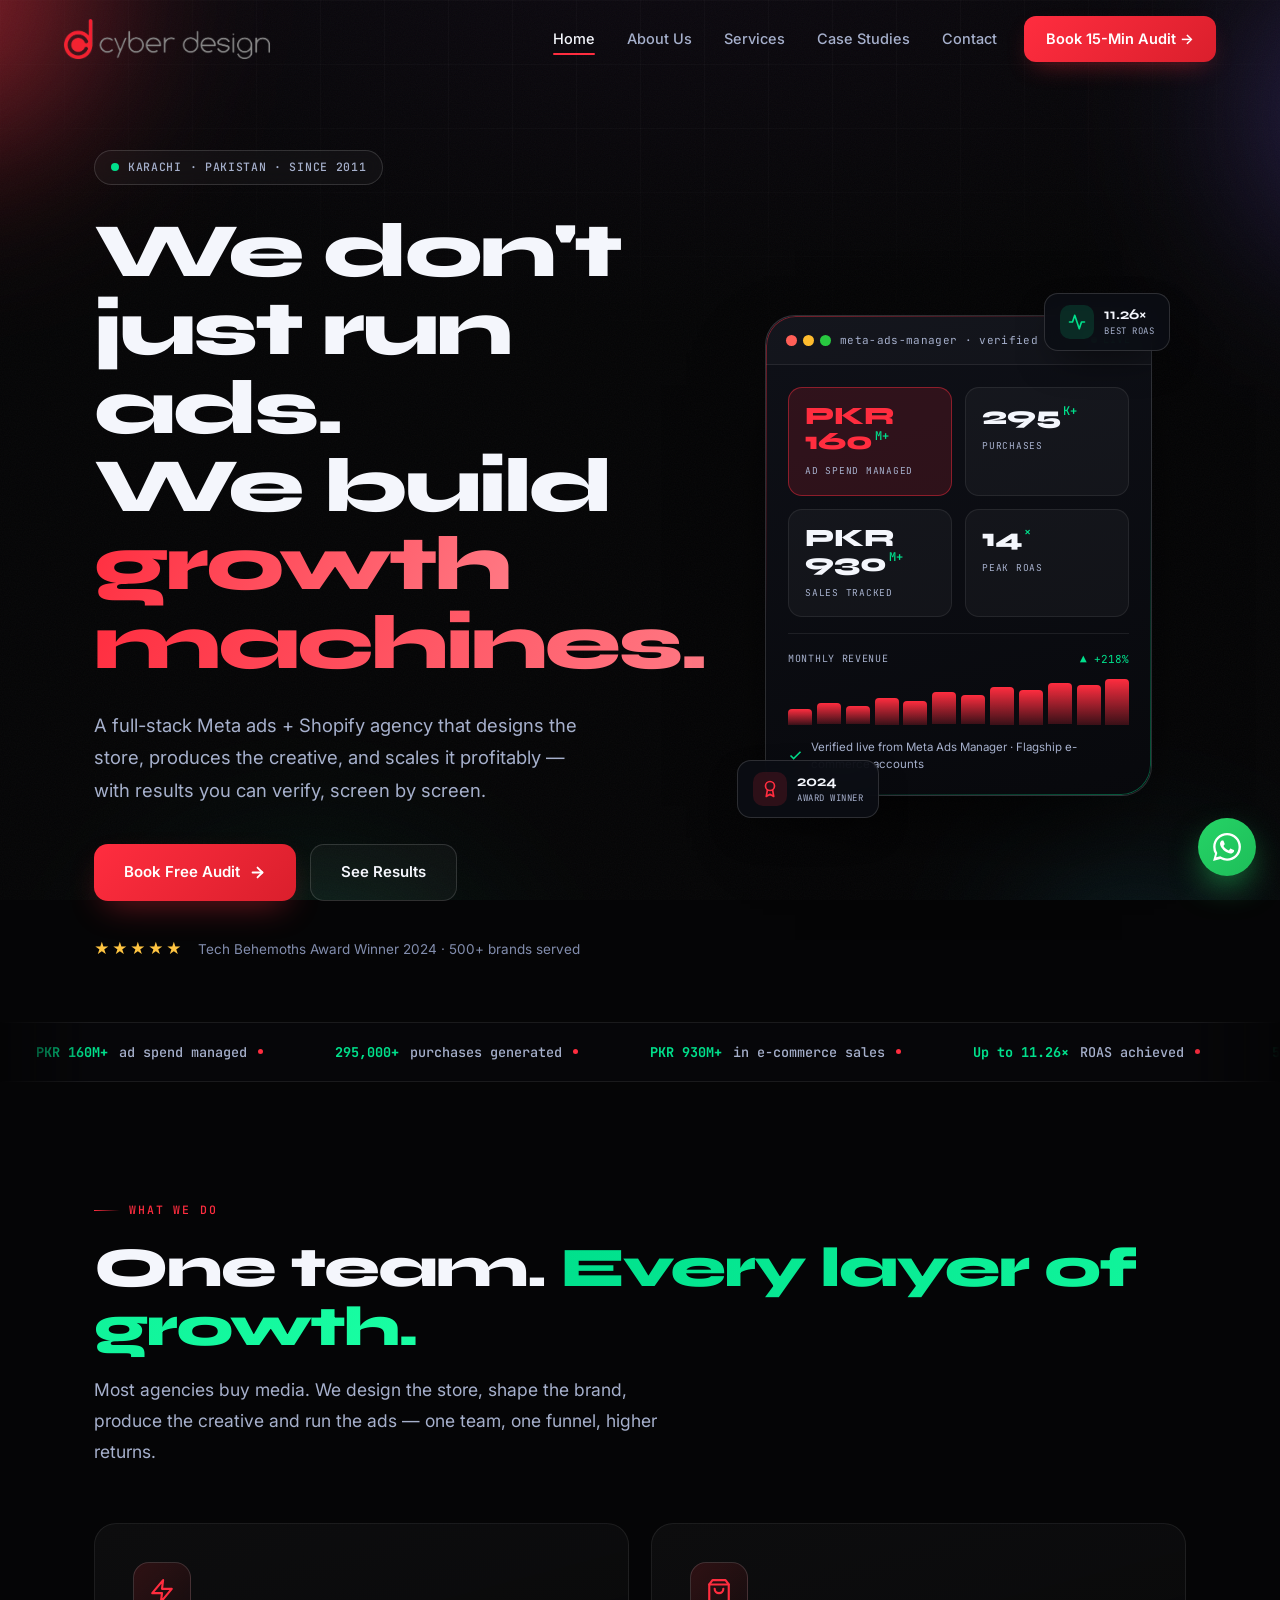
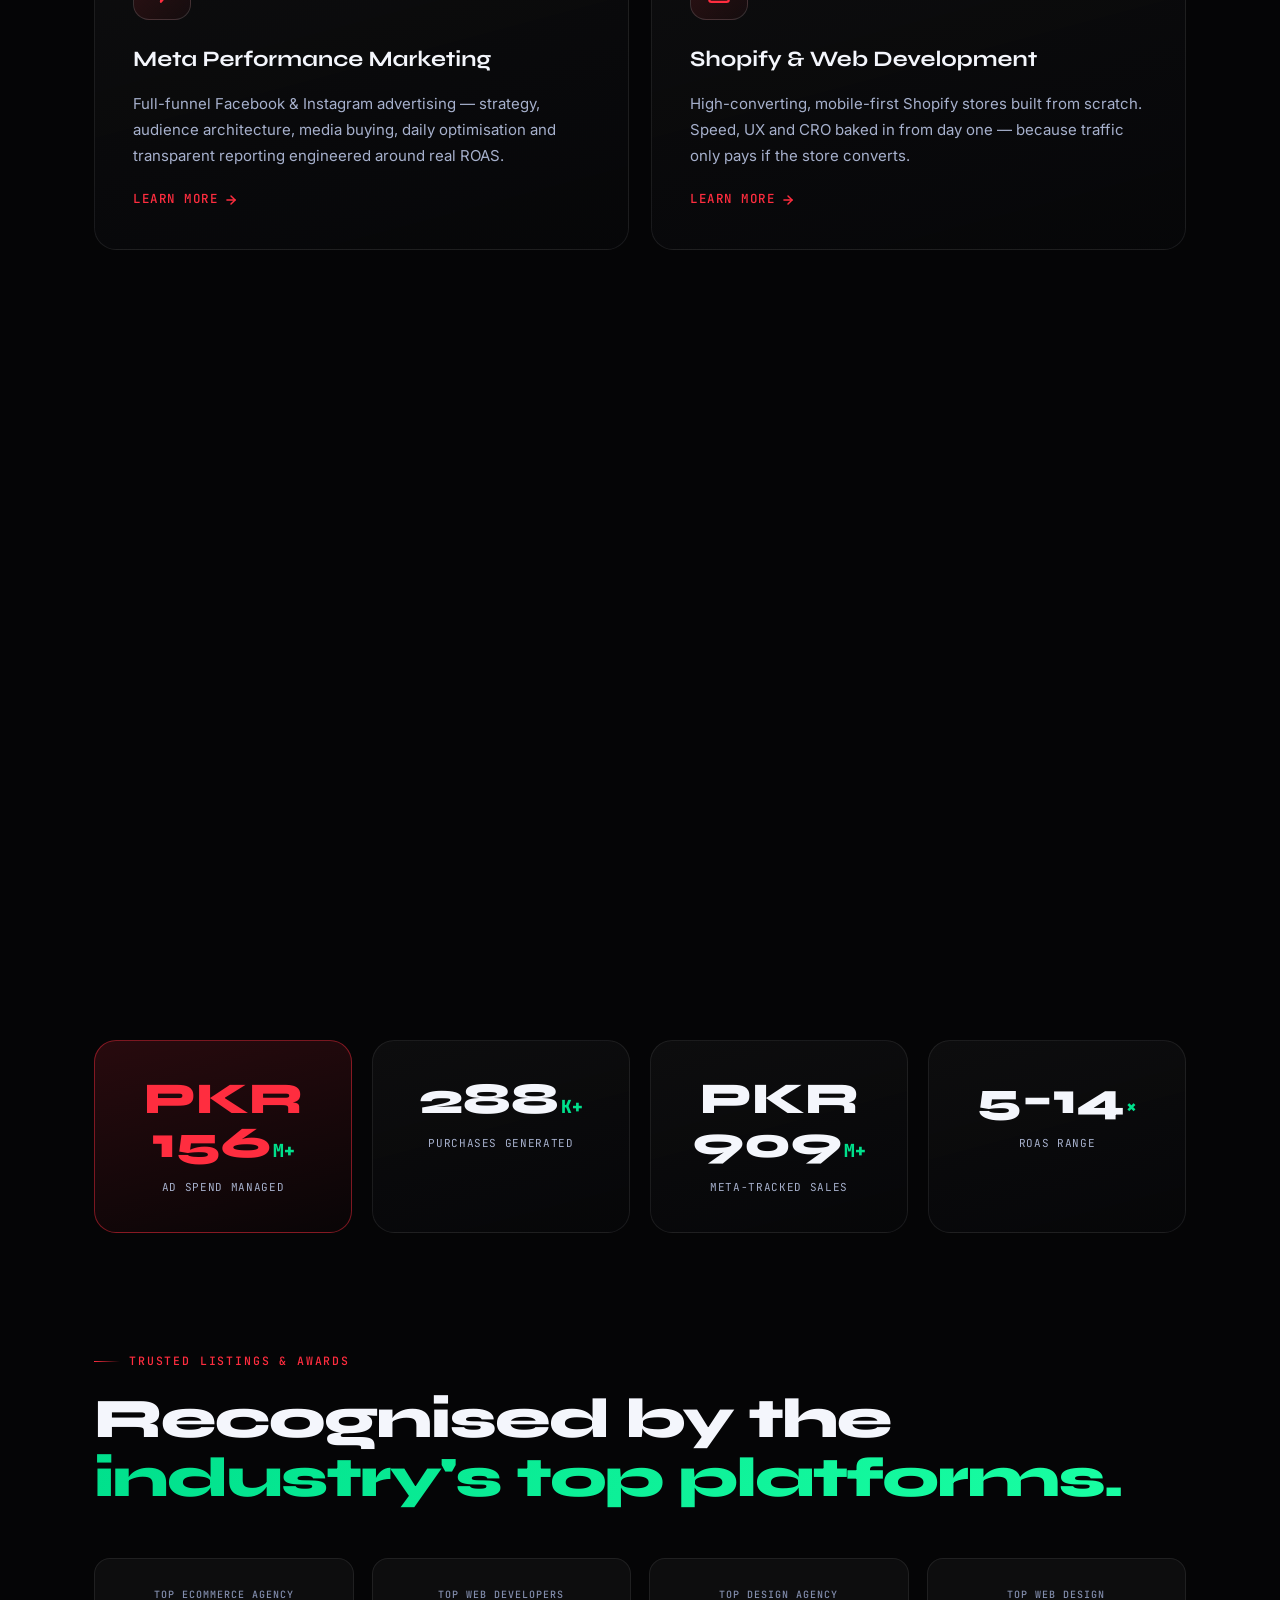
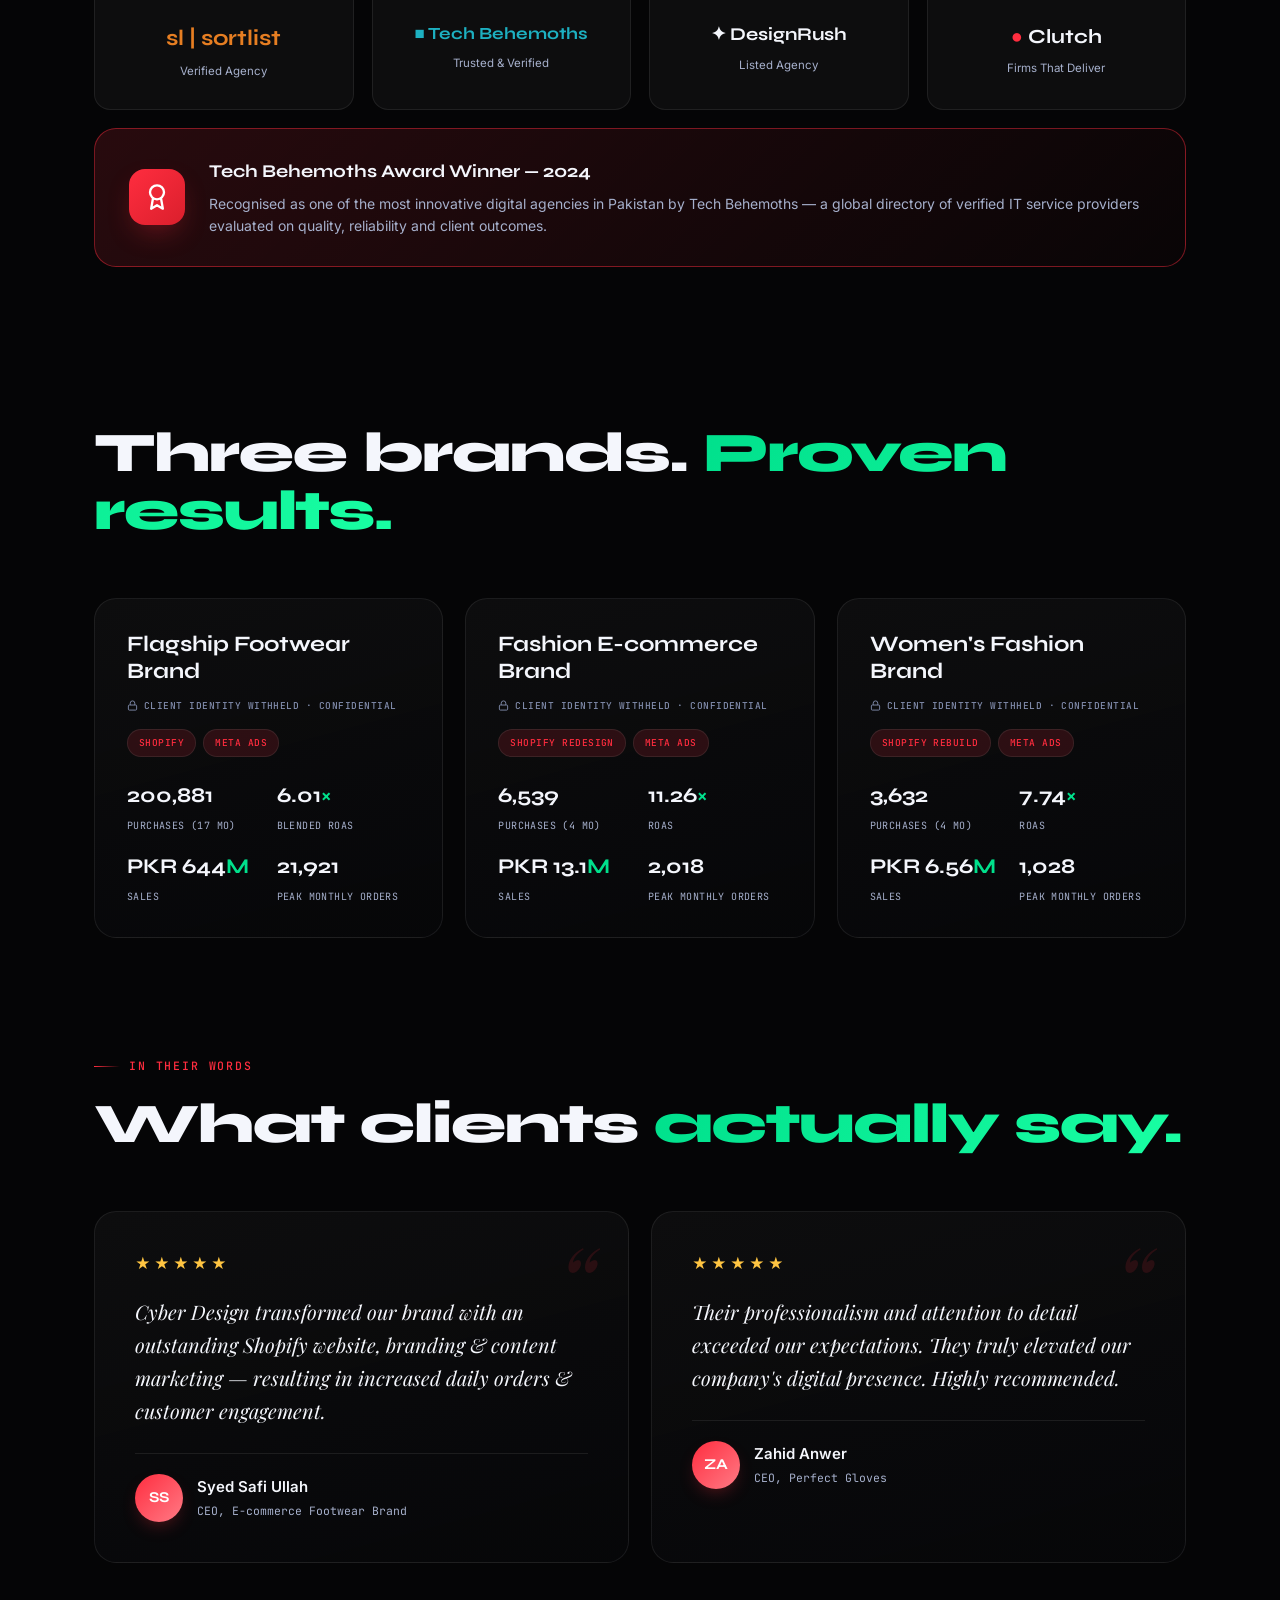
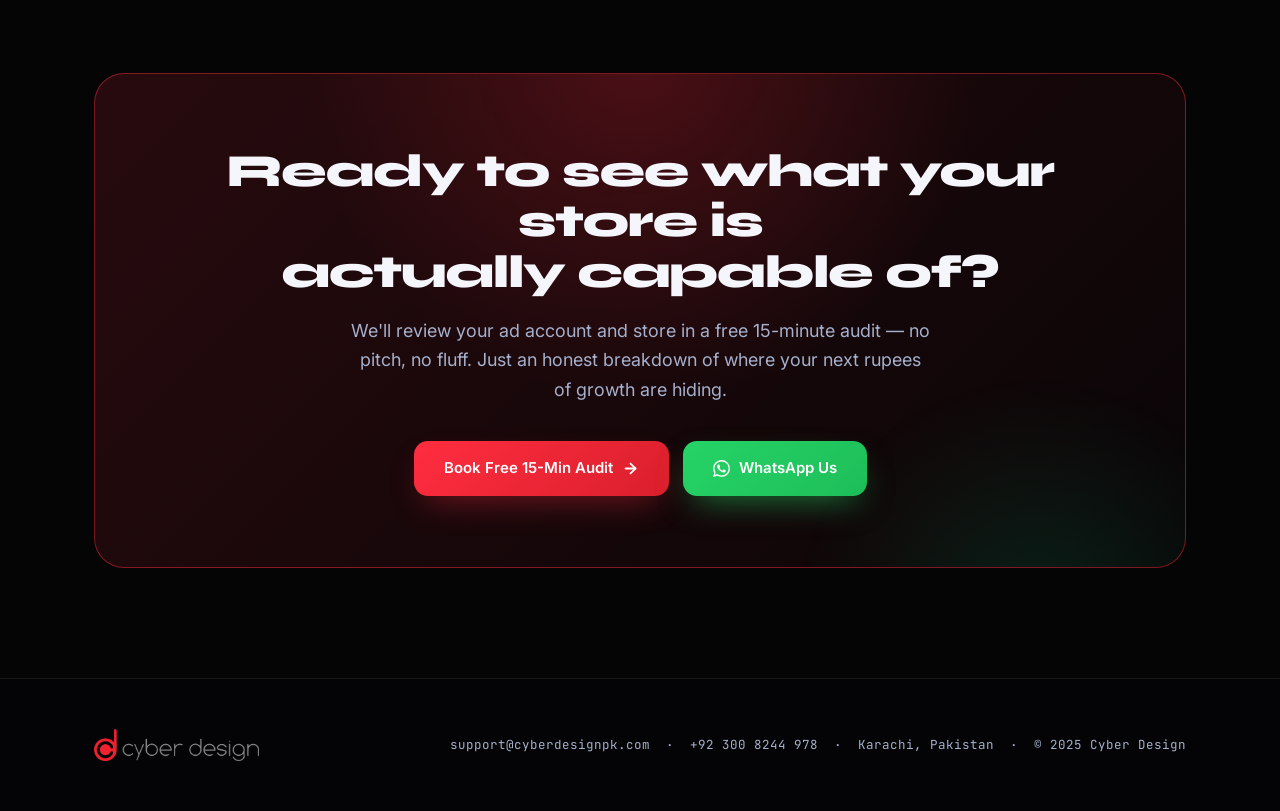
<file: index.html>
<!DOCTYPE html>
<html lang="en">
<head>
<meta charset="UTF-8">
<meta name="viewport" content="width=device-width,initial-scale=1">
<title>Cyber Design — Meta Ads & Shopify Growth Agency Karachi | Up to 11× ROAS</title>
<meta name="description" content="Pakistan's performance Meta ads agency. PKR 160M+ managed, 295K+ purchases, up to 11× ROAS — verified. Free 15-min audit. Karachi.">
<link rel="canonical" href="https://cyberdesignpk.com/">
<meta name="robots" content="index,follow,max-snippet:-1,max-image-preview:large">
<meta property="og:type" content="website">
<meta property="og:url" content="https://cyberdesignpk.com/">
<meta property="og:site_name" content="Cyber Design">
<meta property="og:title" content="Cyber Design — Meta Ads & Shopify Growth Agency Karachi | Up to 11× ROAS">
<meta property="og:description" content="Pakistan's performance Meta ads agency. PKR 160M+ managed, 295K+ purchases, up to 11× ROAS — verified. Free 15-min audit. Karachi.">
<meta property="og:image" content="https://cyberdesignpk.com/og-image.jpg">
<meta name="twitter:card" content="summary_large_image">
<meta name="twitter:title" content="Cyber Design — Meta Ads & Shopify Growth Agency Karachi | Up to 11× ROAS">
<meta name="twitter:description" content="Pakistan's performance Meta ads agency. PKR 160M+ managed, 295K+ purchases, up to 11× ROAS — verified. Free 15-min audit. Karachi.">
<link rel="icon" href="favicon.ico" sizes="any">
<link rel="icon" type="image/png" sizes="32x32" href="favicon-32.png">
<link rel="icon" type="image/png" sizes="16x16" href="favicon-16.png">
<link rel="icon" type="image/webp" href="cyberdesign-favicon.webp">
<link rel="apple-touch-icon" sizes="180x180" href="favicon-180.png">
<script type="application/ld+json">{
  "@context":"https://schema.org",
  "@type":["MarketingAgency","LocalBusiness"],
  "name":"Cyber Design",
  "url":"https://cyberdesignpk.com",
  "telephone":"+923008244978",
  "email":"support@cyberdesignpk.com",
  "foundingDate":"2011",
  "description":"Pakistan performance Meta ads and Shopify growth agency based in Karachi since 2011.",
  "areaServed":"Pakistan",
  "address":{"@type":"PostalAddress","addressLocality":"Karachi","addressCountry":"PK"},
  "award":"Tech Behemoths Award Winner 2024"
}</script>
<link rel="preconnect" href="https://fonts.googleapis.com">
<link rel="preconnect" href="https://fonts.gstatic.com" crossorigin>
<link rel="preload" as="style" href="https://fonts.googleapis.com/css2?family=Syne:wght@700;800&family=Inter:wght@400;500;600;700&family=JetBrains+Mono:wght@400;500;700&family=Playfair+Display:ital@1&display=swap">
<link rel="stylesheet" href="https://fonts.googleapis.com/css2?family=Syne:wght@700;800&family=Inter:wght@400;500;600;700&family=JetBrains+Mono:wght@400;500;700&family=Playfair+Display:ital@1&display=swap" media="print" onload="this.media='all'">
<noscript><link rel="stylesheet" href="https://fonts.googleapis.com/css2?family=Syne:wght@700;800&family=Inter:wght@400;500;600;700&family=JetBrains+Mono:wght@400;500;700&family=Playfair+Display:ital@1&display=swap"></noscript>
<link rel="stylesheet" href="styles.css?v=2">
<!-- Google tag (gtag.js) — deferred for performance -->
<script>
  window.dataLayer = window.dataLayer || [];
  function gtag(){dataLayer.push(arguments);}
  gtag('js', new Date());
  gtag('config', 'G-51XB3NVH1X');
  (function(){
    var loaded=false;
    function loadGA(){ if(loaded) return; loaded=true;
      var s=document.createElement('script'); s.async=true;
      s.src='https://www.googletagmanager.com/gtag/js?id=G-51XB3NVH1X';
      document.head.appendChild(s);
    }
    ['scroll','pointerdown','keydown','touchstart'].forEach(function(ev){
      window.addEventListener(ev, loadGA, {once:true, passive:true});
    });
    window.addEventListener('load', function(){ setTimeout(loadGA, 3000); });
  })();
</script>
</head>
<body>
<div class="bg-fx"><div class="aurora"><b class="b1"></b><b class="b2"></b><b class="b3"></b><b class="b4"></b></div></div>
<div class="grid-fx"></div>
<div class="noise-fx"></div>
<div class="spotlight" id="spot"></div>
<div class="scroll-bar" id="sbar"></div>

<nav id="nav"><div class="nav-inner">
  <div class="nav-logo"><a href="index.html"><img src="cyberdesign-logo.webp" alt="Cyber Design Agency Karachi" width="206" height="40" decoding="async" fetchpriority="high"></a></div>
  <div class="nav-links">
    <a href="index.html" class="cur">Home</a>
    <a href="about-us.html">About Us</a>
    <a href="services.html">Services</a>
    <a href="case-studies.html">Case Studies</a>
    <a href="contact.html">Contact</a>
    <a href="contact.html" class="nav-cta">Book 15-Min Audit →</a>
  </div>
  <div class="ham" id="ham"><span></span><span></span><span></span></div>
</div></nav>
<div class="mob-menu" id="mob">
  <a href="index.html" class="cur">Home</a>
  <a href="about-us.html">About Us</a>
  <a href="services.html">Services</a>
  <a href="case-studies.html">Case Studies</a>
  <a href="contact.html">Contact</a>
  <a href="contact.html" class="mob-cta">Book 15-Min Audit →</a>
</div>

<!-- ===== HERO ===== -->
<section class="pt-hero">
 <div class="wrap"><div class="hero-grid">
  <div class="hero">
   <div class="hero-badge"><span class="dot"></span>Karachi · Pakistan · Since 2011</div>
   <h1 id="heroH1">
     <span class="word" style="animation-delay:.05s">We</span> <span class="word" style="animation-delay:.12s">don't</span> <span class="word" style="animation-delay:.19s">just</span> <span class="word" style="animation-delay:.26s">run</span> <span class="word" style="animation-delay:.33s">ads.</span><br>
     <span class="word" style="animation-delay:.42s">We</span> <span class="word" style="animation-delay:.49s">build</span> <span class="word" style="animation-delay:.56s"><em>growth</em></span> <span class="word" style="animation-delay:.63s"><em>machines.</em></span>
   </h1>
   <p class="hero-sub">A full-stack Meta ads + Shopify agency that designs the store, produces the creative, and scales it profitably — with results you can verify, screen by screen.</p>
   <div class="hero-btns">
    <a class="btn btn-pri magnetic" href="contact.html">Book Free Audit
      <svg viewBox="0 0 24 24" fill="none" stroke="currentColor" stroke-width="2.5" stroke-linecap="round" stroke-linejoin="round"><line x1="5" y1="12" x2="19" y2="12"/><polyline points="12 5 19 12 12 19"/></svg></a>
    <a class="btn btn-sec magnetic" href="case-studies.html">See Results</a>
   </div>
   <div class="hero-foot">
    <span class="stars">★★★★★</span>
    <span class="ht">Tech Behemoths Award Winner 2024 · 500+ brands served</span>
   </div>
  </div>

  <div style="position:relative">
   <div class="hcard float">
    <div class="hc-bar"><div class="dots"><i></i><i></i><i></i></div><div class="lbl">meta-ads-manager · verified</div><div class="live">Live</div></div>
    <div class="hc-body">
     <div class="hc-stats">
      <div class="hc-stat hl"><div class="n" data-count="160" data-prefix="PKR "><span class="num">0</span><span class="sup">M+</span></div><div class="l">Ad Spend Managed</div></div>
      <div class="hc-stat"><div class="n" data-count="295"><span class="num">0</span><span class="sup">K+</span></div><div class="l">Purchases</div></div>
      <div class="hc-stat"><div class="n" data-count="930" data-prefix="PKR "><span class="num">0</span><span class="sup">M+</span></div><div class="l">Sales Tracked</div></div>
      <div class="hc-stat"><div class="n" data-count="14"><span class="num">0</span><span class="sup">×</span></div><div class="l">Peak ROAS</div></div>
     </div>
     <div class="hc-chart">
      <div class="ch-top"><span class="t">Monthly revenue</span><span class="v">▲ +218%</span></div>
      <div class="spark" id="spark"></div>
     </div>
     <div class="hc-verified">
      <svg viewBox="0 0 24 24" fill="none" stroke="currentColor" stroke-width="2.5"><polyline points="20 6 9 17 4 12"/></svg>
      Verified live from Meta Ads Manager · Flagship e-commerce accounts
     </div>
    </div>
   </div>
   <div class="chip-float chip-1">
     <div class="ic"><svg viewBox="0 0 24 24" fill="none" stroke="currentColor" stroke-width="2.2" stroke-linecap="round" stroke-linejoin="round"><polyline points="22 12 18 12 15 21 9 3 6 12 2 12"/></svg></div>
     <div><div class="ct">11.26×</div><div class="cl">Best ROAS</div></div>
   </div>
   <div class="chip-float chip-2">
     <div class="ic"><svg viewBox="0 0 24 24" fill="none" stroke="currentColor" stroke-width="2.2" stroke-linecap="round" stroke-linejoin="round"><circle cx="12" cy="8" r="6"/><path d="M15.5 13.5 17 22l-5-3-5 3 1.5-8.5"/></svg></div>
     <div><div class="ct">2024</div><div class="cl">Award Winner</div></div>
   </div>
  </div>
 </div></div>
</section>

<!-- ===== MARQUEE ===== -->
<div class="marquee"><div class="mq-track" id="mq">
  <span class="mq-item"><strong>PKR 160M+</strong> ad spend managed<span class="dot"></span></span>
  <span class="mq-item"><strong>295,000+</strong> purchases generated<span class="dot"></span></span>
  <span class="mq-item"><strong>PKR 930M+</strong> in e-commerce sales<span class="dot"></span></span>
  <span class="mq-item"><strong>Up to 11.26×</strong> ROAS achieved<span class="dot"></span></span>
  <span class="mq-item"><strong>500+</strong> brands served since 2011<span class="dot"></span></span>
  <span class="mq-item"><strong>Tech Behemoths</strong> Award Winner 2024<span class="dot"></span></span>
</div></div>

<!-- ===== SERVICES ===== -->
<section>
 <div class="wrap">
  <div class="eyebrow rev">What We Do</div>
  <h2 class="title rev">One team. <em>Every layer of growth.</em></h2>
  <p class="sub rev">Most agencies buy media. We design the store, shape the brand, produce the creative and run the ads — one team, one funnel, higher returns.</p>
  <div class="svc-grid">
   <a class="svc rev d1" href="meta-ads-agency-karachi.html">
     <div class="svc-ic"><svg viewBox="0 0 24 24" fill="none" stroke="currentColor" stroke-width="2" stroke-linecap="round" stroke-linejoin="round"><polygon points="13 2 3 14 12 14 11 22 21 10 12 10 13 2"/></svg></div>
     <h3>Meta Performance Marketing</h3>
     <p>Full-funnel Facebook &amp; Instagram advertising — strategy, audience architecture, media buying, daily optimisation and transparent reporting engineered around real ROAS.</p>
     <span class="svc-link">Learn more <svg viewBox="0 0 24 24" fill="none" stroke="currentColor" stroke-width="2.5" stroke-linecap="round" stroke-linejoin="round"><line x1="5" y1="12" x2="19" y2="12"/><polyline points="12 5 19 12 12 19"/></svg></span>
   </a>
   <a class="svc rev d2" href="shopify-development-karachi.html">
     <div class="svc-ic"><svg viewBox="0 0 24 24" fill="none" stroke="currentColor" stroke-width="2" stroke-linecap="round" stroke-linejoin="round"><path d="M6 2 3 6v14a2 2 0 0 0 2 2h14a2 2 0 0 0 2-2V6l-3-4z"/><line x1="3" y1="6" x2="21" y2="6"/><path d="M16 10a4 4 0 0 1-8 0"/></svg></div>
     <h3>Shopify &amp; Web Development</h3>
     <p>High-converting, mobile-first Shopify stores built from scratch. Speed, UX and CRO baked in from day one — because traffic only pays if the store converts.</p>
     <span class="svc-link">Learn more <svg viewBox="0 0 24 24" fill="none" stroke="currentColor" stroke-width="2.5" stroke-linecap="round" stroke-linejoin="round"><line x1="5" y1="12" x2="19" y2="12"/><polyline points="12 5 19 12 12 19"/></svg></span>
   </a>
   <a class="svc rev d1" href="branding-agency-karachi.html">
     <div class="svc-ic"><svg viewBox="0 0 24 24" fill="none" stroke="currentColor" stroke-width="2" stroke-linecap="round" stroke-linejoin="round"><path d="M12 3l1.9 5.8H20l-4.9 3.6 1.9 5.8L12 14.6 7 18.2l1.9-5.8L4 8.8h6.1z"/></svg></div>
     <h3>Branding &amp; Strategy</h3>
     <p>Distinct brand identities, positioning and visual systems that make every ad rupee work harder. When the brand is right, scaling becomes cheaper.</p>
     <span class="svc-link">Learn more <svg viewBox="0 0 24 24" fill="none" stroke="currentColor" stroke-width="2.5" stroke-linecap="round" stroke-linejoin="round"><line x1="5" y1="12" x2="19" y2="12"/><polyline points="12 5 19 12 12 19"/></svg></span>
   </a>
   <a class="svc rev d2" href="creative-photography-karachi.html">
     <div class="svc-ic"><svg viewBox="0 0 24 24" fill="none" stroke="currentColor" stroke-width="2" stroke-linecap="round" stroke-linejoin="round"><rect x="2" y="3" width="20" height="14" rx="2"/><polygon points="10 8 15 11 10 14 10 8" fill="currentColor" stroke="none"/><line x1="8" y1="21" x2="16" y2="21"/><line x1="12" y1="17" x2="12" y2="21"/></svg></div>
     <h3>Creative, Photography &amp; AI Video</h3>
     <p>Scroll-stopping product creative, short-form video and AI content built for the feed and proven to convert. In-house, account-specific — no recycled templates.</p>
     <span class="svc-link">Learn more <svg viewBox="0 0 24 24" fill="none" stroke="currentColor" stroke-width="2.5" stroke-linecap="round" stroke-linejoin="round"><line x1="5" y1="12" x2="19" y2="12"/><polyline points="12 5 19 12 12 19"/></svg></span>
   </a>
  </div>
 </div>
</section>

<!-- ===== PROOF ===== -->
<section style="padding-top:0">
 <div class="wrap">
  <div class="eyebrow rev">Proof of Results</div>
  <h2 class="title rev">Numbers from <em>real accounts.</em></h2>
  <p class="sub rev">Every figure below is pulled directly from Meta Ads Manager. No projections — verified data across our flagship Pakistan e-commerce accounts.</p>
  <div class="proof-grid">
   <div class="proof hl rev d1"><div class="n" data-count="160" data-prefix="PKR "><span class="num">0</span><span class="sup">M+</span></div><div class="l">Ad Spend Managed</div></div>
   <div class="proof rev d2"><div class="n" data-count="295"><span class="num">0</span><span class="sup">K+</span></div><div class="l">Purchases Generated</div></div>
   <div class="proof rev d3"><div class="n" data-count="930" data-prefix="PKR "><span class="num">0</span><span class="sup">M+</span></div><div class="l">Meta-Tracked Sales</div></div>
   <div class="proof rev d4"><div class="n">5–14<span class="sup">×</span></div><div class="l">ROAS Range</div></div>
  </div>
 </div>
</section>

<!-- ===== TRUST ===== -->
<section style="padding-top:0">
 <div class="wrap">
  <div class="eyebrow rev">Trusted Listings &amp; Awards</div>
  <h2 class="title rev">Recognised by the <em>industry's top platforms.</em></h2>
  <div class="trust-grid">
   <div class="trust rev d1"><div class="tl">Top eCommerce Agency</div><div class="tn" style="color:#E67E22;font-size:22px">sl | sortlist</div><div class="ts">Verified Agency</div></div>
   <div class="trust rev d2"><div class="tl">Top Web Developers</div><div class="tn" style="color:#1DB0C1;font-size:17px">■ Tech Behemoths</div><div class="ts">Trusted &amp; Verified</div></div>
   <div class="trust rev d3"><div class="tl">Top Design Agency</div><div class="tn" style="font-size:18px">✦ DesignRush</div><div class="ts">Listed Agency</div></div>
   <div class="trust rev d4"><div class="tl">Top Web Design</div><div class="tn" style="font-size:20px"><span style="color:var(--p)">●</span> Clutch</div><div class="ts">Firms That Deliver</div></div>
  </div>
  <div class="award rev">
    <div class="ai"><svg viewBox="0 0 24 24" fill="none" stroke="currentColor" stroke-width="2" stroke-linecap="round" stroke-linejoin="round"><circle cx="12" cy="8" r="6"/><path d="M15.5 13.5 17 22l-5-3-5 3 1.5-8.5"/></svg></div>
    <div><div class="at">Tech Behemoths Award Winner — 2024</div><div class="ad">Recognised as one of the most innovative digital agencies in Pakistan by Tech Behemoths — a global directory of verified IT service providers evaluated on quality, reliability and client outcomes.</div></div>
  </div>
 </div>
</section>

<!-- ===== CASE STUDIES ===== -->
<section style="padding-top:0">
 <div class="wrap">
  <div class="eyebrow rev">Client Success Stories</div>
  <h2 class="title rev">Three brands. <em>Proven results.</em></h2>
  <div class="cs-grid">
   <a class="cs rev d1" href="case-studies.html">
     <div class="cs-brand">Flagship Footwear Brand</div>
     <div class="cs-conf"><svg viewBox="0 0 24 24" fill="none" stroke="currentColor" stroke-width="2"><rect x="3" y="11" width="18" height="11" rx="2"/><path d="M7 11V7a5 5 0 0 1 10 0v4"/></svg>Client identity withheld · Confidential</div>
     <div class="cs-tags"><span>Shopify</span><span>Meta Ads</span></div>
     <div class="cs-stats"><div class="cs-stat"><div class="n">200,881</div><div class="l">Purchases (17 mo)</div></div><div class="cs-stat"><div class="n">6.01<span class="g">×</span></div><div class="l">Blended ROAS</div></div><div class="cs-stat"><div class="n">PKR 644<span class="g">M</span></div><div class="l">Sales</div></div><div class="cs-stat"><div class="n">21,921</div><div class="l">Peak Monthly Orders</div></div></div>
   </a>
   <a class="cs rev d2" href="case-studies.html">
     <div class="cs-brand">Fashion E-commerce Brand</div>
     <div class="cs-conf"><svg viewBox="0 0 24 24" fill="none" stroke="currentColor" stroke-width="2"><rect x="3" y="11" width="18" height="11" rx="2"/><path d="M7 11V7a5 5 0 0 1 10 0v4"/></svg>Client identity withheld · Confidential</div>
     <div class="cs-tags"><span>Shopify Redesign</span><span>Meta Ads</span></div>
     <div class="cs-stats"><div class="cs-stat"><div class="n">6,539</div><div class="l">Purchases (4 mo)</div></div><div class="cs-stat"><div class="n">11.26<span class="g">×</span></div><div class="l">ROAS</div></div><div class="cs-stat"><div class="n">PKR 13.1<span class="g">M</span></div><div class="l">Sales</div></div><div class="cs-stat"><div class="n">2,018</div><div class="l">Peak Monthly Orders</div></div></div>
   </a>
   <a class="cs rev d3" href="case-studies.html">
     <div class="cs-brand">Women's Fashion Brand</div>
     <div class="cs-conf"><svg viewBox="0 0 24 24" fill="none" stroke="currentColor" stroke-width="2"><rect x="3" y="11" width="18" height="11" rx="2"/><path d="M7 11V7a5 5 0 0 1 10 0v4"/></svg>Client identity withheld · Confidential</div>
     <div class="cs-tags"><span>Shopify Rebuild</span><span>Meta Ads</span></div>
     <div class="cs-stats"><div class="cs-stat"><div class="n">3,632</div><div class="l">Purchases (4 mo)</div></div><div class="cs-stat"><div class="n">7.74<span class="g">×</span></div><div class="l">ROAS</div></div><div class="cs-stat"><div class="n">PKR 6.56<span class="g">M</span></div><div class="l">Sales</div></div><div class="cs-stat"><div class="n">1,028</div><div class="l">Peak Monthly Orders</div></div></div>
   </a>
  </div>
 </div>
</section>

<!-- ===== TESTIMONIALS ===== -->
<section style="padding-top:0">
 <div class="wrap">
  <div class="eyebrow rev">In Their Words</div>
  <h2 class="title rev">What clients <em>actually say.</em></h2>
  <div class="testi-grid">
   <div class="testi rev d1"><div class="q">“</div><div class="stars">★★★★★</div><blockquote>Cyber Design transformed our brand with an outstanding Shopify website, branding &amp; content marketing — resulting in increased daily orders &amp; customer engagement.</blockquote><div class="auth"><div class="av">SS</div><div><div class="nm">Syed Safi Ullah</div><div class="ro">CEO, E-commerce Footwear Brand</div></div></div></div>
   <div class="testi rev d2"><div class="q">“</div><div class="stars">★★★★★</div><blockquote>Their professionalism and attention to detail exceeded our expectations. They truly elevated our company's digital presence. Highly recommended.</blockquote><div class="auth"><div class="av">ZA</div><div><div class="nm">Zahid Anwer</div><div class="ro">CEO, Perfect Gloves</div></div></div></div>
  </div>
 </div>
</section>

<!-- ===== CTA ===== -->
<section style="padding-top:0;padding-bottom:110px">
 <div class="wrap"><div class="cta rev">
  <h2>Ready to see what your store is<br>actually capable of?</h2>
  <p>We'll review your ad account and store in a free 15-minute audit — no pitch, no fluff. Just an honest breakdown of where your next rupees of growth are hiding.</p>
  <div class="cta-btns">
   <a class="btn btn-pri magnetic" href="contact.html">Book Free 15-Min Audit
     <svg viewBox="0 0 24 24" fill="none" stroke="currentColor" stroke-width="2.5" stroke-linecap="round" stroke-linejoin="round"><line x1="5" y1="12" x2="19" y2="12"/><polyline points="12 5 19 12 12 19"/></svg></a>
   <a class="btn btn-wa magnetic" href="https://wa.me/923008244978" target="_blank" rel="noopener">
     <svg viewBox="0 0 24 24" fill="currentColor"><path d="M.057 24l1.687-6.163a11.867 11.867 0 0 1-1.587-5.946C.16 5.335 5.495 0 12.05 0a11.817 11.817 0 0 1 8.413 3.488 11.824 11.824 0 0 1 3.48 8.414c-.003 6.557-5.338 11.892-11.893 11.892a11.9 11.9 0 0 1-5.688-1.448L.057 24zm6.597-3.807c1.676.995 3.276 1.591 5.392 1.592 5.448 0 9.886-4.434 9.889-9.885.002-5.462-4.415-9.89-9.881-9.892-5.452 0-9.887 4.434-9.889 9.884a9.86 9.86 0 0 0 1.51 5.26l-.999 3.648 3.488-.916zm11.387-5.464c-.074-.124-.272-.198-.57-.347-.297-.149-1.758-.868-2.031-.967-.272-.099-.47-.149-.669.149-.198.297-.768.967-.941 1.165-.173.198-.347.223-.644.074-.297-.149-1.255-.462-2.39-1.475-.883-.788-1.48-1.761-1.653-2.059-.173-.297-.018-.458.13-.606.134-.133.297-.347.446-.521.151-.172.2-.296.3-.495.099-.198.05-.372-.025-.521-.075-.148-.669-1.611-.916-2.206-.242-.579-.487-.501-.669-.51l-.57-.01c-.198 0-.52.074-.792.372s-1.04 1.016-1.04 2.479 1.065 2.876 1.213 3.074c.149.198 2.095 3.2 5.076 4.487.709.306 1.263.489 1.694.625.712.227 1.36.195 1.872.118.571-.085 1.758-.719 2.006-1.413.247-.694.247-1.289.173-1.413z"/></svg>
     WhatsApp Us</a>
  </div>
 </div></div>
</section>

<footer><div class="foot">
  <div class="nav-logo"><a href="index.html"><img src="cyberdesign-logo.webp" alt="Cyber Design" style="height:32px;width:auto;filter:brightness(1.1)" loading="lazy"></a></div>
  <div class="fr">support@cyberdesignpk.com &nbsp;·&nbsp; +92 300 8244 978 &nbsp;·&nbsp; Karachi, Pakistan &nbsp;·&nbsp; © 2025 Cyber Design</div>
</div></footer>

<a class="wa-float magnetic" href="https://wa.me/923008244978" target="_blank" rel="noopener" aria-label="Chat on WhatsApp">
  <svg viewBox="0 0 24 24" fill="currentColor"><path d="M.057 24l1.687-6.163a11.867 11.867 0 0 1-1.587-5.946C.16 5.335 5.495 0 12.05 0a11.817 11.817 0 0 1 8.413 3.488 11.824 11.824 0 0 1 3.48 8.414c-.003 6.557-5.338 11.892-11.893 11.892a11.9 11.9 0 0 1-5.688-1.448L.057 24zm6.597-3.807c1.676.995 3.276 1.591 5.392 1.592 5.448 0 9.886-4.434 9.889-9.885.002-5.462-4.415-9.89-9.881-9.892-5.452 0-9.887 4.434-9.889 9.884a9.86 9.86 0 0 0 1.51 5.26l-.999 3.648 3.488-.916zm11.387-5.464c-.074-.124-.272-.198-.57-.347-.297-.149-1.758-.868-2.031-.967-.272-.099-.47-.149-.669.149-.198.297-.768.967-.941 1.165-.173.198-.347.223-.644.074-.297-.149-1.255-.462-2.39-1.475-.883-.788-1.48-1.761-1.653-2.059-.173-.297-.018-.458.13-.606.134-.133.297-.347.446-.521.151-.172.2-.296.3-.495.099-.198.05-.372-.025-.521-.075-.148-.669-1.611-.916-2.206-.242-.579-.487-.501-.669-.51l-.57-.01c-.198 0-.52.074-.792.372s-1.04 1.016-1.04 2.479 1.065 2.876 1.213 3.074c.149.198 2.095 3.2 5.076 4.487.709.306 1.263.489 1.694.625.712.227 1.36.195 1.872.118.571-.085 1.758-.719 2.006-1.413.247-.694.247-1.289.173-1.413z"/></svg>
</a>

<script src="app.js?v=2"></script>
</body>
</html>
</file>
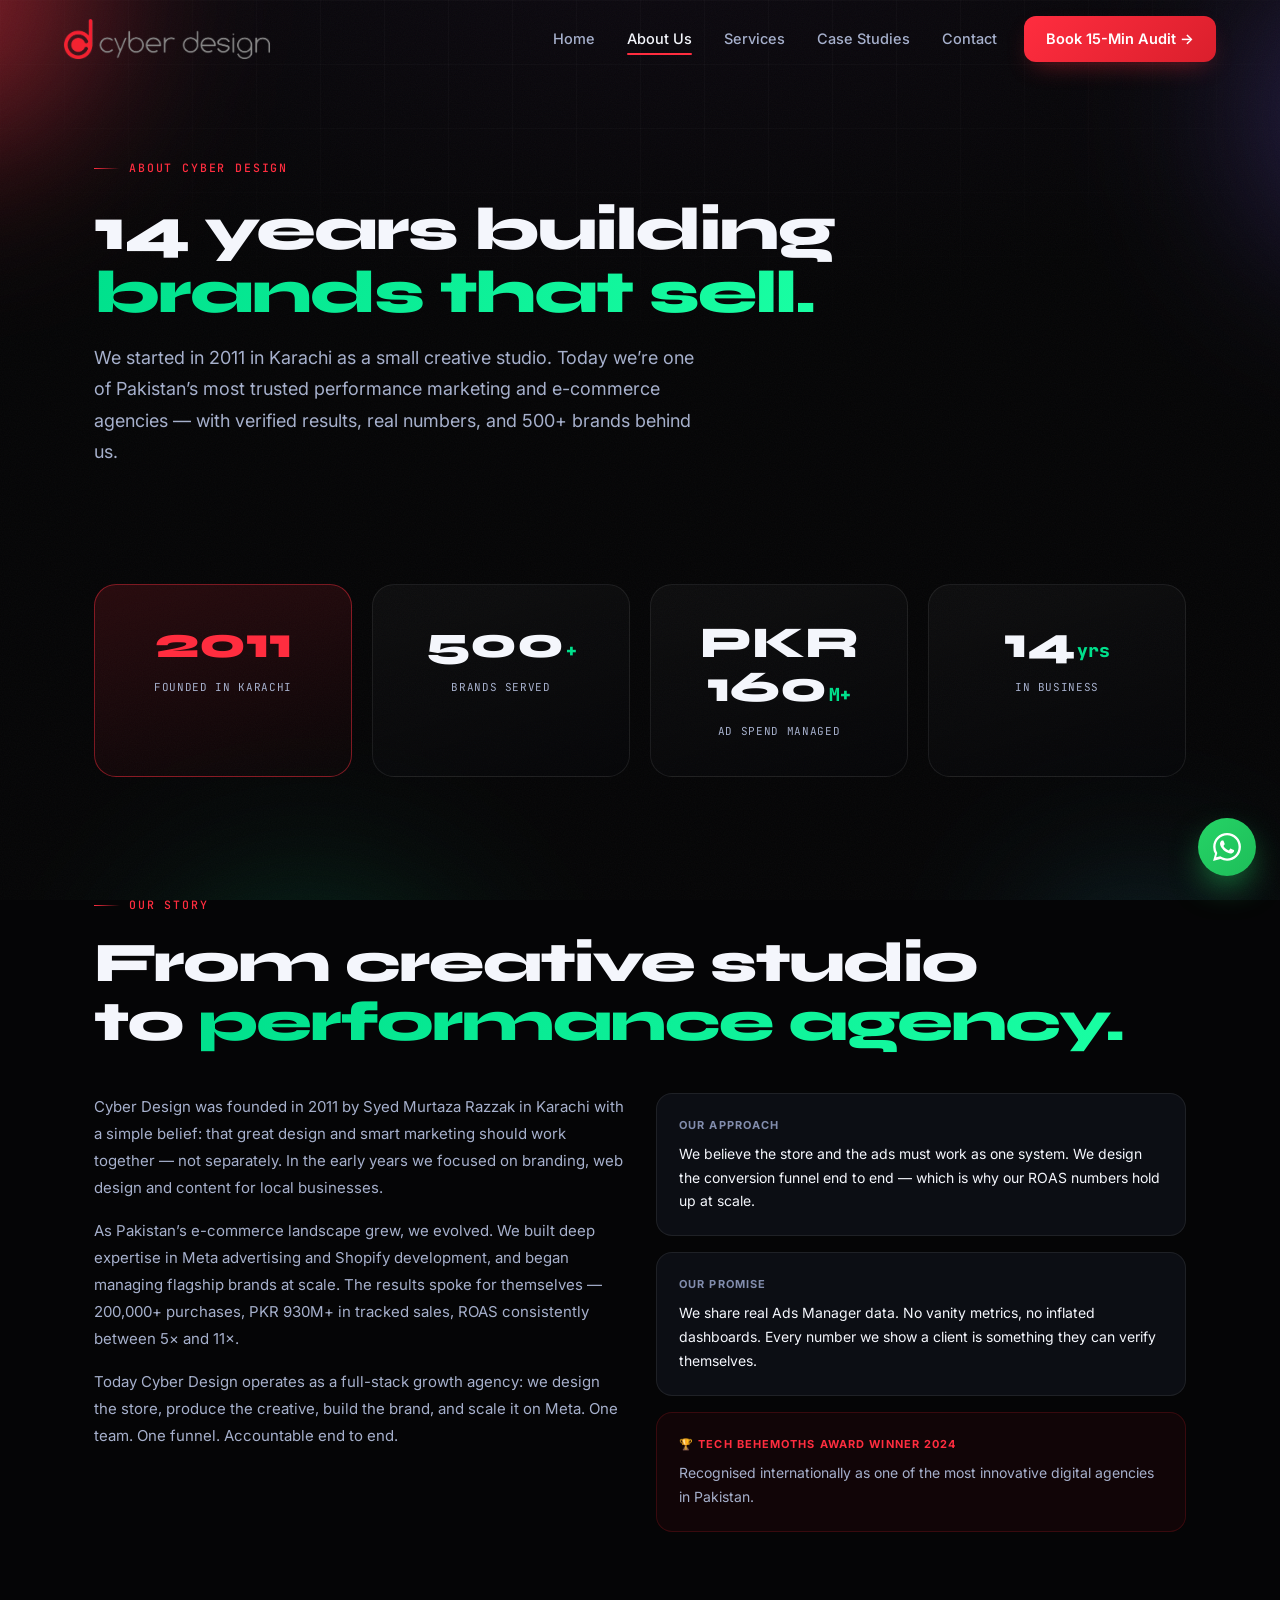
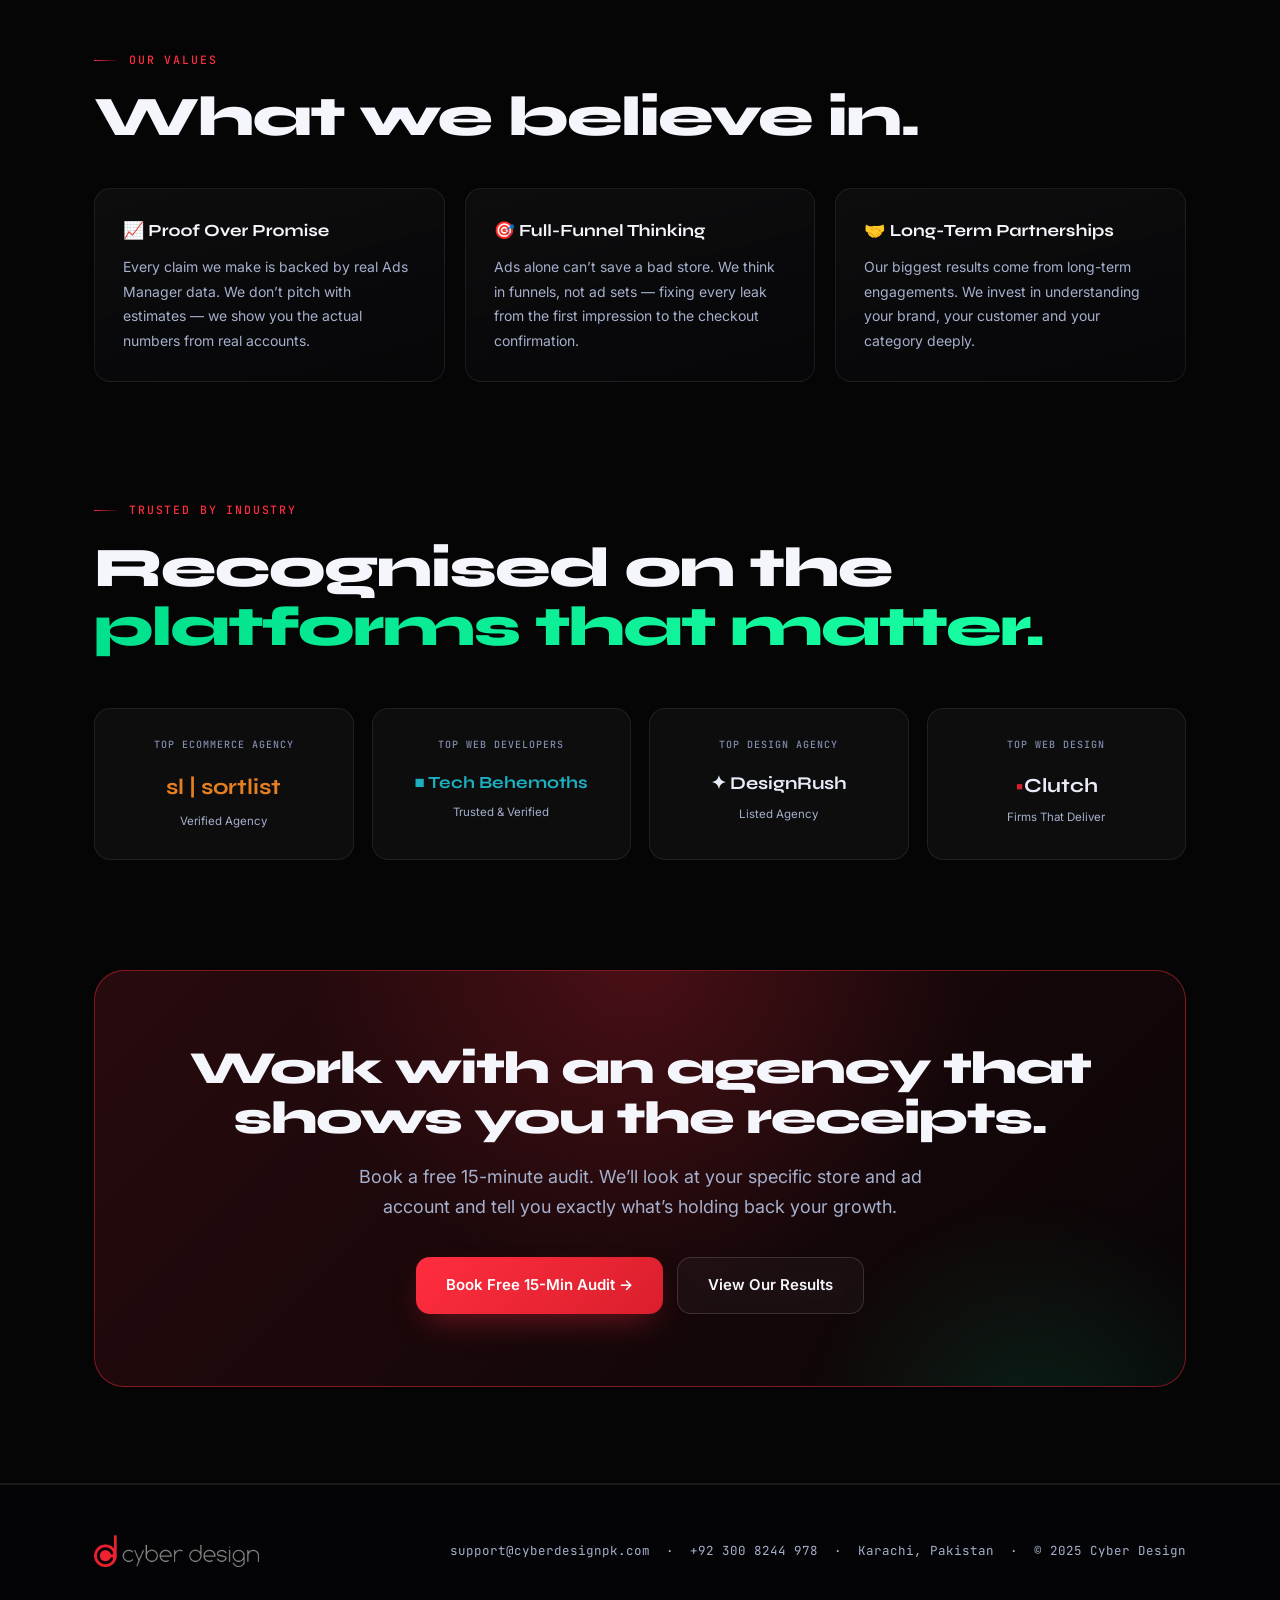
<file: about-us.html>
<!DOCTYPE html>
<html lang="en">
<head>
<meta charset="UTF-8">
<meta name="viewport" content="width=device-width,initial-scale=1">
<title>About Cyber Design | Digital Agency Karachi Since 2011 | Meta Ads & Shopify</title>
<meta name="description" content="Cyber Design is a Karachi-based performance marketing agency founded in 2011. 500+ brands served, PKR 160M+ ad spend managed, Tech Behemoths Award Winner 2024.">
<link rel="canonical" href="https://cyberdesignpk.com/about-us.html">
<meta name="robots" content="index,follow,max-snippet:-1,max-image-preview:large">
<meta property="og:type" content="website">
<meta property="og:url" content="https://cyberdesignpk.com/about-us.html">
<meta property="og:site_name" content="Cyber Design">
<meta property="og:title" content="About Cyber Design | Digital Agency Karachi Since 2011 | Meta Ads & Shopify">
<meta property="og:description" content="Cyber Design is a Karachi-based performance marketing agency founded in 2011. 500+ brands served, PKR 160M+ ad spend managed, Tech Behemoths Award Winner 2024.">
<meta property="og:image" content="https://cyberdesignpk.com/og-image.jpg">
<meta name="twitter:card" content="summary_large_image">
<meta name="twitter:title" content="About Cyber Design | Digital Agency Karachi Since 2011 | Meta Ads & Shopify">
<meta name="twitter:description" content="Cyber Design is a Karachi-based performance marketing agency founded in 2011. 500+ brands served, PKR 160M+ ad spend managed, Tech Behemoths Award Winner 2024.">
<link rel="icon" href="favicon.ico" sizes="any">
<link rel="icon" type="image/png" sizes="32x32" href="favicon-32.png">
<link rel="icon" type="image/png" sizes="16x16" href="favicon-16.png">
<link rel="icon" type="image/webp" href="cyberdesign-favicon.webp">
<link rel="apple-touch-icon" sizes="180x180" href="favicon-180.png">
<script type="application/ld+json">{
  "@context":"https://schema.org",
  "@type":["MarketingAgency","LocalBusiness"],
  "name":"Cyber Design",
  "url":"https://cyberdesignpk.com",
  "telephone":"+923008244978",
  "email":"support@cyberdesignpk.com",
  "foundingDate":"2011",
  "description":"Pakistan performance Meta ads and Shopify growth agency based in Karachi since 2011.",
  "areaServed":"Pakistan",
  "address":{"@type":"PostalAddress","addressLocality":"Karachi","addressCountry":"PK"},
  "award":"Tech Behemoths Award Winner 2024"
}</script>
<link rel="preconnect" href="https://fonts.googleapis.com">
<link rel="preconnect" href="https://fonts.gstatic.com" crossorigin>
<link rel="preload" as="style" href="https://fonts.googleapis.com/css2?family=Syne:wght@700;800&family=Inter:wght@400;500;600;700&family=JetBrains+Mono:wght@400;500;700&family=Playfair+Display:ital@1&display=swap">
<link rel="stylesheet" href="https://fonts.googleapis.com/css2?family=Syne:wght@700;800&family=Inter:wght@400;500;600;700&family=JetBrains+Mono:wght@400;500;700&family=Playfair+Display:ital@1&display=swap" media="print" onload="this.media='all'">
<noscript><link rel="stylesheet" href="https://fonts.googleapis.com/css2?family=Syne:wght@700;800&family=Inter:wght@400;500;600;700&family=JetBrains+Mono:wght@400;500;700&family=Playfair+Display:ital@1&display=swap"></noscript>
<link rel="stylesheet" href="styles.css?v=2">
<!-- Google tag (gtag.js) — deferred for performance -->
<script>
  window.dataLayer = window.dataLayer || [];
  function gtag(){dataLayer.push(arguments);}
  gtag('js', new Date());
  gtag('config', 'G-51XB3NVH1X');
  (function(){
    var loaded=false;
    function loadGA(){ if(loaded) return; loaded=true;
      var s=document.createElement('script'); s.async=true;
      s.src='https://www.googletagmanager.com/gtag/js?id=G-51XB3NVH1X';
      document.head.appendChild(s);
    }
    ['scroll','pointerdown','keydown','touchstart'].forEach(function(ev){
      window.addEventListener(ev, loadGA, {once:true, passive:true});
    });
    window.addEventListener('load', function(){ setTimeout(loadGA, 3000); });
  })();
</script>
</head>
<body>
<div class="bg-fx"><div class="aurora"><b class="b1"></b><b class="b2"></b><b class="b3"></b><b class="b4"></b></div></div>
<div class="grid-fx"></div>
<div class="noise-fx"></div>
<div class="spotlight" id="spot"></div>
<div class="scroll-bar" id="sbar"></div>
<nav id="nav"><div class="nav-inner">
  <div class="nav-logo"><a href="index.html"><img src="cyberdesign-logo.webp" alt="Cyber Design Agency Karachi" width="206" height="40" decoding="async" fetchpriority="high"></a></div>
  <div class="nav-links"><a href="index.html">Home</a><a href="about-us.html" class="cur">About Us</a><a href="services.html">Services</a><a href="case-studies.html">Case Studies</a><a href="contact.html">Contact</a><a href="contact.html" class="nav-cta">Book 15-Min Audit →</a></div>
  <div class="ham" id="ham"><span></span><span></span><span></span></div>
</div></nav>
<div class="mob-menu" id="mob"><a href="index.html">Home</a><a href="about-us.html" class="cur">About Us</a><a href="services.html">Services</a><a href="case-studies.html">Case Studies</a><a href="contact.html">Contact</a><a href="contact.html" class="mob-cta">Book 15-Min Audit →</a></div>
<section class="pt-hero">
 <div class="wrap">
  <div class="rev sec-label">About Cyber Design</div>
  <h1 class="rev sec-title" style="font-size:clamp(36px,5vw,60px)">14 years building<br><em>brands that sell.</em></h1>
  <p class="rev sec-sub" style="font-size:18px">We started in 2011 in Karachi as a small creative studio. Today we&rsquo;re one of Pakistan&rsquo;s most trusted performance marketing and e-commerce agencies &mdash; with verified results, real numbers, and 500+ brands behind us.</p>
 </div>
</section>
<section style="padding-top:0">
 <div class="wrap">
  <div class="rev proof-grid">
   <div class="proof-card hl"><div class="n">2011</div><div class="l">Founded in Karachi</div></div>
   <div class="proof-card"><div class="n">500<span class="sup">+</span></div><div class="l">Brands Served</div></div>
   <div class="proof-card"><div class="n">PKR 160<span class="sup">M+</span></div><div class="l">Ad Spend Managed</div></div>
   <div class="proof-card"><div class="n">14<span class="sup">yrs</span></div><div class="l">In Business</div></div>
  </div>
 </div>
</section>
<section style="padding-top:0">
 <div class="wrap">
  <div class="rev sec-label">Our Story</div>
  <h2 class="rev sec-title">From creative studio<br>to <em>performance agency.</em></h2>
  <div class="r2col" style="margin-top:40px">
   <div>
    <p style="font-size:15px;color:var(--mu);line-height:1.8;margin-bottom:16px">Cyber Design was founded in 2011 by Syed Murtaza Razzak in Karachi with a simple belief: that great design and smart marketing should work together &mdash; not separately. In the early years we focused on branding, web design and content for local businesses.</p>
    <p style="font-size:15px;color:var(--mu);line-height:1.8;margin-bottom:16px">As Pakistan&rsquo;s e-commerce landscape grew, we evolved. We built deep expertise in Meta advertising and Shopify development, and began managing flagship brands at scale. The results spoke for themselves &mdash; 200,000+ purchases, PKR 930M+ in tracked sales, ROAS consistently between 5&times; and 11&times;.</p>
    <p style="font-size:15px;color:var(--mu);line-height:1.8">Today Cyber Design operates as a full-stack growth agency: we design the store, produce the creative, build the brand, and scale it on Meta. One team. One funnel. Accountable end to end.</p>
   </div>
   <div style="display:flex;flex-direction:column;gap:16px">
    <div style="background:var(--bg1);border:1px solid var(--bd);border-radius:var(--rad);padding:22px"><div style="font-size:11px;color:var(--mu2);font-weight:700;letter-spacing:.1em;text-transform:uppercase;margin-bottom:8px">Our Approach</div><p style="font-size:14px;color:var(--tx);line-height:1.7">We believe the store and the ads must work as one system. We design the conversion funnel end to end &mdash; which is why our ROAS numbers hold up at scale.</p></div>
    <div style="background:var(--bg1);border:1px solid var(--bd);border-radius:var(--rad);padding:22px"><div style="font-size:11px;color:var(--mu2);font-weight:700;letter-spacing:.1em;text-transform:uppercase;margin-bottom:8px">Our Promise</div><p style="font-size:14px;color:var(--tx);line-height:1.7">We share real Ads Manager data. No vanity metrics, no inflated dashboards. Every number we show a client is something they can verify themselves.</p></div>
    <div style="background:rgba(218,31,44,.06);border:1px solid rgba(218,31,44,.2);border-radius:var(--rad);padding:22px"><div style="font-size:11px;color:var(--p);font-weight:700;letter-spacing:.1em;text-transform:uppercase;margin-bottom:8px">&#127942; Tech Behemoths Award Winner 2024</div><p style="font-size:14px;color:var(--mu);line-height:1.7">Recognised internationally as one of the most innovative digital agencies in Pakistan.</p></div>
   </div>
  </div>
 </div>
</section>
<section style="padding-top:0">
 <div class="wrap">
  <div class="rev sec-label">Our Values</div>
  <h2 class="rev sec-title">What we believe in.</h2>
  <div class="rev val-grid">
   <div class="val-card"><h4>&#128200; Proof Over Promise</h4><p>Every claim we make is backed by real Ads Manager data. We don&rsquo;t pitch with estimates &mdash; we show you the actual numbers from real accounts.</p></div>
   <div class="val-card"><h4>&#127919; Full-Funnel Thinking</h4><p>Ads alone can&rsquo;t save a bad store. We think in funnels, not ad sets &mdash; fixing every leak from the first impression to the checkout confirmation.</p></div>
   <div class="val-card"><h4>&#129309; Long-Term Partnerships</h4><p>Our biggest results come from long-term engagements. We invest in understanding your brand, your customer and your category deeply.</p></div>
  </div>
 </div>
</section>
<section style="padding-top:0">
 <div class="wrap">
  <div class="rev sec-label">Trusted By Industry</div>
  <h2 class="rev sec-title">Recognised on the <em>platforms that matter.</em></h2>
  <div class="rev trust-grid">
   <div class="trust-card"><div class="trust-badge-label">Top eCommerce Agency</div><div class="trust-badge-name" style="color:#E67E22;font-size:22px">sl | sortlist</div><div class="trust-badge-sub">Verified Agency</div></div>
   <div class="trust-card"><div class="trust-badge-label">Top Web Developers</div><div class="trust-badge-name" style="color:#1DB0C1;font-size:17px">&#9632; Tech Behemoths</div><div class="trust-badge-sub">Trusted &amp; Verified</div></div>
   <div class="trust-card"><div class="trust-badge-label">Top Design Agency</div><div class="trust-badge-name" style="color:#E8ECF8;font-size:18px">&#10022; DesignRush</div><div class="trust-badge-sub">Listed Agency</div></div>
   <div class="trust-card"><div class="trust-badge-label">Top Web Design</div><div class="trust-badge-name" style="color:#E8ECF8;font-size:20px"><span style="color:#DA1F2C">&#8226;</span>Clutch</div><div class="trust-badge-sub">Firms That Deliver</div></div>
  </div>
 </div>
</section>
<section style="padding-top:0;padding-bottom:96px">
 <div class="wrap"><div class="rev cta-band">
  <h2>Work with an agency that shows you the receipts.</h2>
  <p>Book a free 15-minute audit. We&rsquo;ll look at your specific store and ad account and tell you exactly what&rsquo;s holding back your growth.</p>
  <div class="cta-btns">
   <a class="btn-pri" href="contact.html">Book Free 15-Min Audit &#8594;</a>
   <a class="btn-sec" href="case-studies.html">View Our Results</a>
  </div>
 </div></div>
</section>
<div class="divider"></div>
<footer><div class="foot">
  <div class="nav-logo"><a href="index.html"><img src="cyberdesign-logo.webp" alt="Cyber Design" style="height:32px;width:auto;filter:brightness(1.1)" loading="lazy"></a></div>
  <div class="fr">support@cyberdesignpk.com &nbsp;·&nbsp; +92 300 8244 978 &nbsp;·&nbsp; Karachi, Pakistan &nbsp;·&nbsp; © 2025 Cyber Design</div>
</div></footer>
<a class="wa-float magnetic" href="https://wa.me/923008244978" target="_blank" rel="noopener" aria-label="Chat on WhatsApp">
  <svg viewBox="0 0 24 24" fill="currentColor"><path d="M.057 24l1.687-6.163a11.867 11.867 0 0 1-1.587-5.946C.16 5.335 5.495 0 12.05 0a11.817 11.817 0 0 1 8.413 3.488 11.824 11.824 0 0 1 3.48 8.414c-.003 6.557-5.338 11.892-11.893 11.892a11.9 11.9 0 0 1-5.688-1.448L.057 24zm6.597-3.807c1.676.995 3.276 1.591 5.392 1.592 5.448 0 9.886-4.434 9.889-9.885.002-5.462-4.415-9.89-9.881-9.892-5.452 0-9.887 4.434-9.889 9.884a9.86 9.86 0 0 0 1.51 5.26l-.999 3.648 3.488-.916zm11.387-5.464c-.074-.124-.272-.198-.57-.347-.297-.149-1.758-.868-2.031-.967-.272-.099-.47-.149-.669.149-.198.297-.768.967-.941 1.165-.173.198-.347.223-.644.074-.297-.149-1.255-.462-2.39-1.475-.883-.788-1.48-1.761-1.653-2.059-.173-.297-.018-.458.13-.606.134-.133.297-.347.446-.521.151-.172.2-.296.3-.495.099-.198.05-.372-.025-.521-.075-.148-.669-1.611-.916-2.206-.242-.579-.487-.501-.669-.51l-.57-.01c-.198 0-.52.074-.792.372s-1.04 1.016-1.04 2.479 1.065 2.876 1.213 3.074c.149.198 2.095 3.2 5.076 4.487.709.306 1.263.489 1.694.625.712.227 1.36.195 1.872.118.571-.085 1.758-.719 2.006-1.413.247-.694.247-1.289.173-1.413z"/></svg>
</a>
<script src="app.js?v=2"></script>
</body>
</html>
</file>
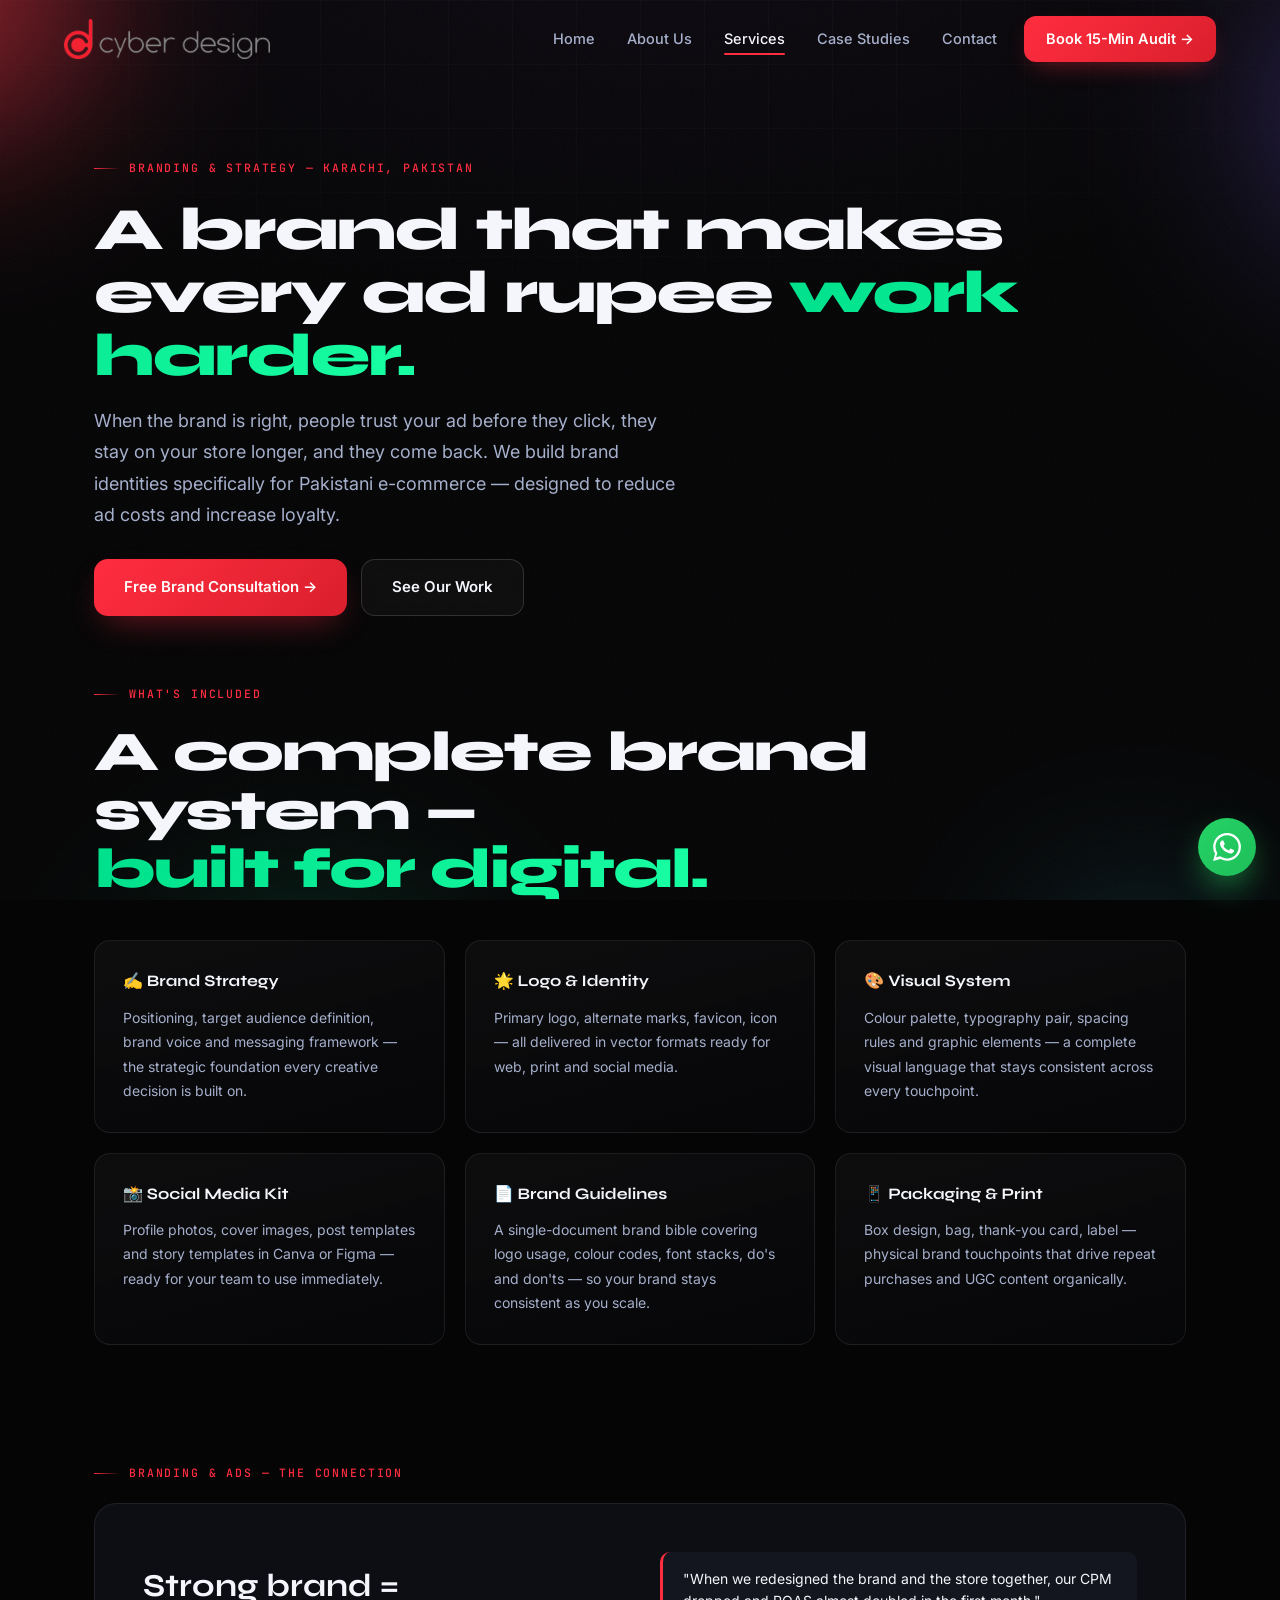
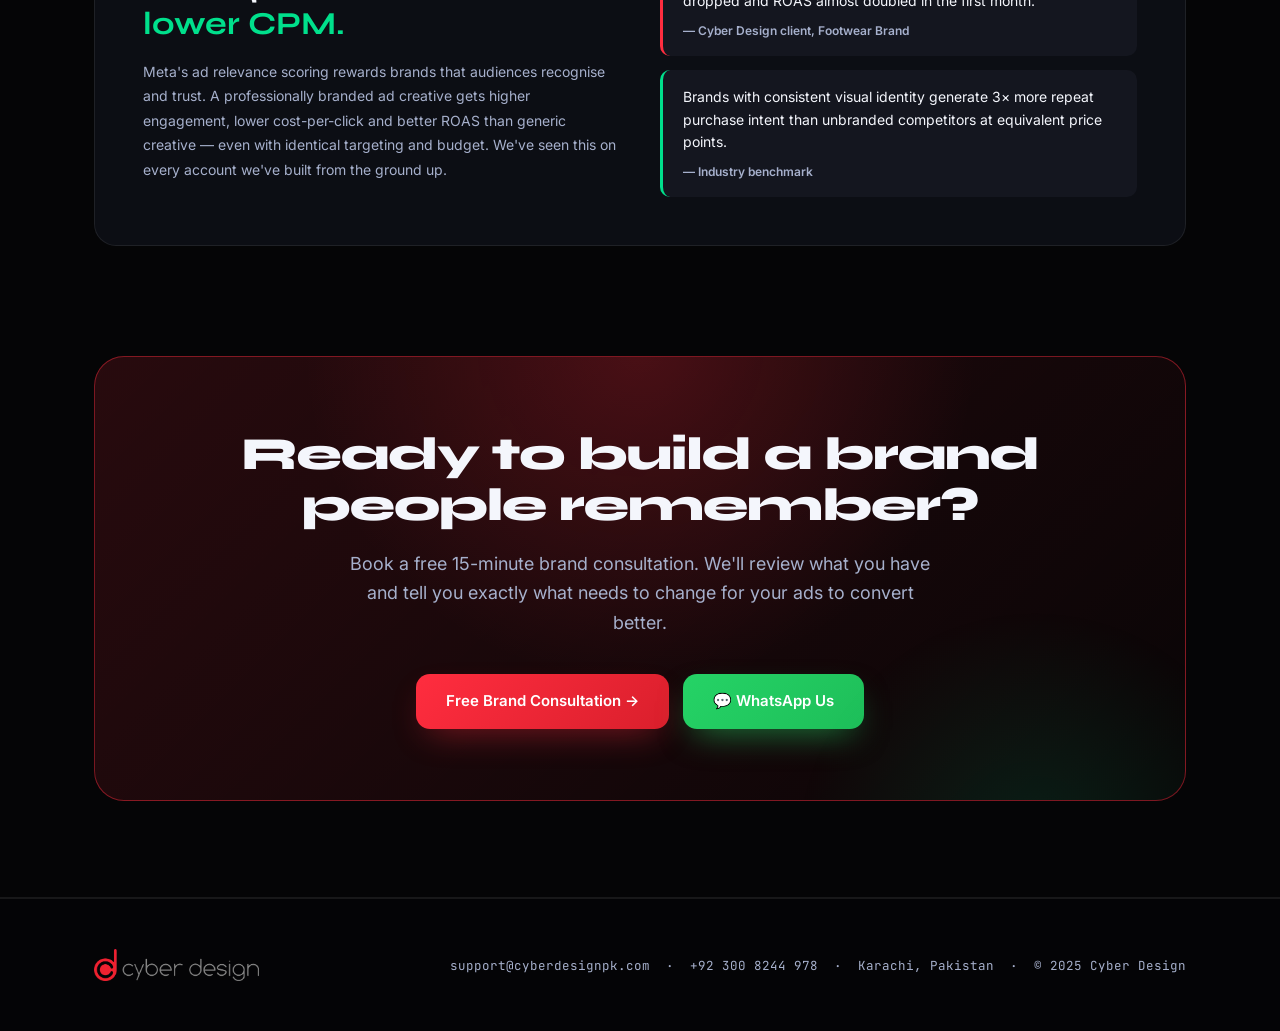
<file: branding-agency-karachi.html>
<!DOCTYPE html>
<html lang="en">
<head>
<meta charset="UTF-8">
<meta name="viewport" content="width=device-width,initial-scale=1">
<title>Branding Agency Karachi | Brand Identity & Strategy | Cyber Design</title>
<meta name="description" content="Brand identity, logo design and strategy for Pakistani e-commerce brands. Karachi branding agency. Free brand consultation.">
<link rel="canonical" href="https://cyberdesignpk.com/branding-agency-karachi.html">
<meta name="robots" content="index,follow,max-snippet:-1,max-image-preview:large">
<meta property="og:type" content="website">
<meta property="og:url" content="https://cyberdesignpk.com/branding-agency-karachi.html">
<meta property="og:site_name" content="Cyber Design">
<meta property="og:title" content="Branding Agency Karachi | Brand Identity & Strategy | Cyber Design">
<meta property="og:description" content="Brand identity, logo design and strategy for Pakistani e-commerce brands. Karachi branding agency. Free brand consultation.">
<meta property="og:image" content="https://cyberdesignpk.com/og-image.jpg">
<meta name="twitter:card" content="summary_large_image">
<meta name="twitter:title" content="Branding Agency Karachi | Brand Identity & Strategy | Cyber Design">
<meta name="twitter:description" content="Brand identity, logo design and strategy for Pakistani e-commerce brands. Karachi branding agency. Free brand consultation.">
<link rel="icon" href="favicon.ico" sizes="any">
<link rel="icon" type="image/png" sizes="32x32" href="favicon-32.png">
<link rel="icon" type="image/png" sizes="16x16" href="favicon-16.png">
<link rel="icon" type="image/webp" href="cyberdesign-favicon.webp">
<link rel="apple-touch-icon" sizes="180x180" href="favicon-180.png">
<script type="application/ld+json">{
  "@context":"https://schema.org",
  "@type":["MarketingAgency","LocalBusiness"],
  "name":"Cyber Design",
  "url":"https://cyberdesignpk.com",
  "telephone":"+923008244978",
  "email":"support@cyberdesignpk.com",
  "foundingDate":"2011",
  "description":"Pakistan performance Meta ads and Shopify growth agency based in Karachi since 2011.",
  "areaServed":"Pakistan",
  "address":{"@type":"PostalAddress","addressLocality":"Karachi","addressCountry":"PK"},
  "award":"Tech Behemoths Award Winner 2024"
}</script>
<link rel="preconnect" href="https://fonts.googleapis.com">
<link rel="preconnect" href="https://fonts.gstatic.com" crossorigin>
<link rel="preload" as="style" href="https://fonts.googleapis.com/css2?family=Syne:wght@700;800&family=Inter:wght@400;500;600;700&family=JetBrains+Mono:wght@400;500;700&family=Playfair+Display:ital@1&display=swap">
<link rel="stylesheet" href="https://fonts.googleapis.com/css2?family=Syne:wght@700;800&family=Inter:wght@400;500;600;700&family=JetBrains+Mono:wght@400;500;700&family=Playfair+Display:ital@1&display=swap" media="print" onload="this.media='all'">
<noscript><link rel="stylesheet" href="https://fonts.googleapis.com/css2?family=Syne:wght@700;800&family=Inter:wght@400;500;600;700&family=JetBrains+Mono:wght@400;500;700&family=Playfair+Display:ital@1&display=swap"></noscript>
<link rel="stylesheet" href="styles.css?v=2">
<!-- Google tag (gtag.js) — deferred for performance -->
<script>
  window.dataLayer = window.dataLayer || [];
  function gtag(){dataLayer.push(arguments);}
  gtag('js', new Date());
  gtag('config', 'G-51XB3NVH1X');
  (function(){
    var loaded=false;
    function loadGA(){ if(loaded) return; loaded=true;
      var s=document.createElement('script'); s.async=true;
      s.src='https://www.googletagmanager.com/gtag/js?id=G-51XB3NVH1X';
      document.head.appendChild(s);
    }
    ['scroll','pointerdown','keydown','touchstart'].forEach(function(ev){
      window.addEventListener(ev, loadGA, {once:true, passive:true});
    });
    window.addEventListener('load', function(){ setTimeout(loadGA, 3000); });
  })();
</script>
</head>
<body>
<div class="bg-fx"><div class="aurora"><b class="b1"></b><b class="b2"></b><b class="b3"></b><b class="b4"></b></div></div>
<div class="grid-fx"></div>
<div class="noise-fx"></div>
<div class="spotlight" id="spot"></div>
<div class="scroll-bar" id="sbar"></div>
<nav id="nav"><div class="nav-inner">
  <div class="nav-logo"><a href="index.html"><img src="cyberdesign-logo.webp" alt="Cyber Design Agency Karachi" width="206" height="40" decoding="async" fetchpriority="high"></a></div>
  <div class="nav-links"><a href="index.html">Home</a><a href="about-us.html">About Us</a><a href="services.html" class="cur">Services</a><a href="case-studies.html">Case Studies</a><a href="contact.html">Contact</a><a href="contact.html" class="nav-cta">Book 15-Min Audit →</a></div>
  <div class="ham" id="ham"><span></span><span></span><span></span></div>
</div></nav>
<div class="mob-menu" id="mob"><a href="index.html">Home</a><a href="about-us.html">About Us</a><a href="services.html" class="cur">Services</a><a href="case-studies.html">Case Studies</a><a href="contact.html">Contact</a><a href="contact.html" class="mob-cta">Book 15-Min Audit →</a></div>
<section class="pt-hero">
  <div class="wrap">
    <div class="rev sec-label">Branding &amp; Strategy — Karachi, Pakistan</div>
    <h1 class="rev sec-title" style="font-size:clamp(36px,5vw,60px)">A brand that makes<br>every ad rupee <em>work harder.</em></h1>
    <p class="rev sec-sub" style="font-size:18px">When the brand is right, people trust your ad before they click, they stay on your store longer, and they come back. We build brand identities specifically for Pakistani e-commerce — designed to reduce ad costs and increase loyalty.</p>
    <div class="hero-btns" style="margin-top:28px">
      <a class="btn-pri" href="contact.html">Free Brand Consultation &#8594;</a>
      <a class="btn-sec" href="case-studies.html">See Our Work</a>
    </div>
  </div>
</section>
<section style="padding-top:0">
  <div class="wrap">
    <div class="rev sec-label">What's Included</div>
    <h2 class="rev sec-title">A complete brand system —<br><em>built for digital.</em></h2>
    <div class="rev what-grid" style="margin-top:40px">
      <div class="what-card"><h4>&#9997; Brand Strategy</h4><p>Positioning, target audience definition, brand voice and messaging framework — the strategic foundation every creative decision is built on.</p></div>
      <div class="what-card"><h4>&#127775; Logo &amp; Identity</h4><p>Primary logo, alternate marks, favicon, icon — all delivered in vector formats ready for web, print and social media.</p></div>
      <div class="what-card"><h4>&#127912; Visual System</h4><p>Colour palette, typography pair, spacing rules and graphic elements — a complete visual language that stays consistent across every touchpoint.</p></div>
      <div class="what-card"><h4>&#128248; Social Media Kit</h4><p>Profile photos, cover images, post templates and story templates in Canva or Figma — ready for your team to use immediately.</p></div>
      <div class="what-card"><h4>&#128196; Brand Guidelines</h4><p>A single-document brand bible covering logo usage, colour codes, font stacks, do's and don'ts — so your brand stays consistent as you scale.</p></div>
      <div class="what-card"><h4>&#128241; Packaging &amp; Print</h4><p>Box design, bag, thank-you card, label — physical brand touchpoints that drive repeat purchases and UGC content organically.</p></div>
    </div>
  </div>
</section>
<section style="padding-top:0">
  <div class="wrap">
    <div class="rev sec-label">Branding &amp; Ads — The Connection</div>
    <div class="r2col" style="background:var(--bg1);border:1px solid var(--bd);border-radius:var(--rad-lg);padding:48px;display:grid;grid-template-columns:1fr 1fr;gap:40px;align-items:center">
      <div>
        <div style="font-family:'Syne',sans-serif;font-weight:700;font-size:32px;color:var(--tx);line-height:1.2;margin-bottom:16px">Strong brand =<br><span style="color:var(--g)">lower CPM.</span></div>
        <p style="font-size:14px;color:var(--mu);line-height:1.75">Meta's ad relevance scoring rewards brands that audiences recognise and trust. A professionally branded ad creative gets higher engagement, lower cost-per-click and better ROAS than generic creative — even with identical targeting and budget. We've seen this on every account we've built from the ground up.</p>
      </div>
      <div style="display:flex;flex-direction:column;gap:14px">
        <div style="padding:16px 20px;background:var(--bg2);border-radius:10px;border-left:3px solid var(--p)"><p style="font-size:14px;color:var(--tx);line-height:1.6">"When we redesigned the brand and the store together, our CPM dropped and ROAS almost doubled in the first month."</p><div style="font-size:12px;color:var(--mu);margin-top:8px;font-weight:600">— Cyber Design client, Footwear Brand</div></div>
        <div style="padding:16px 20px;background:var(--bg2);border-radius:10px;border-left:3px solid var(--g)"><p style="font-size:14px;color:var(--tx);line-height:1.6">Brands with consistent visual identity generate 3× more repeat purchase intent than unbranded competitors at equivalent price points.</p><div style="font-size:12px;color:var(--mu);margin-top:8px;font-weight:600">— Industry benchmark</div></div>
      </div>
    </div>
  </div>
</section>
<section style="padding-top:0;padding-bottom:96px">
  <div class="wrap">
    <div class="rev cta-band">
      <h2>Ready to build a brand people remember?</h2>
      <p>Book a free 15-minute brand consultation. We'll review what you have and tell you exactly what needs to change for your ads to convert better.</p>
      <div class="cta-btns">
        <a class="btn-pri" href="contact.html">Free Brand Consultation &#8594;</a>
        <a class="btn-wa" href="https://wa.me/923008244978" target="_blank">&#128172; WhatsApp Us</a>
      </div>
    </div>
  </div>
</section>
<div class="divider"></div>
<footer><div class="foot">
  <div class="nav-logo"><a href="index.html"><img src="cyberdesign-logo.webp" alt="Cyber Design" style="height:32px;width:auto;filter:brightness(1.1)" loading="lazy"></a></div>
  <div class="fr">support@cyberdesignpk.com &nbsp;·&nbsp; +92 300 8244 978 &nbsp;·&nbsp; Karachi, Pakistan &nbsp;·&nbsp; © 2025 Cyber Design</div>
</div></footer>
<a class="wa-float magnetic" href="https://wa.me/923008244978" target="_blank" rel="noopener" aria-label="Chat on WhatsApp">
  <svg viewBox="0 0 24 24" fill="currentColor"><path d="M.057 24l1.687-6.163a11.867 11.867 0 0 1-1.587-5.946C.16 5.335 5.495 0 12.05 0a11.817 11.817 0 0 1 8.413 3.488 11.824 11.824 0 0 1 3.48 8.414c-.003 6.557-5.338 11.892-11.893 11.892a11.9 11.9 0 0 1-5.688-1.448L.057 24zm6.597-3.807c1.676.995 3.276 1.591 5.392 1.592 5.448 0 9.886-4.434 9.889-9.885.002-5.462-4.415-9.89-9.881-9.892-5.452 0-9.887 4.434-9.889 9.884a9.86 9.86 0 0 0 1.51 5.26l-.999 3.648 3.488-.916zm11.387-5.464c-.074-.124-.272-.198-.57-.347-.297-.149-1.758-.868-2.031-.967-.272-.099-.47-.149-.669.149-.198.297-.768.967-.941 1.165-.173.198-.347.223-.644.074-.297-.149-1.255-.462-2.39-1.475-.883-.788-1.48-1.761-1.653-2.059-.173-.297-.018-.458.13-.606.134-.133.297-.347.446-.521.151-.172.2-.296.3-.495.099-.198.05-.372-.025-.521-.075-.148-.669-1.611-.916-2.206-.242-.579-.487-.501-.669-.51l-.57-.01c-.198 0-.52.074-.792.372s-1.04 1.016-1.04 2.479 1.065 2.876 1.213 3.074c.149.198 2.095 3.2 5.076 4.487.709.306 1.263.489 1.694.625.712.227 1.36.195 1.872.118.571-.085 1.758-.719 2.006-1.413.247-.694.247-1.289.173-1.413z"/></svg>
</a>
<script src="app.js?v=2"></script>
</body>
</html>
</file>
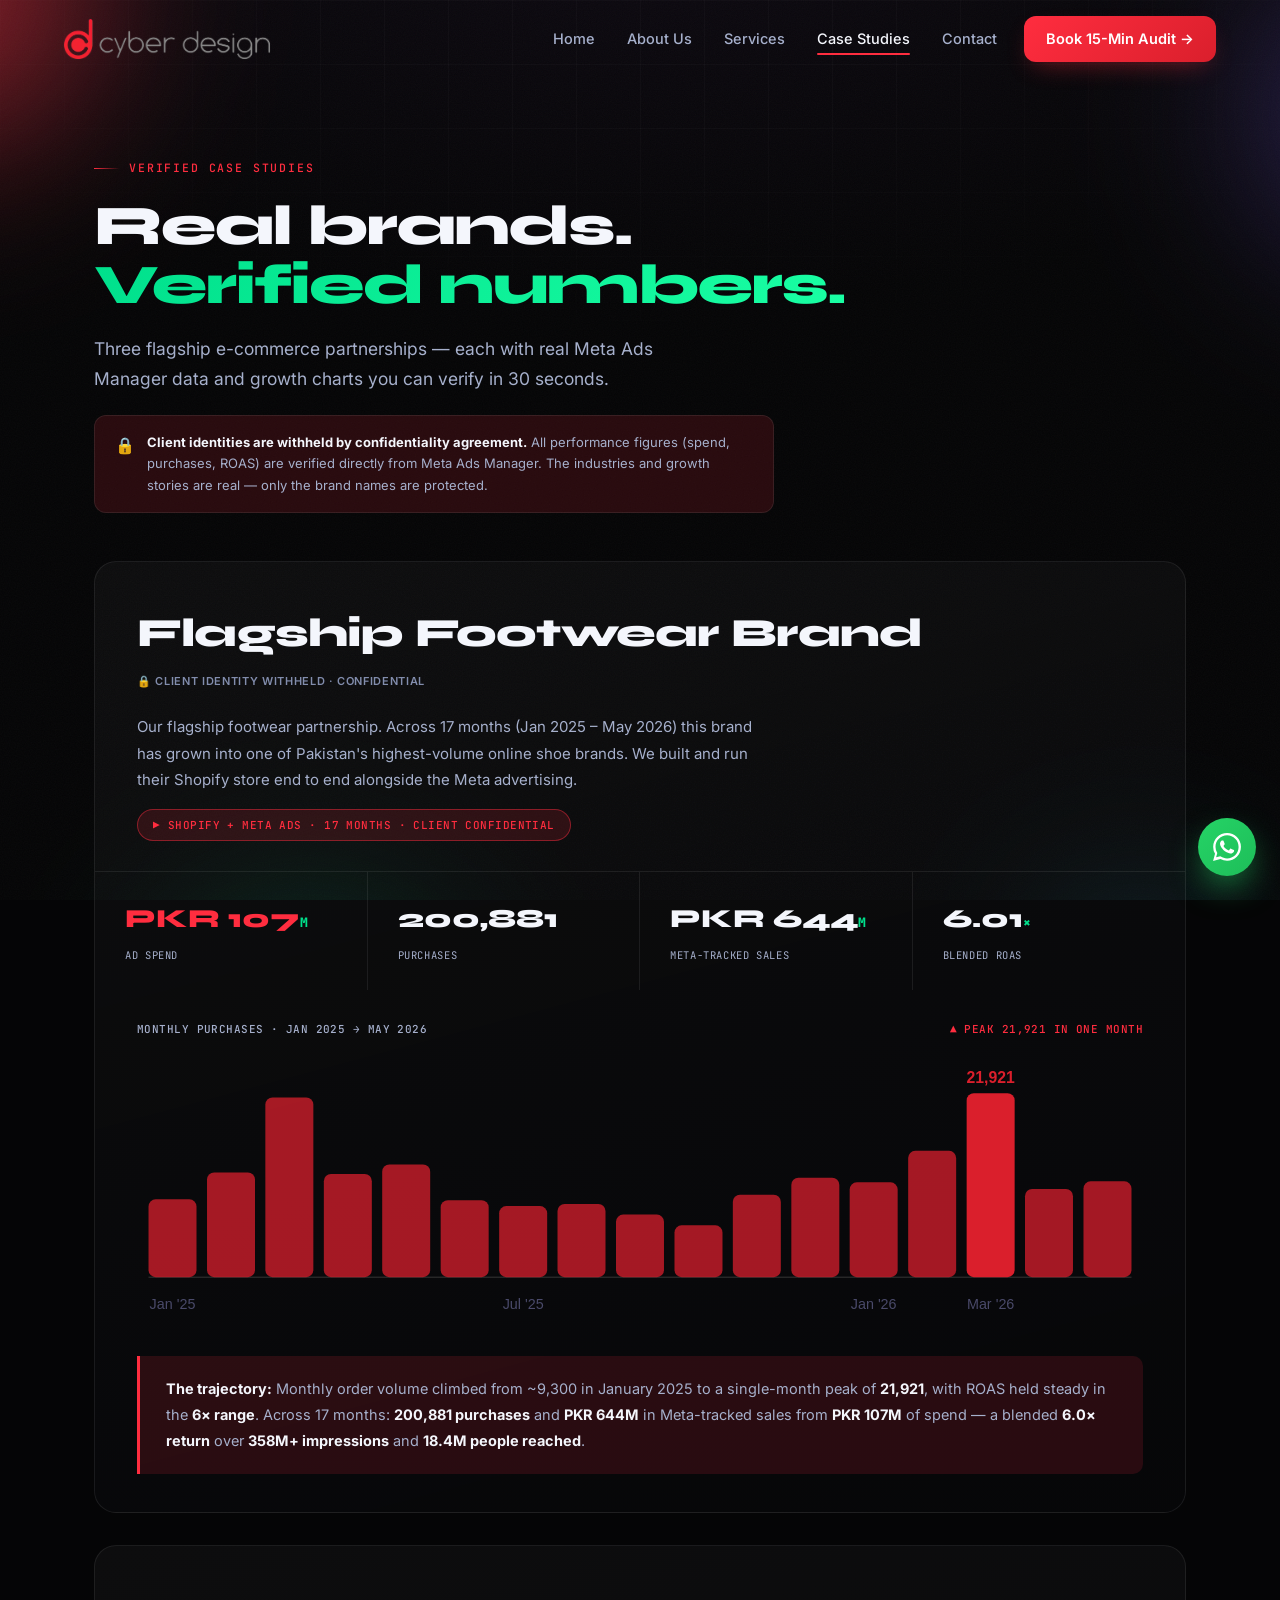
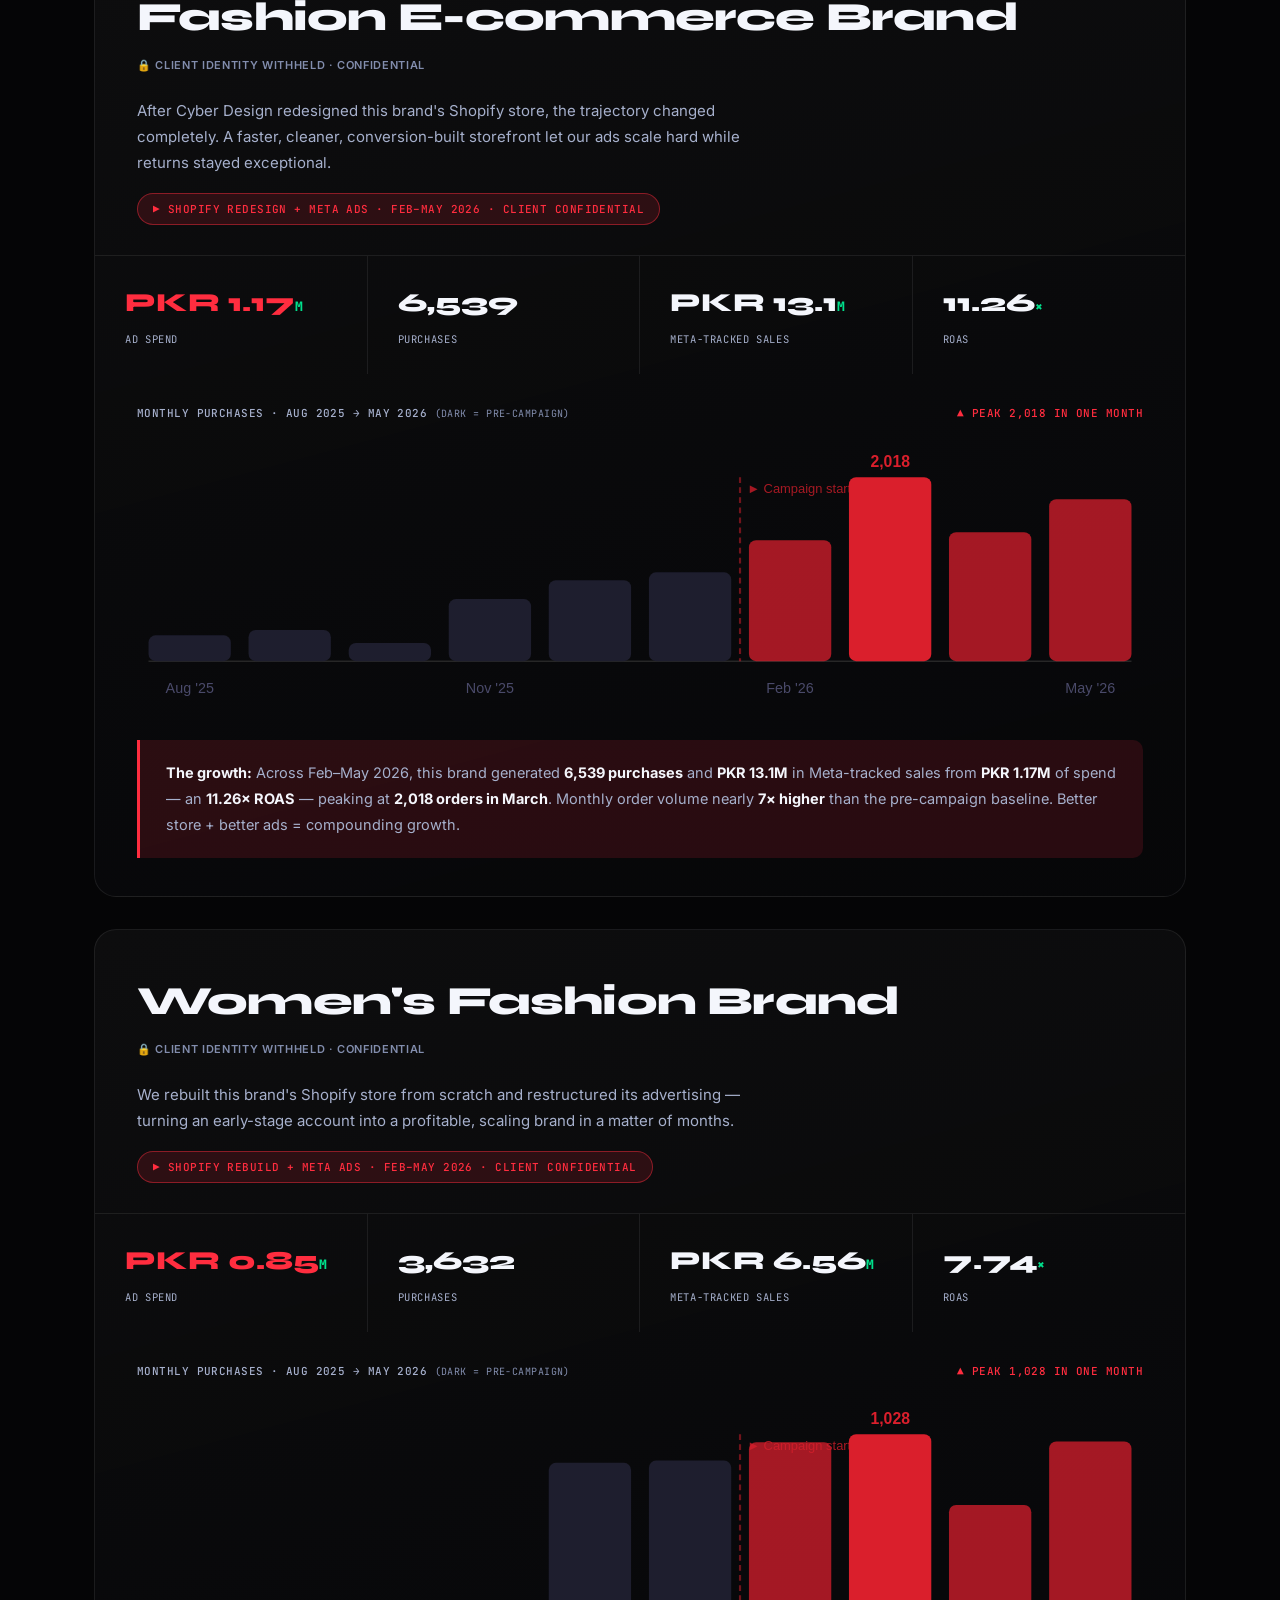
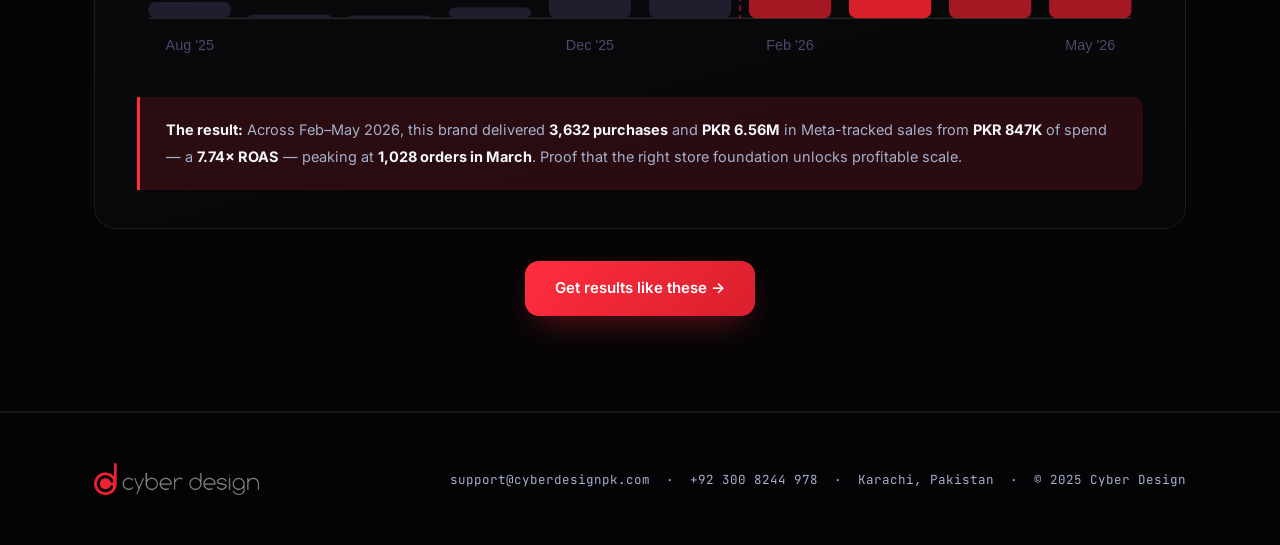
<file: case-studies.html>
<!DOCTYPE html>
<html lang="en">
<head>
<meta charset="UTF-8">
<meta name="viewport" content="width=device-width,initial-scale=1">
<title>Meta Ads Case Studies Pakistan | Verified E-commerce Results | Cyber Design</title>
<meta name="description" content="Real Meta ads results from real Pakistani e-commerce brands. Up to 11.26× ROAS, 200K+ purchases. Verified from Meta Ads Manager.">
<link rel="canonical" href="https://cyberdesignpk.com/case-studies.html">
<meta name="robots" content="index,follow,max-snippet:-1,max-image-preview:large">
<meta property="og:type" content="website">
<meta property="og:url" content="https://cyberdesignpk.com/case-studies.html">
<meta property="og:site_name" content="Cyber Design">
<meta property="og:title" content="Meta Ads Case Studies Pakistan | Verified E-commerce Results | Cyber Design">
<meta property="og:description" content="Real Meta ads results from real Pakistani e-commerce brands. Up to 11.26× ROAS, 200K+ purchases. Verified from Meta Ads Manager.">
<meta property="og:image" content="https://cyberdesignpk.com/og-image.jpg">
<meta name="twitter:card" content="summary_large_image">
<meta name="twitter:title" content="Meta Ads Case Studies Pakistan | Verified E-commerce Results | Cyber Design">
<meta name="twitter:description" content="Real Meta ads results from real Pakistani e-commerce brands. Up to 11.26× ROAS, 200K+ purchases. Verified from Meta Ads Manager.">
<link rel="icon" href="favicon.ico" sizes="any">
<link rel="icon" type="image/png" sizes="32x32" href="favicon-32.png">
<link rel="icon" type="image/png" sizes="16x16" href="favicon-16.png">
<link rel="icon" type="image/webp" href="cyberdesign-favicon.webp">
<link rel="apple-touch-icon" sizes="180x180" href="favicon-180.png">
<script type="application/ld+json">{
  "@context":"https://schema.org",
  "@type":["MarketingAgency","LocalBusiness"],
  "name":"Cyber Design",
  "url":"https://cyberdesignpk.com",
  "telephone":"+923008244978",
  "email":"support@cyberdesignpk.com",
  "foundingDate":"2011",
  "description":"Pakistan performance Meta ads and Shopify growth agency based in Karachi since 2011.",
  "areaServed":"Pakistan",
  "address":{"@type":"PostalAddress","addressLocality":"Karachi","addressCountry":"PK"},
  "award":"Tech Behemoths Award Winner 2024"
}</script>
<link rel="preconnect" href="https://fonts.googleapis.com">
<link rel="preconnect" href="https://fonts.gstatic.com" crossorigin>
<link rel="preload" as="style" href="https://fonts.googleapis.com/css2?family=Syne:wght@700;800&family=Inter:wght@400;500;600;700&family=JetBrains+Mono:wght@400;500;700&family=Playfair+Display:ital@1&display=swap">
<link rel="stylesheet" href="https://fonts.googleapis.com/css2?family=Syne:wght@700;800&family=Inter:wght@400;500;600;700&family=JetBrains+Mono:wght@400;500;700&family=Playfair+Display:ital@1&display=swap" media="print" onload="this.media='all'">
<noscript><link rel="stylesheet" href="https://fonts.googleapis.com/css2?family=Syne:wght@700;800&family=Inter:wght@400;500;600;700&family=JetBrains+Mono:wght@400;500;700&family=Playfair+Display:ital@1&display=swap"></noscript>
<link rel="stylesheet" href="styles.css?v=2">
<!-- Google tag (gtag.js) — deferred for performance -->
<script>
  window.dataLayer = window.dataLayer || [];
  function gtag(){dataLayer.push(arguments);}
  gtag('js', new Date());
  gtag('config', 'G-51XB3NVH1X');
  (function(){
    var loaded=false;
    function loadGA(){ if(loaded) return; loaded=true;
      var s=document.createElement('script'); s.async=true;
      s.src='https://www.googletagmanager.com/gtag/js?id=G-51XB3NVH1X';
      document.head.appendChild(s);
    }
    ['scroll','pointerdown','keydown','touchstart'].forEach(function(ev){
      window.addEventListener(ev, loadGA, {once:true, passive:true});
    });
    window.addEventListener('load', function(){ setTimeout(loadGA, 3000); });
  })();
</script>
</head>
<body>
<div class="bg-fx"><div class="aurora"><b class="b1"></b><b class="b2"></b><b class="b3"></b><b class="b4"></b></div></div>
<div class="grid-fx"></div>
<div class="noise-fx"></div>
<div class="spotlight" id="spot"></div>
<div class="scroll-bar" id="sbar"></div>
<nav id="nav"><div class="nav-inner">
  <div class="nav-logo"><a href="index.html"><img src="cyberdesign-logo.webp" alt="Cyber Design Agency Karachi" width="206" height="40" decoding="async" fetchpriority="high"></a></div>
  <div class="nav-links"><a href="index.html">Home</a><a href="about-us.html">About Us</a><a href="services.html">Services</a><a href="case-studies.html" class="cur">Case Studies</a><a href="contact.html">Contact</a><a href="contact.html" class="nav-cta">Book 15-Min Audit →</a></div>
  <div class="ham" id="ham"><span></span><span></span><span></span></div>
</div></nav>
<div class="mob-menu" id="mob"><a href="index.html">Home</a><a href="about-us.html">About Us</a><a href="services.html">Services</a><a href="case-studies.html" class="cur">Case Studies</a><a href="contact.html">Contact</a><a href="contact.html" class="mob-cta">Book 15-Min Audit →</a></div>
<section class="pt-hero" style="padding-bottom:48px">
  <div class="wrap">
    <div class="rev sec-label">Verified Case Studies</div>
    <h1 class="rev sec-title">Real brands.<br><em>Verified numbers.</em></h1>
    <p class="rev sec-sub">Three flagship e-commerce partnerships — each with real Meta Ads Manager data and growth charts you can verify in 30 seconds.</p>
    <div class="rev conf-notice" style="margin-top:20px">
      <span style="font-size:16px;flex-shrink:0">&#128274;</span>
      <div style="font-size:13px;color:var(--mu);line-height:1.65"><strong style="color:var(--tx)">Client identities are withheld by confidentiality agreement.</strong> All performance figures (spend, purchases, ROAS) are verified directly from Meta Ads Manager. The industries and growth stories are real — only the brand names are protected.</div>
    </div>
  </div>
</section>
<section style="padding-top:0;padding-bottom:96px">
  <div class="wrap">
    <!-- BRAND A -->
    <div class="rev cs-full">
      <div class="cs-full-header">
        <div class="cs-full-title">Flagship Footwear Brand</div>
        <div style="display:inline-flex;align-items:center;gap:6px;font-size:11px;color:var(--mu2);font-weight:600;letter-spacing:.06em;text-transform:uppercase;margin:6px 0 12px;">&#128274; Client identity withheld &middot; Confidential</div>
        <p class="cs-full-sub">Our flagship footwear partnership. Across 17 months (Jan 2025 – May 2026) this brand has grown into one of Pakistan's highest-volume online shoe brands. We built and run their Shopify store end to end alongside the Meta advertising.</p>
        <div class="cs-chip">&#9654; Shopify + Meta Ads &middot; 17 Months &middot; Client Confidential</div>
      </div>
      <div class="cs-full-stats">
        <div class="csf-stat"><div class="n hl">PKR 107<span class="sup">M</span></div><div class="l">Ad Spend</div></div>
        <div class="csf-stat"><div class="n">200,881</div><div class="l">Purchases</div></div>
        <div class="csf-stat"><div class="n">PKR 644<span class="sup">M</span></div><div class="l">Meta-Tracked Sales</div></div>
        <div class="csf-stat"><div class="n">6.01<span class="sup">&times;</span></div><div class="l">Blended ROAS</div></div>
      </div>
      <div class="cs-chart-wrap">
        <div class="cs-chart-label"><span>Monthly Purchases &middot; Jan 2025 &rarr; May 2026</span><span class="peak">&#9650; Peak 21,921 in one month</span></div>
        <svg viewBox="0 0 700 190" width="100%" style="display:block;" xmlns="http://www.w3.org/2000/svg"><line x1="8" y1="156.0" x2="692" y2="156.0" stroke="#272727" stroke-width="1"/><rect x="8.0" y="101.8" width="33.4" height="54.2" rx="5.0" fill="rgba(218,31,44,.75)"/><rect x="48.7" y="83.1" width="33.4" height="72.9" rx="5.0" fill="rgba(218,31,44,.75)"/><rect x="89.3" y="30.9" width="33.4" height="125.1" rx="5.0" fill="rgba(218,31,44,.75)"/><rect x="130.0" y="84.2" width="33.4" height="71.8" rx="5.0" fill="rgba(218,31,44,.75)"/><rect x="170.6" y="77.6" width="33.4" height="78.4" rx="5.0" fill="rgba(218,31,44,.75)"/><rect x="211.3" y="102.4" width="33.4" height="53.6" rx="5.0" fill="rgba(218,31,44,.75)"/><rect x="252.0" y="106.5" width="33.4" height="49.5" rx="5.0" fill="rgba(218,31,44,.75)"/><rect x="292.6" y="105.0" width="33.4" height="51.0" rx="5.0" fill="rgba(218,31,44,.75)"/><rect x="333.3" y="112.4" width="33.4" height="43.6" rx="5.0" fill="rgba(218,31,44,.75)"/><rect x="374.0" y="119.9" width="33.4" height="36.1" rx="5.0" fill="rgba(218,31,44,.75)"/><rect x="414.6" y="98.6" width="33.4" height="57.4" rx="5.0" fill="rgba(218,31,44,.75)"/><rect x="455.3" y="86.8" width="33.4" height="69.2" rx="5.0" fill="rgba(218,31,44,.75)"/><rect x="495.9" y="90.0" width="33.4" height="66.0" rx="5.0" fill="rgba(218,31,44,.75)"/><rect x="536.6" y="68.1" width="33.4" height="87.9" rx="5.0" fill="rgba(218,31,44,.75)"/><rect x="577.3" y="28.0" width="33.4" height="128.0" rx="5.0" fill="#DA1F2C"/><rect x="617.9" y="94.6" width="33.4" height="61.4" rx="5.0" fill="rgba(218,31,44,.75)"/><rect x="658.6" y="89.3" width="33.4" height="66.7" rx="5.0" fill="rgba(218,31,44,.75)"/><text x="594.0" y="21.0" text-anchor="middle" font-family="DM Sans,sans-serif" font-weight="600" font-size="11" fill="#DA1F2C">21,921</text><text x="24.7" y="178.0" text-anchor="middle" font-family="DM Sans,sans-serif" font-size="10" fill="#4A4A6A">Jan '25</text><text x="268.7" y="178.0" text-anchor="middle" font-family="DM Sans,sans-serif" font-size="10" fill="#4A4A6A">Jul '25</text><text x="512.6" y="178.0" text-anchor="middle" font-family="DM Sans,sans-serif" font-size="10" fill="#4A4A6A">Jan '26</text><text x="594.0" y="178.0" text-anchor="middle" font-family="DM Sans,sans-serif" font-size="10" fill="#4A4A6A">Mar '26</text></svg>
      </div>
      <div class="cs-callout"><strong>The trajectory:</strong> Monthly order volume climbed from ~9,300 in January 2025 to a single-month peak of <strong>21,921</strong>, with ROAS held steady in the <strong>6&times; range</strong>. Across 17 months: <strong>200,881 purchases</strong> and <strong>PKR 644M</strong> in Meta-tracked sales from <strong>PKR 107M</strong> of spend — a blended <strong>6.0&times; return</strong> over <strong>358M+ impressions</strong> and <strong>18.4M people reached</strong>.</div>
    </div>
    <!-- BRAND B -->
    <div class="rev cs-full">
      <div class="cs-full-header">
        <div class="cs-full-title">Fashion E-commerce Brand</div>
        <div style="display:inline-flex;align-items:center;gap:6px;font-size:11px;color:var(--mu2);font-weight:600;letter-spacing:.06em;text-transform:uppercase;margin:6px 0 12px;">&#128274; Client identity withheld &middot; Confidential</div>
        <p class="cs-full-sub">After Cyber Design redesigned this brand's Shopify store, the trajectory changed completely. A faster, cleaner, conversion-built storefront let our ads scale hard while returns stayed exceptional.</p>
        <div class="cs-chip">&#9654; Shopify Redesign + Meta Ads &middot; Feb–May 2026 &middot; Client Confidential</div>
      </div>
      <div class="cs-full-stats">
        <div class="csf-stat"><div class="n hl">PKR 1.17<span class="sup">M</span></div><div class="l">Ad Spend</div></div>
        <div class="csf-stat"><div class="n">6,539</div><div class="l">Purchases</div></div>
        <div class="csf-stat"><div class="n">PKR 13.1<span class="sup">M</span></div><div class="l">Meta-Tracked Sales</div></div>
        <div class="csf-stat"><div class="n">11.26<span class="sup">&times;</span></div><div class="l">ROAS</div></div>
      </div>
      <div class="cs-chart-wrap">
        <div class="cs-chart-label"><span>Monthly Purchases &middot; Aug 2025 &rarr; May 2026 <span style="color:var(--mu2);font-size:10px;font-weight:400">(dark = pre-campaign)</span></span><span class="peak">&#9650; Peak 2,018 in one month</span></div>
        <svg viewBox="0 0 700 190" width="100%" style="display:block;" xmlns="http://www.w3.org/2000/svg"><line x1="8" y1="156.0" x2="692" y2="156.0" stroke="#272727" stroke-width="1"/><line x1="419.6" y1="28" x2="419.6" y2="156.0" stroke="#DA1F2C" stroke-width="1.5" stroke-dasharray="4 3" opacity="0.5"/><text x="424.6" y="39.0" font-family="DM Sans,sans-serif" font-size="9" fill="#DA1F2C" opacity="0.75">&#9658; Campaign start</text><rect x="8.0" y="138.0" width="57.3" height="18.0" rx="5.0" fill="#1E1E2E"/><rect x="77.6" y="134.3" width="57.3" height="21.7" rx="5.0" fill="#1E1E2E"/><rect x="147.3" y="143.3" width="57.3" height="12.7" rx="5.0" fill="#1E1E2E"/><rect x="216.9" y="112.8" width="57.3" height="43.2" rx="5.0" fill="#1E1E2E"/><rect x="286.5" y="99.6" width="57.3" height="56.4" rx="5.0" fill="#1E1E2E"/><rect x="356.2" y="94.2" width="57.3" height="61.8" rx="5.0" fill="#1E1E2E"/><rect x="425.8" y="71.8" width="57.3" height="84.2" rx="5.0" fill="rgba(218,31,44,.75)"/><rect x="495.4" y="28.0" width="57.3" height="128.0" rx="5.0" fill="#DA1F2C"/><rect x="565.0" y="66.2" width="57.3" height="89.8" rx="5.0" fill="rgba(218,31,44,.75)"/><rect x="634.7" y="43.3" width="57.3" height="112.7" rx="5.0" fill="rgba(218,31,44,.75)"/><text x="524.1" y="21.0" text-anchor="middle" font-family="DM Sans,sans-serif" font-weight="600" font-size="11" fill="#DA1F2C">2,018</text><text x="36.7" y="178.0" text-anchor="middle" font-family="DM Sans,sans-serif" font-size="10" fill="#4A4A6A">Aug '25</text><text x="245.6" y="178.0" text-anchor="middle" font-family="DM Sans,sans-serif" font-size="10" fill="#4A4A6A">Nov '25</text><text x="454.4" y="178.0" text-anchor="middle" font-family="DM Sans,sans-serif" font-size="10" fill="#4A4A6A">Feb '26</text><text x="663.3" y="178.0" text-anchor="middle" font-family="DM Sans,sans-serif" font-size="10" fill="#4A4A6A">May '26</text></svg>
      </div>
      <div class="cs-callout"><strong>The growth:</strong> Across Feb–May 2026, this brand generated <strong>6,539 purchases</strong> and <strong>PKR 13.1M</strong> in Meta-tracked sales from <strong>PKR 1.17M</strong> of spend — an <strong>11.26&times; ROAS</strong> — peaking at <strong>2,018 orders in March</strong>. Monthly order volume nearly <strong>7&times; higher</strong> than the pre-campaign baseline. Better store + better ads = compounding growth.</div>
    </div>
    <!-- BRAND C -->
    <div class="rev cs-full">
      <div class="cs-full-header">
        <div class="cs-full-title">Women's Fashion Brand</div>
        <div style="display:inline-flex;align-items:center;gap:6px;font-size:11px;color:var(--mu2);font-weight:600;letter-spacing:.06em;text-transform:uppercase;margin:6px 0 12px;">&#128274; Client identity withheld &middot; Confidential</div>
        <p class="cs-full-sub">We rebuilt this brand's Shopify store from scratch and restructured its advertising — turning an early-stage account into a profitable, scaling brand in a matter of months.</p>
        <div class="cs-chip">&#9654; Shopify Rebuild + Meta Ads &middot; Feb–May 2026 &middot; Client Confidential</div>
      </div>
      <div class="cs-full-stats">
        <div class="csf-stat"><div class="n hl">PKR 0.85<span class="sup">M</span></div><div class="l">Ad Spend</div></div>
        <div class="csf-stat"><div class="n">3,632</div><div class="l">Purchases</div></div>
        <div class="csf-stat"><div class="n">PKR 6.56<span class="sup">M</span></div><div class="l">Meta-Tracked Sales</div></div>
        <div class="csf-stat"><div class="n">7.74<span class="sup">&times;</span></div><div class="l">ROAS</div></div>
      </div>
      <div class="cs-chart-wrap">
        <div class="cs-chart-label"><span>Monthly Purchases &middot; Aug 2025 &rarr; May 2026 <span style="color:var(--mu2);font-size:10px;font-weight:400">(dark = pre-campaign)</span></span><span class="peak">&#9650; Peak 1,028 in one month</span></div>
        <svg viewBox="0 0 700 190" width="100%" style="display:block;" xmlns="http://www.w3.org/2000/svg"><line x1="8" y1="156.0" x2="692" y2="156.0" stroke="#272727" stroke-width="1"/><line x1="419.6" y1="28" x2="419.6" y2="156.0" stroke="#DA1F2C" stroke-width="1.5" stroke-dasharray="4 3" opacity="0.5"/><text x="424.6" y="39.0" font-family="DM Sans,sans-serif" font-size="9" fill="#DA1F2C" opacity="0.75">&#9658; Campaign start</text><rect x="8.0" y="144.8" width="57.3" height="11.2" rx="5.0" fill="#1E1E2E"/><rect x="77.6" y="153.4" width="57.3" height="2.6" rx="5.0" fill="#1E1E2E"/><rect x="147.3" y="154.1" width="57.3" height="1.9" rx="5.0" fill="#1E1E2E"/><rect x="216.9" y="148.4" width="57.3" height="7.6" rx="5.0" fill="#1E1E2E"/><rect x="286.5" y="47.9" width="57.3" height="108.1" rx="5.0" fill="#1E1E2E"/><rect x="356.2" y="46.3" width="57.3" height="109.7" rx="5.0" fill="#1E1E2E"/><rect x="425.8" y="33.6" width="57.3" height="122.4" rx="5.0" fill="rgba(218,31,44,.75)"/><rect x="495.4" y="28.0" width="57.3" height="128.0" rx="5.0" fill="#DA1F2C"/><rect x="565.0" y="77.2" width="57.3" height="78.8" rx="5.0" fill="rgba(218,31,44,.75)"/><rect x="634.7" y="33.0" width="57.3" height="123.0" rx="5.0" fill="rgba(218,31,44,.75)"/><text x="524.1" y="21.0" text-anchor="middle" font-family="DM Sans,sans-serif" font-weight="600" font-size="11" fill="#DA1F2C">1,028</text><text x="36.7" y="178.0" text-anchor="middle" font-family="DM Sans,sans-serif" font-size="10" fill="#4A4A6A">Aug '25</text><text x="315.2" y="178.0" text-anchor="middle" font-family="DM Sans,sans-serif" font-size="10" fill="#4A4A6A">Dec '25</text><text x="454.4" y="178.0" text-anchor="middle" font-family="DM Sans,sans-serif" font-size="10" fill="#4A4A6A">Feb '26</text><text x="663.3" y="178.0" text-anchor="middle" font-family="DM Sans,sans-serif" font-size="10" fill="#4A4A6A">May '26</text></svg>
      </div>
      <div class="cs-callout"><strong>The result:</strong> Across Feb–May 2026, this brand delivered <strong>3,632 purchases</strong> and <strong>PKR 6.56M</strong> in Meta-tracked sales from <strong>PKR 847K</strong> of spend — a <strong>7.74&times; ROAS</strong> — peaking at <strong>1,028 orders in March</strong>. Proof that the right store foundation unlocks profitable scale.</div>
    </div>
    <div style="text-align:center;margin-top:20px">
      <a class="btn-pri" href="contact.html">Get results like these &#8594;</a>
    </div>
  </div>
</section>
<div class="divider"></div>
<footer><div class="foot">
  <div class="nav-logo"><a href="index.html"><img src="cyberdesign-logo.webp" alt="Cyber Design" style="height:32px;width:auto;filter:brightness(1.1)" loading="lazy"></a></div>
  <div class="fr">support@cyberdesignpk.com &nbsp;·&nbsp; +92 300 8244 978 &nbsp;·&nbsp; Karachi, Pakistan &nbsp;·&nbsp; © 2025 Cyber Design</div>
</div></footer>
<a class="wa-float magnetic" href="https://wa.me/923008244978" target="_blank" rel="noopener" aria-label="Chat on WhatsApp">
  <svg viewBox="0 0 24 24" fill="currentColor"><path d="M.057 24l1.687-6.163a11.867 11.867 0 0 1-1.587-5.946C.16 5.335 5.495 0 12.05 0a11.817 11.817 0 0 1 8.413 3.488 11.824 11.824 0 0 1 3.48 8.414c-.003 6.557-5.338 11.892-11.893 11.892a11.9 11.9 0 0 1-5.688-1.448L.057 24zm6.597-3.807c1.676.995 3.276 1.591 5.392 1.592 5.448 0 9.886-4.434 9.889-9.885.002-5.462-4.415-9.89-9.881-9.892-5.452 0-9.887 4.434-9.889 9.884a9.86 9.86 0 0 0 1.51 5.26l-.999 3.648 3.488-.916zm11.387-5.464c-.074-.124-.272-.198-.57-.347-.297-.149-1.758-.868-2.031-.967-.272-.099-.47-.149-.669.149-.198.297-.768.967-.941 1.165-.173.198-.347.223-.644.074-.297-.149-1.255-.462-2.39-1.475-.883-.788-1.48-1.761-1.653-2.059-.173-.297-.018-.458.13-.606.134-.133.297-.347.446-.521.151-.172.2-.296.3-.495.099-.198.05-.372-.025-.521-.075-.148-.669-1.611-.916-2.206-.242-.579-.487-.501-.669-.51l-.57-.01c-.198 0-.52.074-.792.372s-1.04 1.016-1.04 2.479 1.065 2.876 1.213 3.074c.149.198 2.095 3.2 5.076 4.487.709.306 1.263.489 1.694.625.712.227 1.36.195 1.872.118.571-.085 1.758-.719 2.006-1.413.247-.694.247-1.289.173-1.413z"/></svg>
</a>
<script src="app.js?v=2"></script>
</body>
</html>
</file>
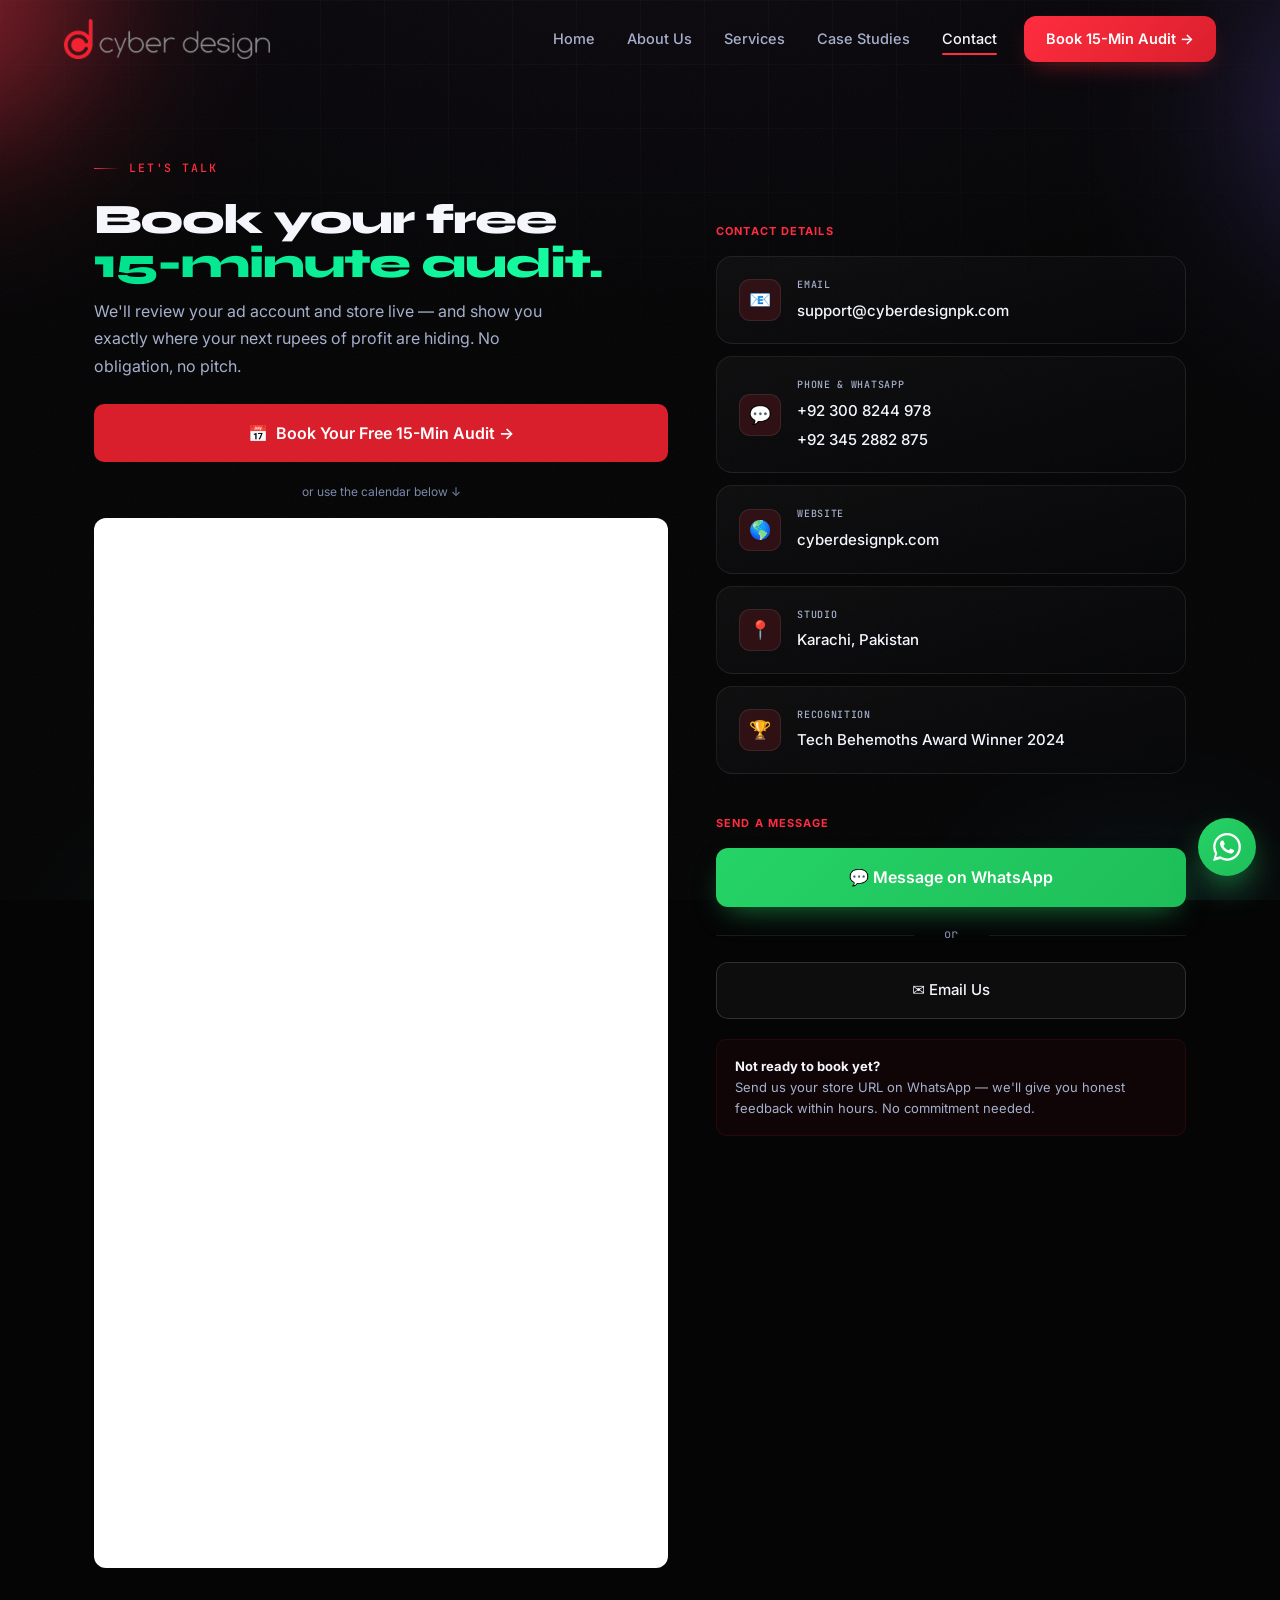
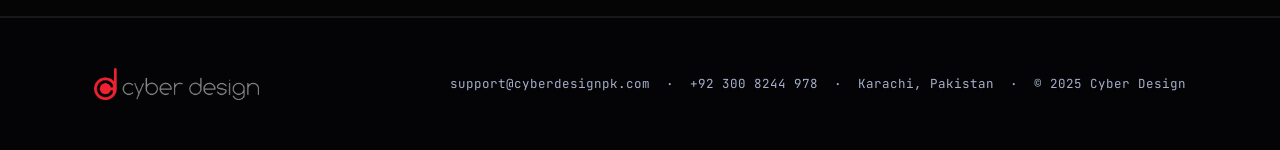
<file: contact.html>
<!DOCTYPE html>
<html lang="en">
<head>
<meta charset="UTF-8">
<meta name="viewport" content="width=device-width,initial-scale=1">
<title>Book Free Meta Ads Audit | Cyber Design Karachi | +92 300 8244 978</title>
<meta name="description" content="Book your free 15-minute Meta ads audit with Cyber Design Karachi. WhatsApp: +92 300 8244 978. We’ll review your store and ad account live.">
<link rel="canonical" href="https://cyberdesignpk.com/contact.html">
<meta name="robots" content="index,follow,max-snippet:-1,max-image-preview:large">
<meta property="og:type" content="website">
<meta property="og:url" content="https://cyberdesignpk.com/contact.html">
<meta property="og:site_name" content="Cyber Design">
<meta property="og:title" content="Book Free Meta Ads Audit | Cyber Design Karachi | +92 300 8244 978">
<meta property="og:description" content="Book your free 15-minute Meta ads audit with Cyber Design Karachi. WhatsApp: +92 300 8244 978. We’ll review your store and ad account live.">
<meta property="og:image" content="https://cyberdesignpk.com/og-image.jpg">
<meta name="twitter:card" content="summary_large_image">
<meta name="twitter:title" content="Book Free Meta Ads Audit | Cyber Design Karachi | +92 300 8244 978">
<meta name="twitter:description" content="Book your free 15-minute Meta ads audit with Cyber Design Karachi. WhatsApp: +92 300 8244 978. We’ll review your store and ad account live.">
<link rel="icon" href="favicon.ico" sizes="any">
<link rel="icon" type="image/png" sizes="32x32" href="favicon-32.png">
<link rel="icon" type="image/png" sizes="16x16" href="favicon-16.png">
<link rel="icon" type="image/webp" href="cyberdesign-favicon.webp">
<link rel="apple-touch-icon" sizes="180x180" href="favicon-180.png">
<script type="application/ld+json">{
  "@context":"https://schema.org",
  "@type":["MarketingAgency","LocalBusiness"],
  "name":"Cyber Design",
  "url":"https://cyberdesignpk.com",
  "telephone":"+923008244978",
  "email":"support@cyberdesignpk.com",
  "foundingDate":"2011",
  "description":"Pakistan performance Meta ads and Shopify growth agency based in Karachi since 2011.",
  "areaServed":"Pakistan",
  "address":{"@type":"PostalAddress","addressLocality":"Karachi","addressCountry":"PK"},
  "award":"Tech Behemoths Award Winner 2024"
}</script>
<link rel="preconnect" href="https://fonts.googleapis.com">
<link rel="preconnect" href="https://fonts.gstatic.com" crossorigin>
<link rel="preload" as="style" href="https://fonts.googleapis.com/css2?family=Syne:wght@700;800&family=Inter:wght@400;500;600;700&family=JetBrains+Mono:wght@400;500;700&family=Playfair+Display:ital@1&display=swap">
<link rel="stylesheet" href="https://fonts.googleapis.com/css2?family=Syne:wght@700;800&family=Inter:wght@400;500;600;700&family=JetBrains+Mono:wght@400;500;700&family=Playfair+Display:ital@1&display=swap" media="print" onload="this.media='all'">
<noscript><link rel="stylesheet" href="https://fonts.googleapis.com/css2?family=Syne:wght@700;800&family=Inter:wght@400;500;600;700&family=JetBrains+Mono:wght@400;500;700&family=Playfair+Display:ital@1&display=swap"></noscript>
<link rel="stylesheet" href="styles.css?v=2">
<!-- Google tag (gtag.js) — deferred for performance -->
<script>
  window.dataLayer = window.dataLayer || [];
  function gtag(){dataLayer.push(arguments);}
  gtag('js', new Date());
  gtag('config', 'G-51XB3NVH1X');
  (function(){
    var loaded=false;
    function loadGA(){ if(loaded) return; loaded=true;
      var s=document.createElement('script'); s.async=true;
      s.src='https://www.googletagmanager.com/gtag/js?id=G-51XB3NVH1X';
      document.head.appendChild(s);
    }
    ['scroll','pointerdown','keydown','touchstart'].forEach(function(ev){
      window.addEventListener(ev, loadGA, {once:true, passive:true});
    });
    window.addEventListener('load', function(){ setTimeout(loadGA, 3000); });
  })();
</script>
</head>
<body>
<div class="bg-fx"><div class="aurora"><b class="b1"></b><b class="b2"></b><b class="b3"></b><b class="b4"></b></div></div>
<div class="grid-fx"></div>
<div class="noise-fx"></div>
<div class="spotlight" id="spot"></div>
<div class="scroll-bar" id="sbar"></div>
<nav id="nav"><div class="nav-inner">
  <div class="nav-logo"><a href="index.html"><img src="cyberdesign-logo.webp" alt="Cyber Design Agency Karachi" width="206" height="40" decoding="async" fetchpriority="high"></a></div>
  <div class="nav-links"><a href="index.html">Home</a><a href="about-us.html">About Us</a><a href="services.html">Services</a><a href="case-studies.html">Case Studies</a><a href="contact.html" class="cur">Contact</a><a href="contact.html" class="nav-cta">Book 15-Min Audit →</a></div>
  <div class="ham" id="ham"><span></span><span></span><span></span></div>
</div></nav>
<div class="mob-menu" id="mob"><a href="index.html">Home</a><a href="about-us.html">About Us</a><a href="services.html">Services</a><a href="case-studies.html">Case Studies</a><a href="contact.html" class="cur">Contact</a><a href="contact.html" class="mob-cta">Book 15-Min Audit →</a></div>
<section class="pt-hero" style="padding-bottom:48px">
  <div class="wrap">
    <div class="rev contact-grid-v2">
      <!-- LEFT: Calendly -->
      <div>
        <div class="rev sec-label">Let's Talk</div>
        <h1 class="rev sec-title" style="font-size:clamp(28px,3.5vw,42px)">Book your free<br><em>15-minute audit.</em></h1>
        <p style="font-size:16px;color:var(--mu);line-height:1.7;margin-top:12px;margin-bottom:24px;max-width:460px">We'll review your ad account and store live — and show you exactly where your next rupees of profit are hiding. No obligation, no pitch.</p>
        <!-- Calendly inline widget begin -->
        <a href="https://calendly.com/cyberdesignpk/30min" target="_blank"
   style="display:flex;align-items:center;justify-content:center;gap:10px;background:#DA1F2C;color:#fff;border-radius:10px;padding:16px 24px;font-weight:600;font-size:16px;text-decoration:none;margin-bottom:20px;">
  &#128197;&nbsp; Book Your Free 15-Min Audit &rarr;
</a>
<div style="font-size:12px;color:#7B88A8;text-align:center;margin-bottom:16px;">or use the calendar below &darr;</div>
<div class="calendly-inline-widget" data-url="https://calendly.com/cyberdesignpk/30min" style="min-width:300px;height:1050px;background:#fff;border-radius:12px;"></div>
        <script type="text/javascript" src="https://assets.calendly.com/assets/external/widget.js" async></script>
        <!-- Calendly inline widget end -->
      </div>
      <!-- RIGHT: Contact info + message -->
      <div style="display:flex;flex-direction:column;gap:0;padding-top:72px">
        <div style="font-size:11px;font-weight:700;letter-spacing:.1em;text-transform:uppercase;color:var(--p);margin-bottom:16px">Contact Details</div>
        <div class="ci-row"><div class="ci-icon">&#128231;</div><div><div class="ci-label">Email</div><div class="ci-val">support@cyberdesignpk.com</div></div></div>
        <div class="ci-row"><div class="ci-icon">&#128172;</div><div><div class="ci-label">Phone &amp; WhatsApp</div><div class="ci-val">+92 300 8244 978</div><div class="ci-val" style="margin-top:4px">+92 345 2882 875</div></div></div>
        <div class="ci-row"><div class="ci-icon">&#127758;</div><div><div class="ci-label">Website</div><div class="ci-val">cyberdesignpk.com</div></div></div>
        <div class="ci-row"><div class="ci-icon">&#128205;</div><div><div class="ci-label">Studio</div><div class="ci-val">Karachi, Pakistan</div></div></div>
        <div class="ci-row"><div class="ci-icon">&#127942;</div><div><div class="ci-label">Recognition</div><div class="ci-val">Tech Behemoths Award Winner 2024</div></div></div>
        <div style="margin-top:28px;font-size:11px;font-weight:700;letter-spacing:.1em;text-transform:uppercase;color:var(--p);margin-bottom:16px">Send a Message</div>
        <a class="cf-whatsapp" href="https://wa.me/923008244978?text=Hi%20Cyber%20Design%2C%20I'm%20interested%20in%20a%20free%20Meta%20ads%20audit." target="_blank">&#128172; Message on WhatsApp</a>
        <div class="cf-or">or</div>
        <a class="cf-email" href="mailto:support@cyberdesignpk.com?subject=Free%20Meta%20Ads%20Audit%20Request">&#9993;&#65039; Email Us</a>
        <div style="margin-top:20px;background:rgba(218,31,44,.05);border:1px solid rgba(218,31,44,.12);border-radius:10px;padding:16px 18px;font-size:13px;color:var(--mu);line-height:1.6">
          <strong style="color:var(--tx)">Not ready to book yet?</strong><br>Send us your store URL on WhatsApp — we'll give you honest feedback within hours. No commitment needed.
        </div>
      </div>
    </div>
  </div>
</section>
<div class="divider"></div>
<footer><div class="foot">
  <div class="nav-logo"><a href="index.html"><img src="cyberdesign-logo.webp" alt="Cyber Design" style="height:32px;width:auto;filter:brightness(1.1)" loading="lazy"></a></div>
  <div class="fr">support@cyberdesignpk.com &nbsp;·&nbsp; +92 300 8244 978 &nbsp;·&nbsp; Karachi, Pakistan &nbsp;·&nbsp; © 2025 Cyber Design</div>
</div></footer>
<a class="wa-float magnetic" href="https://wa.me/923008244978" target="_blank" rel="noopener" aria-label="Chat on WhatsApp">
  <svg viewBox="0 0 24 24" fill="currentColor"><path d="M.057 24l1.687-6.163a11.867 11.867 0 0 1-1.587-5.946C.16 5.335 5.495 0 12.05 0a11.817 11.817 0 0 1 8.413 3.488 11.824 11.824 0 0 1 3.48 8.414c-.003 6.557-5.338 11.892-11.893 11.892a11.9 11.9 0 0 1-5.688-1.448L.057 24zm6.597-3.807c1.676.995 3.276 1.591 5.392 1.592 5.448 0 9.886-4.434 9.889-9.885.002-5.462-4.415-9.89-9.881-9.892-5.452 0-9.887 4.434-9.889 9.884a9.86 9.86 0 0 0 1.51 5.26l-.999 3.648 3.488-.916zm11.387-5.464c-.074-.124-.272-.198-.57-.347-.297-.149-1.758-.868-2.031-.967-.272-.099-.47-.149-.669.149-.198.297-.768.967-.941 1.165-.173.198-.347.223-.644.074-.297-.149-1.255-.462-2.39-1.475-.883-.788-1.48-1.761-1.653-2.059-.173-.297-.018-.458.13-.606.134-.133.297-.347.446-.521.151-.172.2-.296.3-.495.099-.198.05-.372-.025-.521-.075-.148-.669-1.611-.916-2.206-.242-.579-.487-.501-.669-.51l-.57-.01c-.198 0-.52.074-.792.372s-1.04 1.016-1.04 2.479 1.065 2.876 1.213 3.074c.149.198 2.095 3.2 5.076 4.487.709.306 1.263.489 1.694.625.712.227 1.36.195 1.872.118.571-.085 1.758-.719 2.006-1.413.247-.694.247-1.289.173-1.413z"/></svg>
</a>
<script src="app.js?v=2"></script>
</body>
</html>
</file>
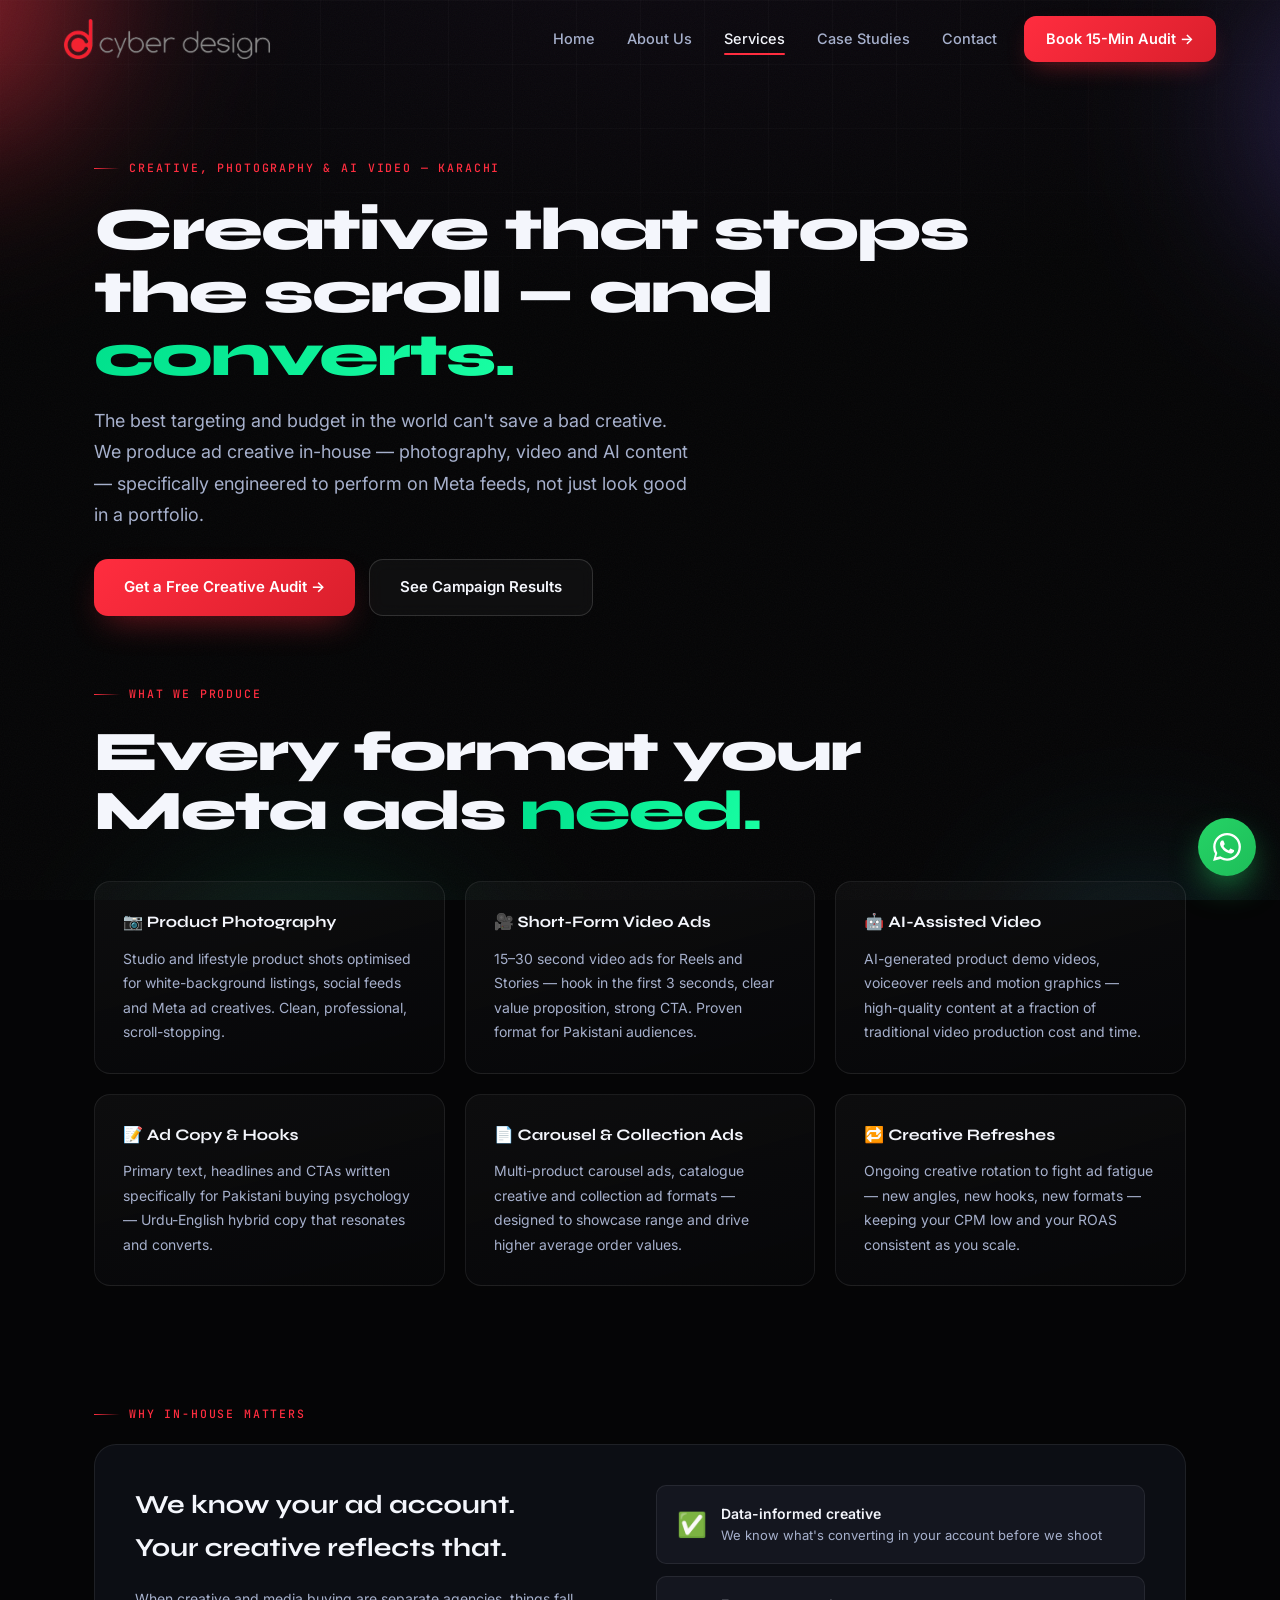
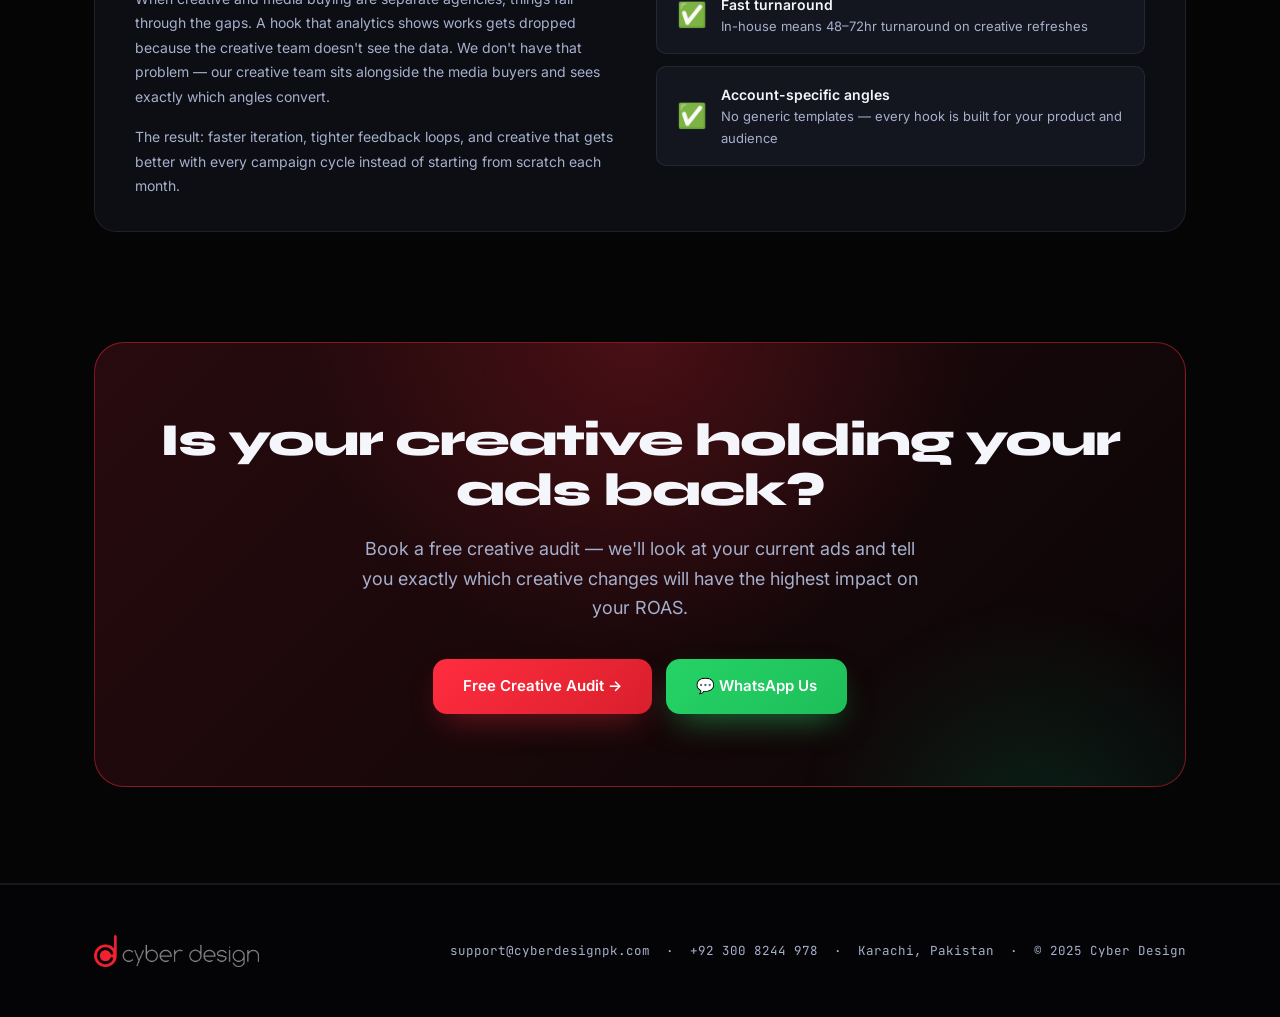
<file: creative-photography-karachi.html>
<!DOCTYPE html>
<html lang="en">
<head>
<meta charset="UTF-8">
<meta name="viewport" content="width=device-width,initial-scale=1">
<title>Product Photography & Ad Creative Karachi | AI Video | Cyber Design</title>
<meta name="description" content="Scroll-stopping product photography, Meta ad creative and AI video in Karachi. Performance-focused, proven to convert. Free creative audit.">
<link rel="canonical" href="https://cyberdesignpk.com/creative-photography-karachi.html">
<meta name="robots" content="index,follow,max-snippet:-1,max-image-preview:large">
<meta property="og:type" content="website">
<meta property="og:url" content="https://cyberdesignpk.com/creative-photography-karachi.html">
<meta property="og:site_name" content="Cyber Design">
<meta property="og:title" content="Product Photography & Ad Creative Karachi | AI Video | Cyber Design">
<meta property="og:description" content="Scroll-stopping product photography, Meta ad creative and AI video in Karachi. Performance-focused, proven to convert. Free creative audit.">
<meta property="og:image" content="https://cyberdesignpk.com/og-image.jpg">
<meta name="twitter:card" content="summary_large_image">
<meta name="twitter:title" content="Product Photography & Ad Creative Karachi | AI Video | Cyber Design">
<meta name="twitter:description" content="Scroll-stopping product photography, Meta ad creative and AI video in Karachi. Performance-focused, proven to convert. Free creative audit.">
<link rel="icon" href="favicon.ico" sizes="any">
<link rel="icon" type="image/png" sizes="32x32" href="favicon-32.png">
<link rel="icon" type="image/png" sizes="16x16" href="favicon-16.png">
<link rel="icon" type="image/webp" href="cyberdesign-favicon.webp">
<link rel="apple-touch-icon" sizes="180x180" href="favicon-180.png">
<script type="application/ld+json">{
  "@context":"https://schema.org",
  "@type":["MarketingAgency","LocalBusiness"],
  "name":"Cyber Design",
  "url":"https://cyberdesignpk.com",
  "telephone":"+923008244978",
  "email":"support@cyberdesignpk.com",
  "foundingDate":"2011",
  "description":"Pakistan performance Meta ads and Shopify growth agency based in Karachi since 2011.",
  "areaServed":"Pakistan",
  "address":{"@type":"PostalAddress","addressLocality":"Karachi","addressCountry":"PK"},
  "award":"Tech Behemoths Award Winner 2024"
}</script>
<link rel="preconnect" href="https://fonts.googleapis.com">
<link rel="preconnect" href="https://fonts.gstatic.com" crossorigin>
<link rel="preload" as="style" href="https://fonts.googleapis.com/css2?family=Syne:wght@700;800&family=Inter:wght@400;500;600;700&family=JetBrains+Mono:wght@400;500;700&family=Playfair+Display:ital@1&display=swap">
<link rel="stylesheet" href="https://fonts.googleapis.com/css2?family=Syne:wght@700;800&family=Inter:wght@400;500;600;700&family=JetBrains+Mono:wght@400;500;700&family=Playfair+Display:ital@1&display=swap" media="print" onload="this.media='all'">
<noscript><link rel="stylesheet" href="https://fonts.googleapis.com/css2?family=Syne:wght@700;800&family=Inter:wght@400;500;600;700&family=JetBrains+Mono:wght@400;500;700&family=Playfair+Display:ital@1&display=swap"></noscript>
<link rel="stylesheet" href="styles.css?v=2">
<!-- Google tag (gtag.js) — deferred for performance -->
<script>
  window.dataLayer = window.dataLayer || [];
  function gtag(){dataLayer.push(arguments);}
  gtag('js', new Date());
  gtag('config', 'G-51XB3NVH1X');
  (function(){
    var loaded=false;
    function loadGA(){ if(loaded) return; loaded=true;
      var s=document.createElement('script'); s.async=true;
      s.src='https://www.googletagmanager.com/gtag/js?id=G-51XB3NVH1X';
      document.head.appendChild(s);
    }
    ['scroll','pointerdown','keydown','touchstart'].forEach(function(ev){
      window.addEventListener(ev, loadGA, {once:true, passive:true});
    });
    window.addEventListener('load', function(){ setTimeout(loadGA, 3000); });
  })();
</script>
</head>
<body>
<div class="bg-fx"><div class="aurora"><b class="b1"></b><b class="b2"></b><b class="b3"></b><b class="b4"></b></div></div>
<div class="grid-fx"></div>
<div class="noise-fx"></div>
<div class="spotlight" id="spot"></div>
<div class="scroll-bar" id="sbar"></div>
<nav id="nav"><div class="nav-inner">
  <div class="nav-logo"><a href="index.html"><img src="cyberdesign-logo.webp" alt="Cyber Design Agency Karachi" width="206" height="40" decoding="async" fetchpriority="high"></a></div>
  <div class="nav-links"><a href="index.html">Home</a><a href="about-us.html">About Us</a><a href="services.html" class="cur">Services</a><a href="case-studies.html">Case Studies</a><a href="contact.html">Contact</a><a href="contact.html" class="nav-cta">Book 15-Min Audit →</a></div>
  <div class="ham" id="ham"><span></span><span></span><span></span></div>
</div></nav>
<div class="mob-menu" id="mob"><a href="index.html">Home</a><a href="about-us.html">About Us</a><a href="services.html" class="cur">Services</a><a href="case-studies.html">Case Studies</a><a href="contact.html">Contact</a><a href="contact.html" class="mob-cta">Book 15-Min Audit →</a></div>
<section class="pt-hero">
  <div class="wrap">
    <div class="rev sec-label">Creative, Photography &amp; AI Video — Karachi</div>
    <h1 class="rev sec-title" style="font-size:clamp(36px,5vw,60px)">Creative that stops<br>the scroll — and <em>converts.</em></h1>
    <p class="rev sec-sub" style="font-size:18px">The best targeting and budget in the world can't save a bad creative. We produce ad creative in-house — photography, video and AI content — specifically engineered to perform on Meta feeds, not just look good in a portfolio.</p>
    <div class="hero-btns" style="margin-top:28px">
      <a class="btn-pri" href="contact.html">Get a Free Creative Audit &#8594;</a>
      <a class="btn-sec" href="case-studies.html">See Campaign Results</a>
    </div>
  </div>
</section>
<section style="padding-top:0">
  <div class="wrap">
    <div class="rev sec-label">What We Produce</div>
    <h2 class="rev sec-title">Every format your<br>Meta ads <em>need.</em></h2>
    <div class="rev what-grid" style="margin-top:40px">
      <div class="what-card"><h4>&#128247; Product Photography</h4><p>Studio and lifestyle product shots optimised for white-background listings, social feeds and Meta ad creatives. Clean, professional, scroll-stopping.</p></div>
      <div class="what-card"><h4>&#127909; Short-Form Video Ads</h4><p>15–30 second video ads for Reels and Stories — hook in the first 3 seconds, clear value proposition, strong CTA. Proven format for Pakistani audiences.</p></div>
      <div class="what-card"><h4>&#129302; AI-Assisted Video</h4><p>AI-generated product demo videos, voiceover reels and motion graphics — high-quality content at a fraction of traditional video production cost and time.</p></div>
      <div class="what-card"><h4>&#128221; Ad Copy &amp; Hooks</h4><p>Primary text, headlines and CTAs written specifically for Pakistani buying psychology — Urdu-English hybrid copy that resonates and converts.</p></div>
      <div class="what-card"><h4>&#128196; Carousel &amp; Collection Ads</h4><p>Multi-product carousel ads, catalogue creative and collection ad formats — designed to showcase range and drive higher average order values.</p></div>
      <div class="what-card"><h4>&#128257; Creative Refreshes</h4><p>Ongoing creative rotation to fight ad fatigue — new angles, new hooks, new formats — keeping your CPM low and your ROAS consistent as you scale.</p></div>
    </div>
  </div>
</section>
<section style="padding-top:0">
  <div class="wrap">
    <div class="rev sec-label">Why In-House Matters</div>
    <div style="background:var(--bg1);border:1px solid var(--bd);border-radius:var(--rad-lg);padding:40px;padding-bottom:32px">
      <div class="r2col" style="display:grid;grid-template-columns:1fr 1fr;gap:32px;align-items:start">
        <div>
          <h3 style="font-family:'Syne',sans-serif;font-weight:700;font-size:26px;color:var(--tx);margin-bottom:16px">We know your ad account.<br>Your creative reflects that.</h3>
          <p style="font-size:14px;color:var(--mu);line-height:1.75;margin-bottom:16px">When creative and media buying are separate agencies, things fall through the gaps. A hook that analytics shows works gets dropped because the creative team doesn't see the data. We don't have that problem — our creative team sits alongside the media buyers and sees exactly which angles convert.</p>
          <p style="font-size:14px;color:var(--mu);line-height:1.75">The result: faster iteration, tighter feedback loops, and creative that gets better with every campaign cycle instead of starting from scratch each month.</p>
        </div>
        <div style="display:flex;flex-direction:column;gap:12px">
          <div style="padding:16px 20px;background:var(--bg2);border-radius:10px;border:1px solid var(--bd);display:flex;align-items:center;gap:14px"><div style="font-size:24px">&#9989;</div><div><div style="font-weight:600;font-size:14px;color:var(--tx)">Data-informed creative</div><div style="font-size:13px;color:var(--mu)">We know what's converting in your account before we shoot</div></div></div>
          <div style="padding:16px 20px;background:var(--bg2);border-radius:10px;border:1px solid var(--bd);display:flex;align-items:center;gap:14px"><div style="font-size:24px">&#9989;</div><div><div style="font-weight:600;font-size:14px;color:var(--tx)">Fast turnaround</div><div style="font-size:13px;color:var(--mu)">In-house means 48–72hr turnaround on creative refreshes</div></div></div>
          <div style="padding:16px 20px;background:var(--bg2);border-radius:10px;border:1px solid var(--bd);display:flex;align-items:center;gap:14px"><div style="font-size:24px">&#9989;</div><div><div style="font-weight:600;font-size:14px;color:var(--tx)">Account-specific angles</div><div style="font-size:13px;color:var(--mu)">No generic templates — every hook is built for your product and audience</div></div></div>
        </div>
      </div>
    </div>
  </div>
</section>
<section style="padding-top:0;padding-bottom:96px">
  <div class="wrap">
    <div class="rev cta-band">
      <h2>Is your creative holding your ads back?</h2>
      <p>Book a free creative audit — we'll look at your current ads and tell you exactly which creative changes will have the highest impact on your ROAS.</p>
      <div class="cta-btns">
        <a class="btn-pri" href="contact.html">Free Creative Audit &#8594;</a>
        <a class="btn-wa" href="https://wa.me/923008244978" target="_blank">&#128172; WhatsApp Us</a>
      </div>
    </div>
  </div>
</section>
<div class="divider"></div>
<footer><div class="foot">
  <div class="nav-logo"><a href="index.html"><img src="cyberdesign-logo.webp" alt="Cyber Design" style="height:32px;width:auto;filter:brightness(1.1)" loading="lazy"></a></div>
  <div class="fr">support@cyberdesignpk.com &nbsp;·&nbsp; +92 300 8244 978 &nbsp;·&nbsp; Karachi, Pakistan &nbsp;·&nbsp; © 2025 Cyber Design</div>
</div></footer>
<a class="wa-float magnetic" href="https://wa.me/923008244978" target="_blank" rel="noopener" aria-label="Chat on WhatsApp">
  <svg viewBox="0 0 24 24" fill="currentColor"><path d="M.057 24l1.687-6.163a11.867 11.867 0 0 1-1.587-5.946C.16 5.335 5.495 0 12.05 0a11.817 11.817 0 0 1 8.413 3.488 11.824 11.824 0 0 1 3.48 8.414c-.003 6.557-5.338 11.892-11.893 11.892a11.9 11.9 0 0 1-5.688-1.448L.057 24zm6.597-3.807c1.676.995 3.276 1.591 5.392 1.592 5.448 0 9.886-4.434 9.889-9.885.002-5.462-4.415-9.89-9.881-9.892-5.452 0-9.887 4.434-9.889 9.884a9.86 9.86 0 0 0 1.51 5.26l-.999 3.648 3.488-.916zm11.387-5.464c-.074-.124-.272-.198-.57-.347-.297-.149-1.758-.868-2.031-.967-.272-.099-.47-.149-.669.149-.198.297-.768.967-.941 1.165-.173.198-.347.223-.644.074-.297-.149-1.255-.462-2.39-1.475-.883-.788-1.48-1.761-1.653-2.059-.173-.297-.018-.458.13-.606.134-.133.297-.347.446-.521.151-.172.2-.296.3-.495.099-.198.05-.372-.025-.521-.075-.148-.669-1.611-.916-2.206-.242-.579-.487-.501-.669-.51l-.57-.01c-.198 0-.52.074-.792.372s-1.04 1.016-1.04 2.479 1.065 2.876 1.213 3.074c.149.198 2.095 3.2 5.076 4.487.709.306 1.263.489 1.694.625.712.227 1.36.195 1.872.118.571-.085 1.758-.719 2.006-1.413.247-.694.247-1.289.173-1.413z"/></svg>
</a>
<script src="app.js?v=2"></script>
</body>
</html>
</file>
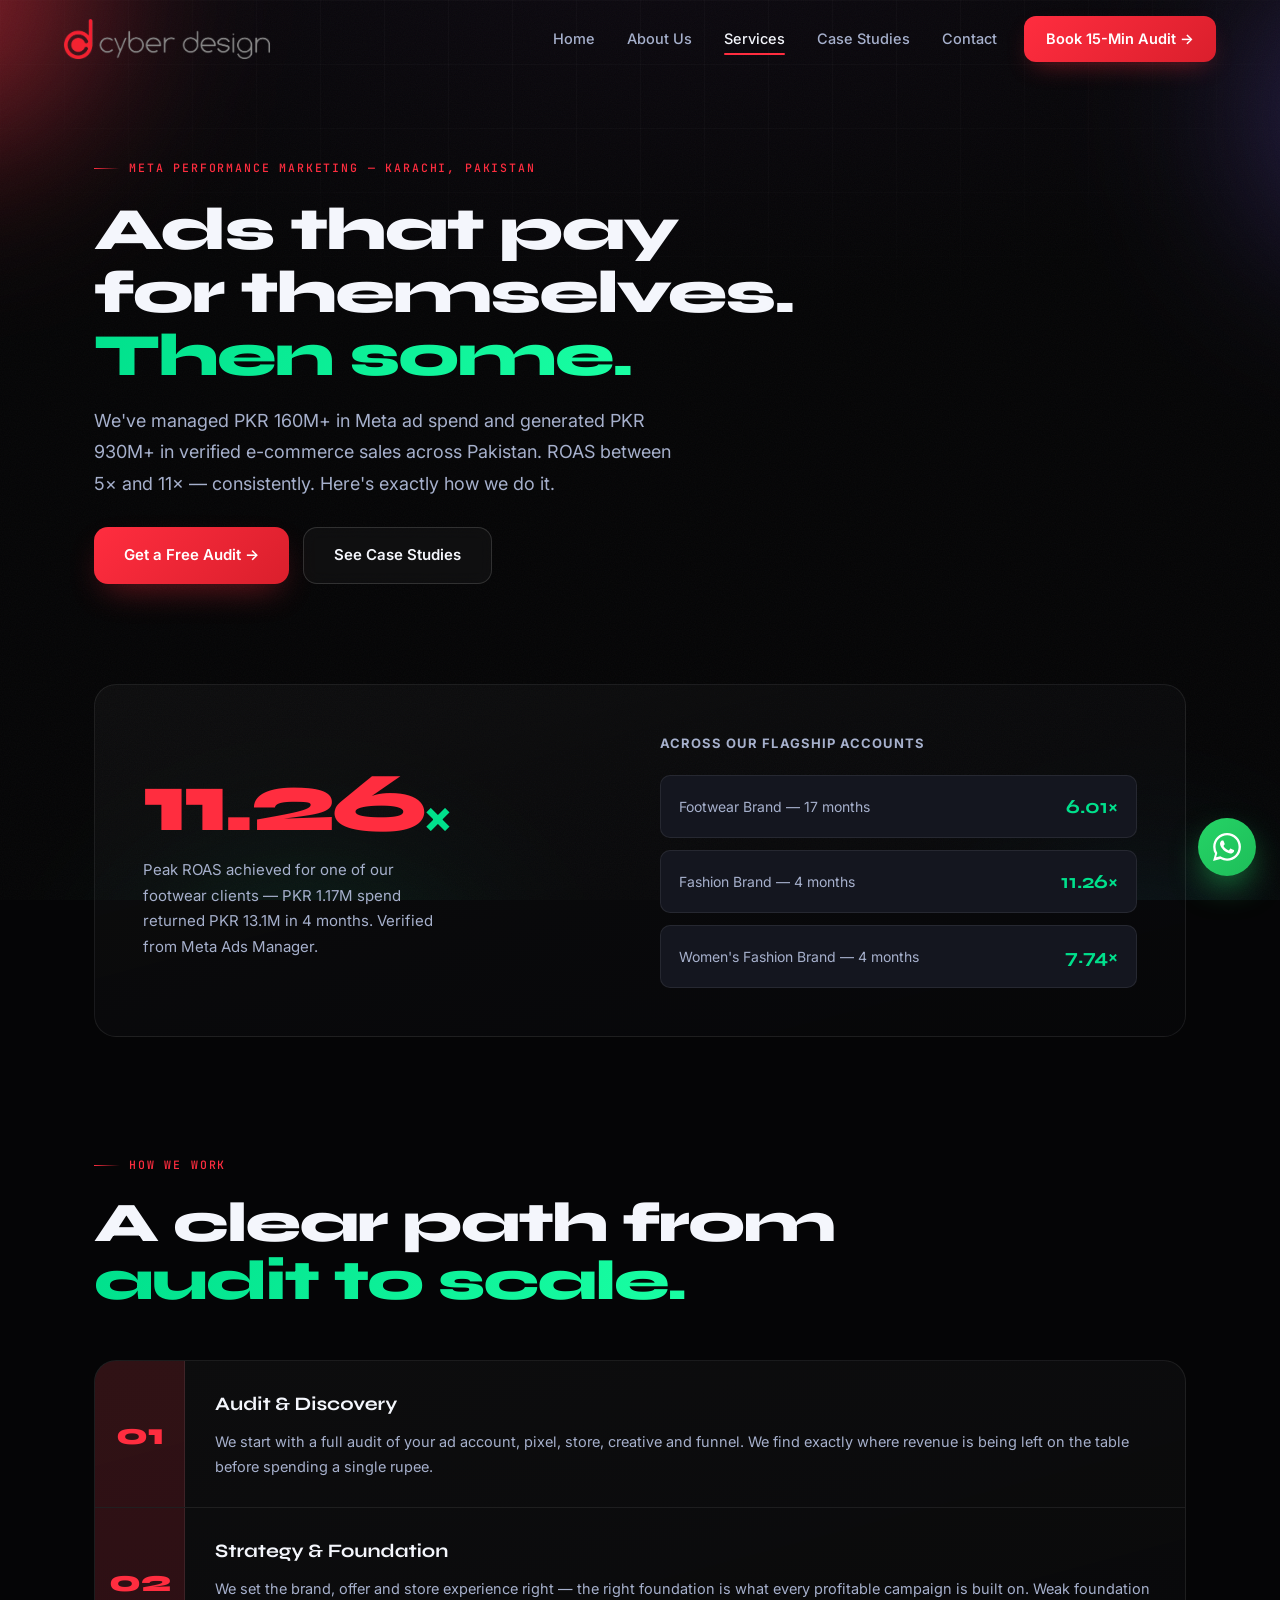
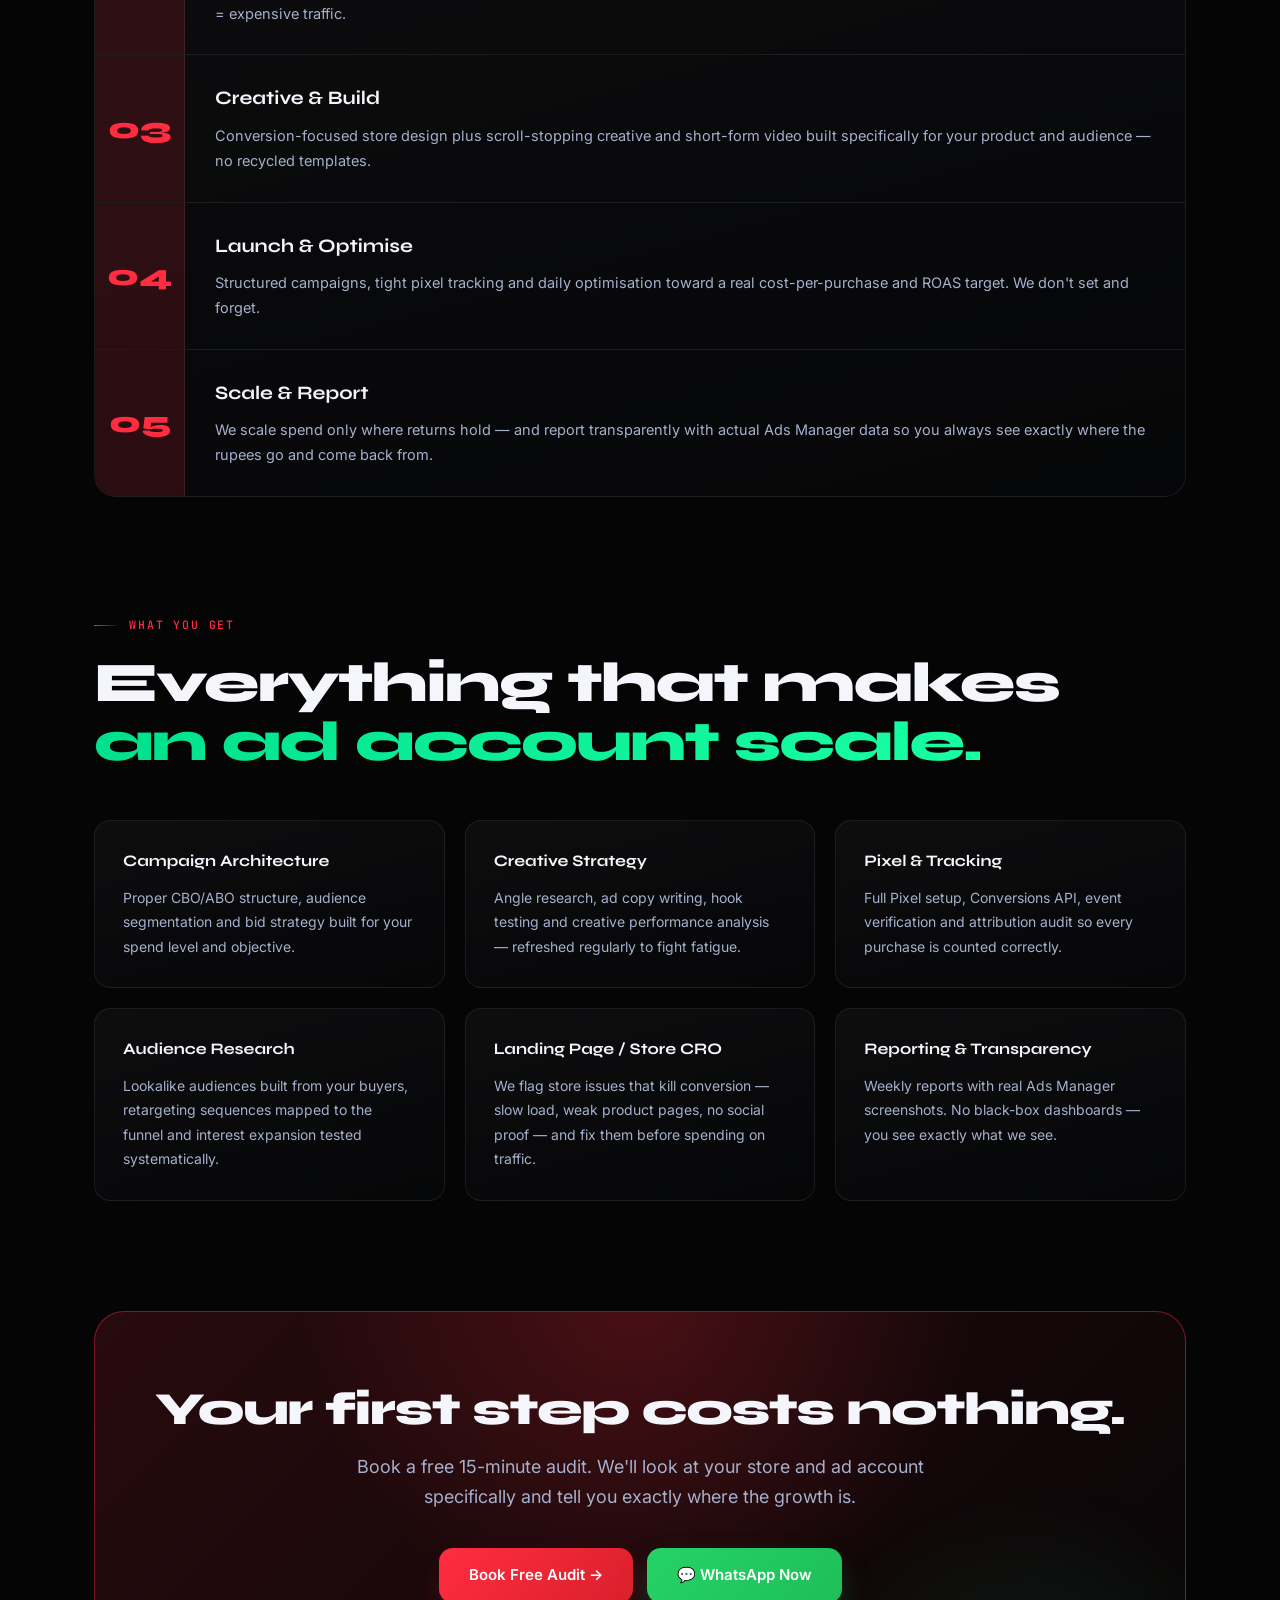
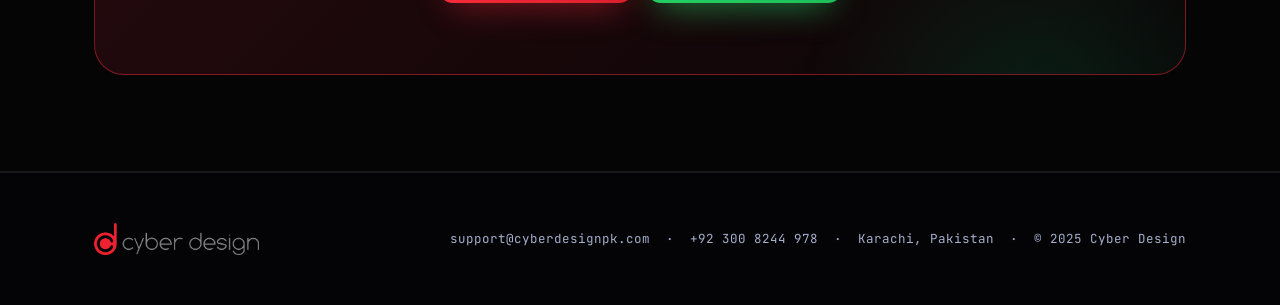
<file: meta-ads-agency-karachi.html>
<!DOCTYPE html>
<html lang="en">
<head>
<meta charset="UTF-8">
<meta name="viewport" content="width=device-width,initial-scale=1">
<title>Meta Ads Agency Karachi | Facebook & Instagram Ads | 5×–11× ROAS | Cyber Design</title>
<meta name="description" content="Karachi’s specialist Meta (Facebook & Instagram) ads agency. PKR 160M+ managed, PKR 930M+ in sales. 5× to 11× ROAS. Free 15-min audit.">
<link rel="canonical" href="https://cyberdesignpk.com/meta-ads-agency-karachi.html">
<meta name="robots" content="index,follow,max-snippet:-1,max-image-preview:large">
<meta property="og:type" content="website">
<meta property="og:url" content="https://cyberdesignpk.com/meta-ads-agency-karachi.html">
<meta property="og:site_name" content="Cyber Design">
<meta property="og:title" content="Meta Ads Agency Karachi | Facebook & Instagram Ads | 5×–11× ROAS | Cyber Design">
<meta property="og:description" content="Karachi’s specialist Meta (Facebook & Instagram) ads agency. PKR 160M+ managed, PKR 930M+ in sales. 5× to 11× ROAS. Free 15-min audit.">
<meta property="og:image" content="https://cyberdesignpk.com/og-image.jpg">
<meta name="twitter:card" content="summary_large_image">
<meta name="twitter:title" content="Meta Ads Agency Karachi | Facebook & Instagram Ads | 5×–11× ROAS | Cyber Design">
<meta name="twitter:description" content="Karachi’s specialist Meta (Facebook & Instagram) ads agency. PKR 160M+ managed, PKR 930M+ in sales. 5× to 11× ROAS. Free 15-min audit.">
<link rel="icon" href="favicon.ico" sizes="any">
<link rel="icon" type="image/png" sizes="32x32" href="favicon-32.png">
<link rel="icon" type="image/png" sizes="16x16" href="favicon-16.png">
<link rel="icon" type="image/webp" href="cyberdesign-favicon.webp">
<link rel="apple-touch-icon" sizes="180x180" href="favicon-180.png">
<script type="application/ld+json">{
  "@context":"https://schema.org",
  "@type":["MarketingAgency","LocalBusiness"],
  "name":"Cyber Design",
  "url":"https://cyberdesignpk.com",
  "telephone":"+923008244978",
  "email":"support@cyberdesignpk.com",
  "foundingDate":"2011",
  "description":"Pakistan performance Meta ads and Shopify growth agency based in Karachi since 2011.",
  "areaServed":"Pakistan",
  "address":{"@type":"PostalAddress","addressLocality":"Karachi","addressCountry":"PK"},
  "award":"Tech Behemoths Award Winner 2024"
}</script>
<link rel="preconnect" href="https://fonts.googleapis.com">
<link rel="preconnect" href="https://fonts.gstatic.com" crossorigin>
<link rel="preload" as="style" href="https://fonts.googleapis.com/css2?family=Syne:wght@700;800&family=Inter:wght@400;500;600;700&family=JetBrains+Mono:wght@400;500;700&family=Playfair+Display:ital@1&display=swap">
<link rel="stylesheet" href="https://fonts.googleapis.com/css2?family=Syne:wght@700;800&family=Inter:wght@400;500;600;700&family=JetBrains+Mono:wght@400;500;700&family=Playfair+Display:ital@1&display=swap" media="print" onload="this.media='all'">
<noscript><link rel="stylesheet" href="https://fonts.googleapis.com/css2?family=Syne:wght@700;800&family=Inter:wght@400;500;600;700&family=JetBrains+Mono:wght@400;500;700&family=Playfair+Display:ital@1&display=swap"></noscript>
<link rel="stylesheet" href="styles.css?v=2">
<!-- Google tag (gtag.js) — deferred for performance -->
<script>
  window.dataLayer = window.dataLayer || [];
  function gtag(){dataLayer.push(arguments);}
  gtag('js', new Date());
  gtag('config', 'G-51XB3NVH1X');
  (function(){
    var loaded=false;
    function loadGA(){ if(loaded) return; loaded=true;
      var s=document.createElement('script'); s.async=true;
      s.src='https://www.googletagmanager.com/gtag/js?id=G-51XB3NVH1X';
      document.head.appendChild(s);
    }
    ['scroll','pointerdown','keydown','touchstart'].forEach(function(ev){
      window.addEventListener(ev, loadGA, {once:true, passive:true});
    });
    window.addEventListener('load', function(){ setTimeout(loadGA, 3000); });
  })();
</script>
</head>
<body>
<div class="bg-fx"><div class="aurora"><b class="b1"></b><b class="b2"></b><b class="b3"></b><b class="b4"></b></div></div>
<div class="grid-fx"></div>
<div class="noise-fx"></div>
<div class="spotlight" id="spot"></div>
<div class="scroll-bar" id="sbar"></div>
<nav id="nav"><div class="nav-inner">
  <div class="nav-logo"><a href="index.html"><img src="cyberdesign-logo.webp" alt="Cyber Design Agency Karachi" width="206" height="40" decoding="async" fetchpriority="high"></a></div>
  <div class="nav-links"><a href="index.html">Home</a><a href="about-us.html">About Us</a><a href="services.html" class="cur">Services</a><a href="case-studies.html">Case Studies</a><a href="contact.html">Contact</a><a href="contact.html" class="nav-cta">Book 15-Min Audit →</a></div>
  <div class="ham" id="ham"><span></span><span></span><span></span></div>
</div></nav>
<div class="mob-menu" id="mob"><a href="index.html">Home</a><a href="about-us.html">About Us</a><a href="services.html" class="cur">Services</a><a href="case-studies.html">Case Studies</a><a href="contact.html">Contact</a><a href="contact.html" class="mob-cta">Book 15-Min Audit →</a></div>
<section class="pt-hero">
  <div class="wrap">
    <div class="rev sec-label">Meta Performance Marketing — Karachi, Pakistan</div>
    <h1 class="rev sec-title" style="font-size:clamp(36px,5vw,60px)">Ads that pay<br>for themselves.<br><em>Then some.</em></h1>
    <p class="rev sec-sub" style="font-size:18px">We've managed PKR 160M+ in Meta ad spend and generated PKR 930M+ in verified e-commerce sales across Pakistan. ROAS between 5&times; and 11&times; — consistently. Here's exactly how we do it.</p>
    <div class="hero-btns" style="margin-top:28px">
      <a class="btn-pri" href="contact.html">Get a Free Audit &#8594;</a>
      <a class="btn-sec" href="case-studies.html">See Case Studies</a>
    </div>
  </div>
</section>
<section style="padding-top:0">
  <div class="wrap">
    <div class="rev roas-band">
      <div>
        <div class="roas-num">11.26<span>&times;</span></div>
        <div style="font-size:15px;color:var(--mu);margin-top:12px;max-width:300px;line-height:1.7">Peak ROAS achieved for one of our footwear clients — PKR 1.17M spend returned PKR 13.1M in 4 months. Verified from Meta Ads Manager.</div>
      </div>
      <div>
        <div style="font-size:13px;color:var(--mu);font-weight:700;letter-spacing:.08em;text-transform:uppercase;margin-bottom:20px">Across our flagship accounts</div>
        <div style="display:flex;flex-direction:column;gap:12px">
          <div style="display:flex;justify-content:space-between;align-items:center;padding:14px 18px;background:var(--bg2);border-radius:10px;border:1px solid var(--bd)"><span style="font-size:14px;color:var(--mu)">Footwear Brand &mdash; 17 months</span><span style="font-family:'Syne',sans-serif;font-weight:700;font-size:20px;color:var(--g)">6.01&times;</span></div>
          <div style="display:flex;justify-content:space-between;align-items:center;padding:14px 18px;background:var(--bg2);border-radius:10px;border:1px solid var(--bd)"><span style="font-size:14px;color:var(--mu)">Fashion Brand &mdash; 4 months</span><span style="font-family:'Syne',sans-serif;font-weight:700;font-size:20px;color:var(--g)">11.26&times;</span></div>
          <div style="display:flex;justify-content:space-between;align-items:center;padding:14px 18px;background:var(--bg2);border-radius:10px;border:1px solid var(--bd)"><span style="font-size:14px;color:var(--mu)">Women's Fashion Brand &mdash; 4 months</span><span style="font-family:'Syne',sans-serif;font-weight:700;font-size:20px;color:var(--g)">7.74&times;</span></div>
        </div>
      </div>
    </div>
  </div>
</section>
<section style="padding-top:0">
  <div class="wrap">
    <div class="rev sec-label">How We Work</div>
    <h2 class="rev sec-title">A clear path from<br><em>audit to scale.</em></h2>
    <div class="rev steps-grid">
      <div class="step-row"><div class="step-num">01</div><div class="step-body"><h3>Audit &amp; Discovery</h3><p>We start with a full audit of your ad account, pixel, store, creative and funnel. We find exactly where revenue is being left on the table before spending a single rupee.</p></div></div>
      <div class="step-row"><div class="step-num">02</div><div class="step-body"><h3>Strategy &amp; Foundation</h3><p>We set the brand, offer and store experience right — the right foundation is what every profitable campaign is built on. Weak foundation = expensive traffic.</p></div></div>
      <div class="step-row"><div class="step-num">03</div><div class="step-body"><h3>Creative &amp; Build</h3><p>Conversion-focused store design plus scroll-stopping creative and short-form video built specifically for your product and audience — no recycled templates.</p></div></div>
      <div class="step-row"><div class="step-num">04</div><div class="step-body"><h3>Launch &amp; Optimise</h3><p>Structured campaigns, tight pixel tracking and daily optimisation toward a real cost-per-purchase and ROAS target. We don't set and forget.</p></div></div>
      <div class="step-row"><div class="step-num">05</div><div class="step-body"><h3>Scale &amp; Report</h3><p>We scale spend only where returns hold — and report transparently with actual Ads Manager data so you always see exactly where the rupees go and come back from.</p></div></div>
    </div>
  </div>
</section>
<section style="padding-top:0">
  <div class="wrap">
    <div class="rev sec-label">What You Get</div>
    <h2 class="rev sec-title">Everything that makes <em>an ad account scale.</em></h2>
    <div class="rev what-grid">
      <div class="what-card"><h4>Campaign Architecture</h4><p>Proper CBO/ABO structure, audience segmentation and bid strategy built for your spend level and objective.</p></div>
      <div class="what-card"><h4>Creative Strategy</h4><p>Angle research, ad copy writing, hook testing and creative performance analysis — refreshed regularly to fight fatigue.</p></div>
      <div class="what-card"><h4>Pixel &amp; Tracking</h4><p>Full Pixel setup, Conversions API, event verification and attribution audit so every purchase is counted correctly.</p></div>
      <div class="what-card"><h4>Audience Research</h4><p>Lookalike audiences built from your buyers, retargeting sequences mapped to the funnel and interest expansion tested systematically.</p></div>
      <div class="what-card"><h4>Landing Page / Store CRO</h4><p>We flag store issues that kill conversion — slow load, weak product pages, no social proof — and fix them before spending on traffic.</p></div>
      <div class="what-card"><h4>Reporting &amp; Transparency</h4><p>Weekly reports with real Ads Manager screenshots. No black-box dashboards — you see exactly what we see.</p></div>
    </div>
  </div>
</section>
<section style="padding-top:0;padding-bottom:96px">
  <div class="wrap">
    <div class="rev cta-band">
      <h2>Your first step costs nothing.</h2>
      <p>Book a free 15-minute audit. We'll look at your store and ad account specifically and tell you exactly where the growth is.</p>
      <div class="cta-btns">
        <a class="btn-pri" href="contact.html">Book Free Audit &#8594;</a>
        <a class="btn-wa" href="https://wa.me/923008244978" target="_blank">&#128172; WhatsApp Now</a>
      </div>
    </div>
  </div>
</section>
<div class="divider"></div>
<footer><div class="foot">
  <div class="nav-logo"><a href="index.html"><img src="cyberdesign-logo.webp" alt="Cyber Design" style="height:32px;width:auto;filter:brightness(1.1)" loading="lazy"></a></div>
  <div class="fr">support@cyberdesignpk.com &nbsp;·&nbsp; +92 300 8244 978 &nbsp;·&nbsp; Karachi, Pakistan &nbsp;·&nbsp; © 2025 Cyber Design</div>
</div></footer>
<a class="wa-float magnetic" href="https://wa.me/923008244978" target="_blank" rel="noopener" aria-label="Chat on WhatsApp">
  <svg viewBox="0 0 24 24" fill="currentColor"><path d="M.057 24l1.687-6.163a11.867 11.867 0 0 1-1.587-5.946C.16 5.335 5.495 0 12.05 0a11.817 11.817 0 0 1 8.413 3.488 11.824 11.824 0 0 1 3.48 8.414c-.003 6.557-5.338 11.892-11.893 11.892a11.9 11.9 0 0 1-5.688-1.448L.057 24zm6.597-3.807c1.676.995 3.276 1.591 5.392 1.592 5.448 0 9.886-4.434 9.889-9.885.002-5.462-4.415-9.89-9.881-9.892-5.452 0-9.887 4.434-9.889 9.884a9.86 9.86 0 0 0 1.51 5.26l-.999 3.648 3.488-.916zm11.387-5.464c-.074-.124-.272-.198-.57-.347-.297-.149-1.758-.868-2.031-.967-.272-.099-.47-.149-.669.149-.198.297-.768.967-.941 1.165-.173.198-.347.223-.644.074-.297-.149-1.255-.462-2.39-1.475-.883-.788-1.48-1.761-1.653-2.059-.173-.297-.018-.458.13-.606.134-.133.297-.347.446-.521.151-.172.2-.296.3-.495.099-.198.05-.372-.025-.521-.075-.148-.669-1.611-.916-2.206-.242-.579-.487-.501-.669-.51l-.57-.01c-.198 0-.52.074-.792.372s-1.04 1.016-1.04 2.479 1.065 2.876 1.213 3.074c.149.198 2.095 3.2 5.076 4.487.709.306 1.263.489 1.694.625.712.227 1.36.195 1.872.118.571-.085 1.758-.719 2.006-1.413.247-.694.247-1.289.173-1.413z"/></svg>
</a>
<script src="app.js?v=2"></script>
</body>
</html>
</file>
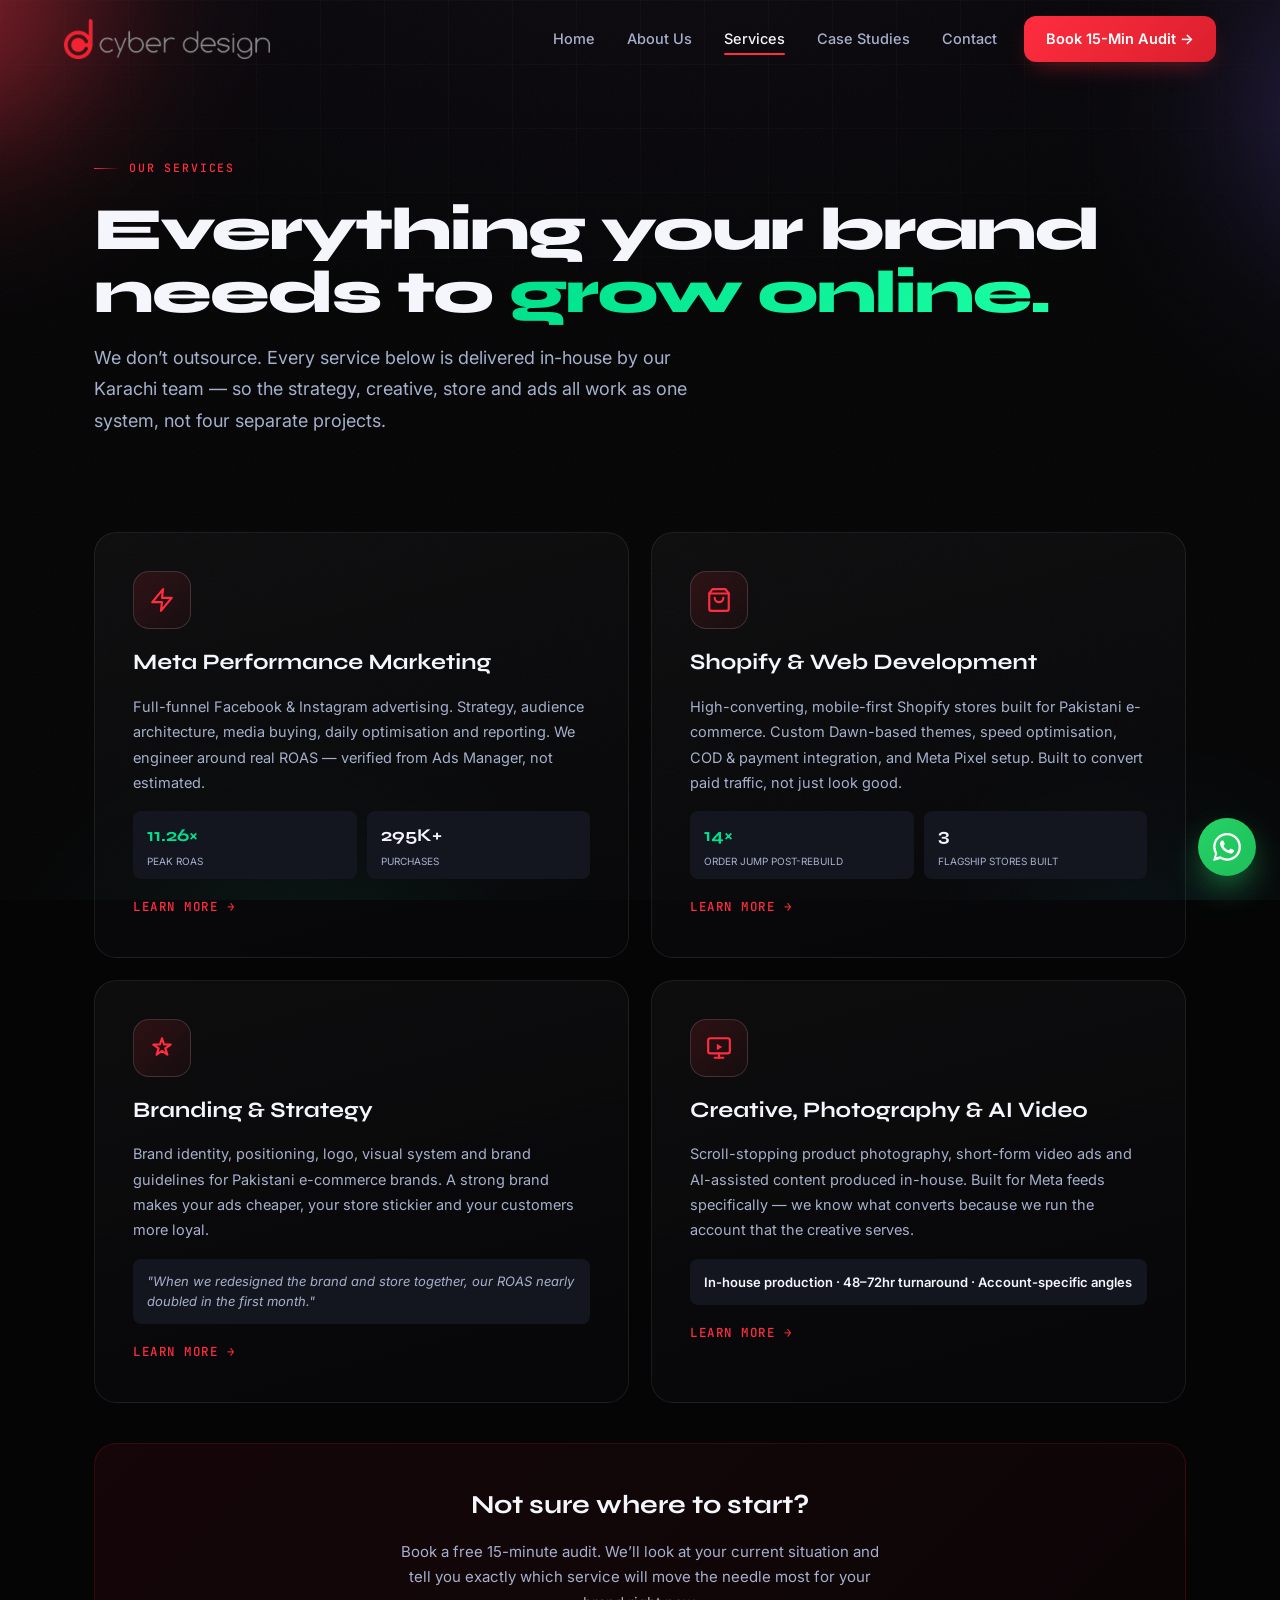
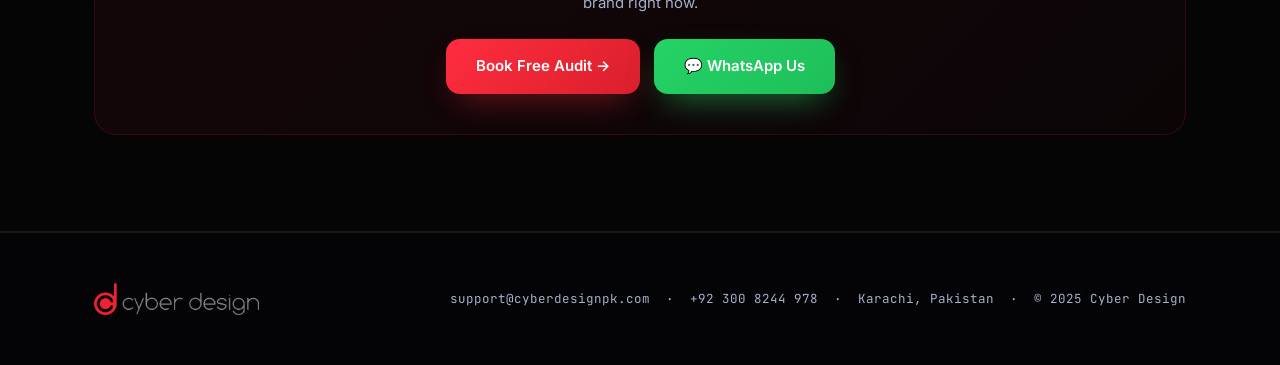
<file: services.html>
<!DOCTYPE html>
<html lang="en">
<head>
<meta charset="UTF-8">
<meta name="viewport" content="width=device-width,initial-scale=1">
<title>Our Services | Meta Ads, Shopify, Branding & Creative | Cyber Design Karachi</title>
<meta name="description" content="Full-stack digital services in Karachi: Meta performance advertising, Shopify development, brand identity and ad creative. One agency, every layer of e-commerce growth.">
<link rel="canonical" href="https://cyberdesignpk.com/services.html">
<meta name="robots" content="index,follow,max-snippet:-1,max-image-preview:large">
<meta property="og:type" content="website">
<meta property="og:url" content="https://cyberdesignpk.com/services.html">
<meta property="og:site_name" content="Cyber Design">
<meta property="og:title" content="Our Services | Meta Ads, Shopify, Branding & Creative | Cyber Design Karachi">
<meta property="og:description" content="Full-stack digital services in Karachi: Meta performance advertising, Shopify development, brand identity and ad creative. One agency, every layer of e-commerce growth.">
<meta property="og:image" content="https://cyberdesignpk.com/og-image.jpg">
<meta name="twitter:card" content="summary_large_image">
<meta name="twitter:title" content="Our Services | Meta Ads, Shopify, Branding & Creative | Cyber Design Karachi">
<meta name="twitter:description" content="Full-stack digital services in Karachi: Meta performance advertising, Shopify development, brand identity and ad creative. One agency, every layer of e-commerce growth.">
<link rel="icon" href="favicon.ico" sizes="any">
<link rel="icon" type="image/png" sizes="32x32" href="favicon-32.png">
<link rel="icon" type="image/png" sizes="16x16" href="favicon-16.png">
<link rel="icon" type="image/webp" href="cyberdesign-favicon.webp">
<link rel="apple-touch-icon" sizes="180x180" href="favicon-180.png">
<script type="application/ld+json">{
  "@context":"https://schema.org",
  "@type":["MarketingAgency","LocalBusiness"],
  "name":"Cyber Design",
  "url":"https://cyberdesignpk.com",
  "telephone":"+923008244978",
  "email":"support@cyberdesignpk.com",
  "foundingDate":"2011",
  "description":"Pakistan performance Meta ads and Shopify growth agency based in Karachi since 2011.",
  "areaServed":"Pakistan",
  "address":{"@type":"PostalAddress","addressLocality":"Karachi","addressCountry":"PK"},
  "award":"Tech Behemoths Award Winner 2024"
}</script>
<link rel="preconnect" href="https://fonts.googleapis.com">
<link rel="preconnect" href="https://fonts.gstatic.com" crossorigin>
<link rel="preload" as="style" href="https://fonts.googleapis.com/css2?family=Syne:wght@700;800&family=Inter:wght@400;500;600;700&family=JetBrains+Mono:wght@400;500;700&family=Playfair+Display:ital@1&display=swap">
<link rel="stylesheet" href="https://fonts.googleapis.com/css2?family=Syne:wght@700;800&family=Inter:wght@400;500;600;700&family=JetBrains+Mono:wght@400;500;700&family=Playfair+Display:ital@1&display=swap" media="print" onload="this.media='all'">
<noscript><link rel="stylesheet" href="https://fonts.googleapis.com/css2?family=Syne:wght@700;800&family=Inter:wght@400;500;600;700&family=JetBrains+Mono:wght@400;500;700&family=Playfair+Display:ital@1&display=swap"></noscript>
<link rel="stylesheet" href="styles.css?v=2">
<!-- Google tag (gtag.js) — deferred for performance -->
<script>
  window.dataLayer = window.dataLayer || [];
  function gtag(){dataLayer.push(arguments);}
  gtag('js', new Date());
  gtag('config', 'G-51XB3NVH1X');
  (function(){
    var loaded=false;
    function loadGA(){ if(loaded) return; loaded=true;
      var s=document.createElement('script'); s.async=true;
      s.src='https://www.googletagmanager.com/gtag/js?id=G-51XB3NVH1X';
      document.head.appendChild(s);
    }
    ['scroll','pointerdown','keydown','touchstart'].forEach(function(ev){
      window.addEventListener(ev, loadGA, {once:true, passive:true});
    });
    window.addEventListener('load', function(){ setTimeout(loadGA, 3000); });
  })();
</script>
</head>
<body>
<div class="bg-fx"><div class="aurora"><b class="b1"></b><b class="b2"></b><b class="b3"></b><b class="b4"></b></div></div>
<div class="grid-fx"></div>
<div class="noise-fx"></div>
<div class="spotlight" id="spot"></div>
<div class="scroll-bar" id="sbar"></div>
<nav id="nav"><div class="nav-inner">
  <div class="nav-logo"><a href="index.html"><img src="cyberdesign-logo.webp" alt="Cyber Design Agency Karachi" width="206" height="40" decoding="async" fetchpriority="high"></a></div>
  <div class="nav-links"><a href="index.html">Home</a><a href="about-us.html">About Us</a><a href="services.html" class="cur">Services</a><a href="case-studies.html">Case Studies</a><a href="contact.html">Contact</a><a href="contact.html" class="nav-cta">Book 15-Min Audit →</a></div>
  <div class="ham" id="ham"><span></span><span></span><span></span></div>
</div></nav>
<div class="mob-menu" id="mob"><a href="index.html">Home</a><a href="about-us.html">About Us</a><a href="services.html" class="cur">Services</a><a href="case-studies.html">Case Studies</a><a href="contact.html">Contact</a><a href="contact.html" class="mob-cta">Book 15-Min Audit →</a></div>
<section class="pt-hero" style="padding-bottom:48px">
 <div class="wrap">
  <div class="rev sec-label">Our Services</div>
  <h1 class="rev sec-title" style="font-size:clamp(36px,5vw,60px)">Everything your brand<br>needs to <em>grow online.</em></h1>
  <p class="rev sec-sub" style="font-size:18px">We don&rsquo;t outsource. Every service below is delivered in-house by our Karachi team &mdash; so the strategy, creative, store and ads all work as one system, not four separate projects.</p>
 </div>
</section>
<section style="padding-top:0;padding-bottom:96px">
 <div class="wrap">
  <div class="rev svc-overview-grid">
   <a class="svc-ov-card" href="meta-ads-agency-karachi.html">
    <div class="svc-icon"><svg viewBox="0 0 24 24" fill="none" stroke="currentColor" stroke-width="2" stroke-linecap="round" stroke-linejoin="round"><polygon points="13 2 3 14 12 14 11 22 21 10 12 10 13 2"/></svg></div>
    <h3>Meta Performance Marketing</h3>
    <p>Full-funnel Facebook &amp; Instagram advertising. Strategy, audience architecture, media buying, daily optimisation and reporting. We engineer around real ROAS &mdash; verified from Ads Manager, not estimated.</p>
    <div style="display:grid;grid-template-columns:1fr 1fr;gap:10px;margin-top:16px">
     <div style="background:var(--bg2);border-radius:8px;padding:10px 14px"><div style="font-size:18px;font-weight:700;font-family:'Syne',sans-serif;color:var(--g)">11.26&times;</div><div style="font-size:10px;color:var(--mu);margin-top:2px">PEAK ROAS</div></div>
     <div style="background:var(--bg2);border-radius:8px;padding:10px 14px"><div style="font-size:18px;font-weight:700;font-family:'Syne',sans-serif;color:var(--tx)">295K+</div><div style="font-size:10px;color:var(--mu);margin-top:2px">PURCHASES</div></div>
    </div>
    <div class="svc-ov-arrow">Learn more &#8594;</div>
   </a>
   <a class="svc-ov-card" href="shopify-development-karachi.html">
    <div class="svc-icon"><svg viewBox="0 0 24 24" fill="none" stroke="currentColor" stroke-width="2" stroke-linecap="round" stroke-linejoin="round"><path d="M6 2 3 6v14a2 2 0 0 0 2 2h14a2 2 0 0 0 2-2V6l-3-4z"/><line x1="3" y1="6" x2="21" y2="6"/><path d="M16 10a4 4 0 0 1-8 0"/></svg></div>
    <h3>Shopify &amp; Web Development</h3>
    <p>High-converting, mobile-first Shopify stores built for Pakistani e-commerce. Custom Dawn-based themes, speed optimisation, COD &amp; payment integration, and Meta Pixel setup. Built to convert paid traffic, not just look good.</p>
    <div style="display:grid;grid-template-columns:1fr 1fr;gap:10px;margin-top:16px">
     <div style="background:var(--bg2);border-radius:8px;padding:10px 14px"><div style="font-size:18px;font-weight:700;font-family:'Syne',sans-serif;color:var(--g)">14&times;</div><div style="font-size:10px;color:var(--mu);margin-top:2px">ORDER JUMP POST-REBUILD</div></div>
     <div style="background:var(--bg2);border-radius:8px;padding:10px 14px"><div style="font-size:18px;font-weight:700;font-family:'Syne',sans-serif;color:var(--tx)">3</div><div style="font-size:10px;color:var(--mu);margin-top:2px">FLAGSHIP STORES BUILT</div></div>
    </div>
    <div class="svc-ov-arrow">Learn more &#8594;</div>
   </a>
   <a class="svc-ov-card" href="branding-agency-karachi.html">
    <div class="svc-icon"><svg viewBox="0 0 24 24" fill="none" stroke="currentColor" stroke-width="2" stroke-linecap="round" stroke-linejoin="round"><path d="M12 3l1.9 5.8H20l-4.9 3.6 1.9 5.8L12 14.6 7 18.2l1.9-5.8L4 8.8h6.1z"/></svg></div>
    <h3>Branding &amp; Strategy</h3>
    <p>Brand identity, positioning, logo, visual system and brand guidelines for Pakistani e-commerce brands. A strong brand makes your ads cheaper, your store stickier and your customers more loyal.</p>
    <div style="background:var(--bg2);border-radius:8px;padding:12px 14px;margin-top:16px"><p style="font-size:13px;color:var(--mu);line-height:1.6;font-style:italic">"When we redesigned the brand and store together, our ROAS nearly doubled in the first month."</p></div>
    <div class="svc-ov-arrow">Learn more &#8594;</div>
   </a>
   <a class="svc-ov-card" href="creative-photography-karachi.html">
    <div class="svc-icon"><svg viewBox="0 0 24 24" fill="none" stroke="currentColor" stroke-width="2" stroke-linecap="round" stroke-linejoin="round"><rect x="2" y="3" width="20" height="14" rx="2"/><polygon points="10 8 15 11 10 14 10 8" fill="currentColor" stroke="none"/><line x1="8" y1="21" x2="16" y2="21"/><line x1="12" y1="17" x2="12" y2="21"/></svg></div>
    <h3>Creative, Photography &amp; AI Video</h3>
    <p>Scroll-stopping product photography, short-form video ads and AI-assisted content produced in-house. Built for Meta feeds specifically &mdash; we know what converts because we run the account that the creative serves.</p>
    <div style="background:var(--bg2);border-radius:8px;padding:12px 14px;margin-top:16px"><p style="font-size:13px;color:var(--tx);font-weight:600">In-house production &middot; 48&ndash;72hr turnaround &middot; Account-specific angles</p></div>
    <div class="svc-ov-arrow">Learn more &#8594;</div>
   </a>
  </div>
  <div style="margin-top:40px;background:linear-gradient(135deg,rgba(218,31,44,.08),rgba(218,31,44,.03));border:1px solid rgba(218,31,44,.18);border-radius:var(--rad-lg);padding:40px;text-align:center">
   <div style="font-family:'Syne',sans-serif;font-weight:700;font-size:26px;color:var(--tx);margin-bottom:12px">Not sure where to start?</div>
   <p style="font-size:15px;color:var(--mu);max-width:480px;margin:0 auto 24px;line-height:1.7">Book a free 15-minute audit. We&rsquo;ll look at your current situation and tell you exactly which service will move the needle most for your brand right now.</p>
   <div style="display:flex;gap:14px;justify-content:center;flex-wrap:wrap">
    <a class="btn-pri" href="contact.html">Book Free Audit &#8594;</a>
    <a class="btn-wa" href="https://wa.me/923008244978" target="_blank">&#128172; WhatsApp Us</a>
   </div>
  </div>
 </div>
</section>
<div class="divider"></div>
<footer><div class="foot">
  <div class="nav-logo"><a href="index.html"><img src="cyberdesign-logo.webp" alt="Cyber Design" style="height:32px;width:auto;filter:brightness(1.1)" loading="lazy"></a></div>
  <div class="fr">support@cyberdesignpk.com &nbsp;·&nbsp; +92 300 8244 978 &nbsp;·&nbsp; Karachi, Pakistan &nbsp;·&nbsp; © 2025 Cyber Design</div>
</div></footer>
<a class="wa-float magnetic" href="https://wa.me/923008244978" target="_blank" rel="noopener" aria-label="Chat on WhatsApp">
  <svg viewBox="0 0 24 24" fill="currentColor"><path d="M.057 24l1.687-6.163a11.867 11.867 0 0 1-1.587-5.946C.16 5.335 5.495 0 12.05 0a11.817 11.817 0 0 1 8.413 3.488 11.824 11.824 0 0 1 3.48 8.414c-.003 6.557-5.338 11.892-11.893 11.892a11.9 11.9 0 0 1-5.688-1.448L.057 24zm6.597-3.807c1.676.995 3.276 1.591 5.392 1.592 5.448 0 9.886-4.434 9.889-9.885.002-5.462-4.415-9.89-9.881-9.892-5.452 0-9.887 4.434-9.889 9.884a9.86 9.86 0 0 0 1.51 5.26l-.999 3.648 3.488-.916zm11.387-5.464c-.074-.124-.272-.198-.57-.347-.297-.149-1.758-.868-2.031-.967-.272-.099-.47-.149-.669.149-.198.297-.768.967-.941 1.165-.173.198-.347.223-.644.074-.297-.149-1.255-.462-2.39-1.475-.883-.788-1.48-1.761-1.653-2.059-.173-.297-.018-.458.13-.606.134-.133.297-.347.446-.521.151-.172.2-.296.3-.495.099-.198.05-.372-.025-.521-.075-.148-.669-1.611-.916-2.206-.242-.579-.487-.501-.669-.51l-.57-.01c-.198 0-.52.074-.792.372s-1.04 1.016-1.04 2.479 1.065 2.876 1.213 3.074c.149.198 2.095 3.2 5.076 4.487.709.306 1.263.489 1.694.625.712.227 1.36.195 1.872.118.571-.085 1.758-.719 2.006-1.413.247-.694.247-1.289.173-1.413z"/></svg>
</a>
<script src="app.js?v=2"></script>
</body>
</html>
</file>
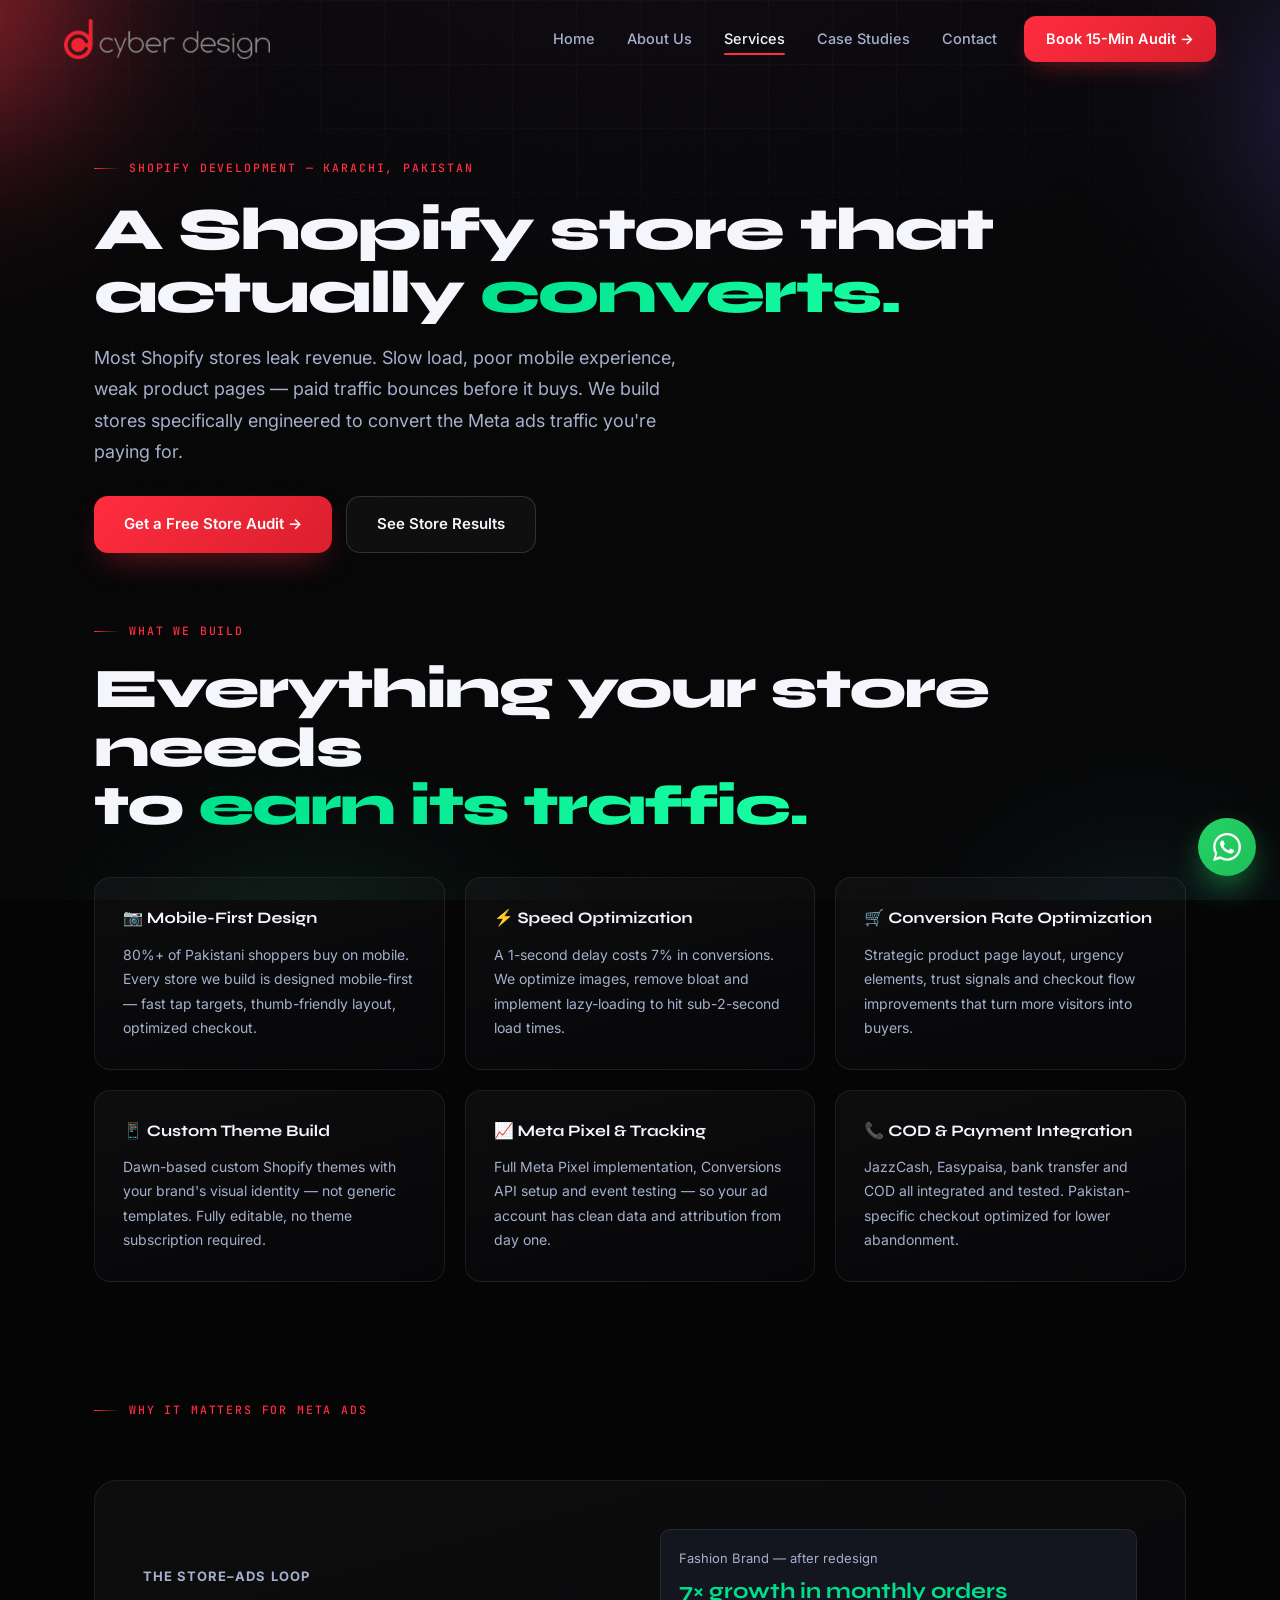
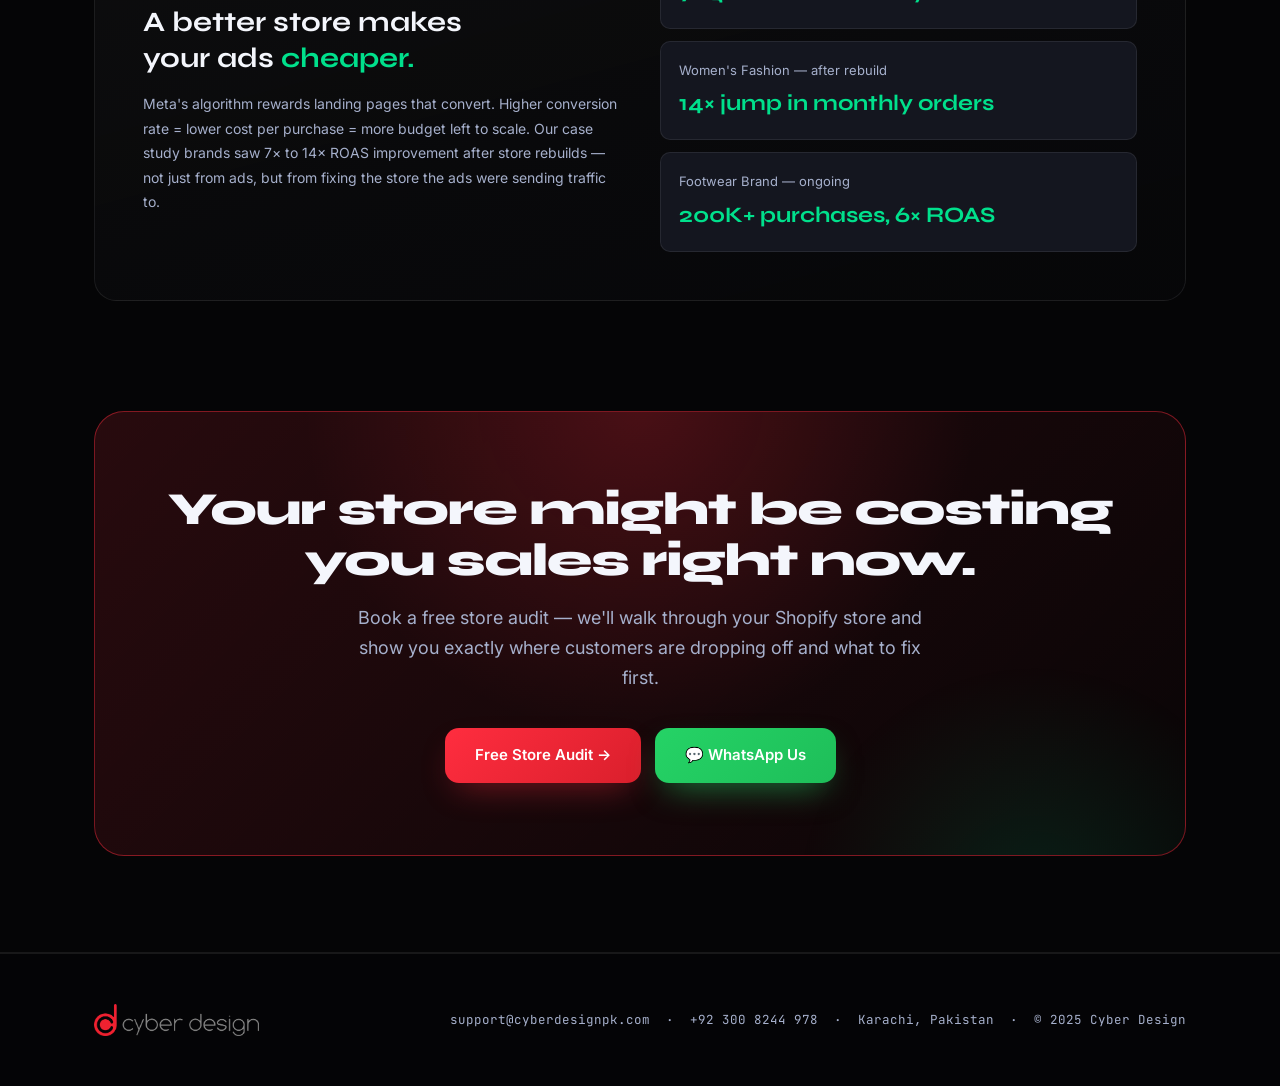
<file: shopify-development-karachi.html>
<!DOCTYPE html>
<html lang="en">
<head>
<meta charset="UTF-8">
<meta name="viewport" content="width=device-width,initial-scale=1">
<title>Shopify Development Agency Karachi | High-Converting Stores | Cyber Design</title>
<meta name="description" content="Expert Shopify development in Karachi. Mobile-first, speed-optimized, conversion-focused stores for Pakistani e-commerce. Free store audit.">
<link rel="canonical" href="https://cyberdesignpk.com/shopify-development-karachi.html">
<meta name="robots" content="index,follow,max-snippet:-1,max-image-preview:large">
<meta property="og:type" content="website">
<meta property="og:url" content="https://cyberdesignpk.com/shopify-development-karachi.html">
<meta property="og:site_name" content="Cyber Design">
<meta property="og:title" content="Shopify Development Agency Karachi | High-Converting Stores | Cyber Design">
<meta property="og:description" content="Expert Shopify development in Karachi. Mobile-first, speed-optimized, conversion-focused stores for Pakistani e-commerce. Free store audit.">
<meta property="og:image" content="https://cyberdesignpk.com/og-image.jpg">
<meta name="twitter:card" content="summary_large_image">
<meta name="twitter:title" content="Shopify Development Agency Karachi | High-Converting Stores | Cyber Design">
<meta name="twitter:description" content="Expert Shopify development in Karachi. Mobile-first, speed-optimized, conversion-focused stores for Pakistani e-commerce. Free store audit.">
<link rel="icon" href="favicon.ico" sizes="any">
<link rel="icon" type="image/png" sizes="32x32" href="favicon-32.png">
<link rel="icon" type="image/png" sizes="16x16" href="favicon-16.png">
<link rel="icon" type="image/webp" href="cyberdesign-favicon.webp">
<link rel="apple-touch-icon" sizes="180x180" href="favicon-180.png">
<script type="application/ld+json">{
  "@context":"https://schema.org",
  "@type":["MarketingAgency","LocalBusiness"],
  "name":"Cyber Design",
  "url":"https://cyberdesignpk.com",
  "telephone":"+923008244978",
  "email":"support@cyberdesignpk.com",
  "foundingDate":"2011",
  "description":"Pakistan performance Meta ads and Shopify growth agency based in Karachi since 2011.",
  "areaServed":"Pakistan",
  "address":{"@type":"PostalAddress","addressLocality":"Karachi","addressCountry":"PK"},
  "award":"Tech Behemoths Award Winner 2024"
}</script>
<link rel="preconnect" href="https://fonts.googleapis.com">
<link rel="preconnect" href="https://fonts.gstatic.com" crossorigin>
<link rel="preload" as="style" href="https://fonts.googleapis.com/css2?family=Syne:wght@700;800&family=Inter:wght@400;500;600;700&family=JetBrains+Mono:wght@400;500;700&family=Playfair+Display:ital@1&display=swap">
<link rel="stylesheet" href="https://fonts.googleapis.com/css2?family=Syne:wght@700;800&family=Inter:wght@400;500;600;700&family=JetBrains+Mono:wght@400;500;700&family=Playfair+Display:ital@1&display=swap" media="print" onload="this.media='all'">
<noscript><link rel="stylesheet" href="https://fonts.googleapis.com/css2?family=Syne:wght@700;800&family=Inter:wght@400;500;600;700&family=JetBrains+Mono:wght@400;500;700&family=Playfair+Display:ital@1&display=swap"></noscript>
<link rel="stylesheet" href="styles.css?v=2">
<!-- Google tag (gtag.js) — deferred for performance -->
<script>
  window.dataLayer = window.dataLayer || [];
  function gtag(){dataLayer.push(arguments);}
  gtag('js', new Date());
  gtag('config', 'G-51XB3NVH1X');
  (function(){
    var loaded=false;
    function loadGA(){ if(loaded) return; loaded=true;
      var s=document.createElement('script'); s.async=true;
      s.src='https://www.googletagmanager.com/gtag/js?id=G-51XB3NVH1X';
      document.head.appendChild(s);
    }
    ['scroll','pointerdown','keydown','touchstart'].forEach(function(ev){
      window.addEventListener(ev, loadGA, {once:true, passive:true});
    });
    window.addEventListener('load', function(){ setTimeout(loadGA, 3000); });
  })();
</script>
</head>
<body>
<div class="bg-fx"><div class="aurora"><b class="b1"></b><b class="b2"></b><b class="b3"></b><b class="b4"></b></div></div>
<div class="grid-fx"></div>
<div class="noise-fx"></div>
<div class="spotlight" id="spot"></div>
<div class="scroll-bar" id="sbar"></div>
<nav id="nav"><div class="nav-inner">
  <div class="nav-logo"><a href="index.html"><img src="cyberdesign-logo.webp" alt="Cyber Design Agency Karachi" width="206" height="40" decoding="async" fetchpriority="high"></a></div>
  <div class="nav-links"><a href="index.html">Home</a><a href="about-us.html">About Us</a><a href="services.html" class="cur">Services</a><a href="case-studies.html">Case Studies</a><a href="contact.html">Contact</a><a href="contact.html" class="nav-cta">Book 15-Min Audit →</a></div>
  <div class="ham" id="ham"><span></span><span></span><span></span></div>
</div></nav>
<div class="mob-menu" id="mob"><a href="index.html">Home</a><a href="about-us.html">About Us</a><a href="services.html" class="cur">Services</a><a href="case-studies.html">Case Studies</a><a href="contact.html">Contact</a><a href="contact.html" class="mob-cta">Book 15-Min Audit →</a></div>
<section class="pt-hero">
  <div class="wrap">
    <div class="rev sec-label">Shopify Development — Karachi, Pakistan</div>
    <h1 class="rev sec-title" style="font-size:clamp(36px,5vw,60px)">A Shopify store that<br>actually <em>converts.</em></h1>
    <p class="rev sec-sub" style="font-size:18px">Most Shopify stores leak revenue. Slow load, poor mobile experience, weak product pages — paid traffic bounces before it buys. We build stores specifically engineered to convert the Meta ads traffic you're paying for.</p>
    <div class="hero-btns" style="margin-top:28px">
      <a class="btn-pri" href="contact.html">Get a Free Store Audit &#8594;</a>
      <a class="btn-sec" href="case-studies.html">See Store Results</a>
    </div>
  </div>
</section>
<section style="padding-top:0">
  <div class="wrap">
    <div class="rev sec-label">What We Build</div>
    <h2 class="rev sec-title">Everything your store needs<br>to <em>earn its traffic.</em></h2>
    <div class="rev what-grid" style="margin-top:40px">
      <div class="what-card"><h4>&#128247; Mobile-First Design</h4><p>80%+ of Pakistani shoppers buy on mobile. Every store we build is designed mobile-first — fast tap targets, thumb-friendly layout, optimized checkout.</p></div>
      <div class="what-card"><h4>&#9889; Speed Optimization</h4><p>A 1-second delay costs 7% in conversions. We optimize images, remove bloat and implement lazy-loading to hit sub-2-second load times.</p></div>
      <div class="what-card"><h4>&#128722; Conversion Rate Optimization</h4><p>Strategic product page layout, urgency elements, trust signals and checkout flow improvements that turn more visitors into buyers.</p></div>
      <div class="what-card"><h4>&#128241; Custom Theme Build</h4><p>Dawn-based custom Shopify themes with your brand's visual identity — not generic templates. Fully editable, no theme subscription required.</p></div>
      <div class="what-card"><h4>&#128200; Meta Pixel &amp; Tracking</h4><p>Full Meta Pixel implementation, Conversions API setup and event testing — so your ad account has clean data and attribution from day one.</p></div>
      <div class="what-card"><h4>&#128222; COD &amp; Payment Integration</h4><p>JazzCash, Easypaisa, bank transfer and COD all integrated and tested. Pakistan-specific checkout optimized for lower abandonment.</p></div>
    </div>
  </div>
</section>
<section style="padding-top:0">
  <div class="wrap">
    <div class="rev sec-label">Why It Matters for Meta Ads</div>
    <div class="rev roas-band">
      <div>
        <div style="font-size:13px;color:var(--mu);font-weight:700;letter-spacing:.08em;text-transform:uppercase;margin-bottom:16px">The store–ads loop</div>
        <div style="font-size:28px;font-family:'Syne',sans-serif;font-weight:700;color:var(--tx);line-height:1.3;margin-bottom:16px">A better store makes<br>your ads <span style="color:var(--g)">cheaper.</span></div>
        <p style="font-size:14px;color:var(--mu);line-height:1.75">Meta's algorithm rewards landing pages that convert. Higher conversion rate = lower cost per purchase = more budget left to scale. Our case study brands saw 7× to 14× ROAS improvement after store rebuilds — not just from ads, but from fixing the store the ads were sending traffic to.</p>
      </div>
      <div style="display:flex;flex-direction:column;gap:12px">
        <div style="padding:18px;background:var(--bg2);border-radius:10px;border:1px solid var(--bd)"><div style="font-size:13px;color:var(--mu);margin-bottom:4px">Fashion Brand — after redesign</div><div style="font-family:'Syne',sans-serif;font-weight:700;font-size:22px;color:var(--g)">7× growth in monthly orders</div></div>
        <div style="padding:18px;background:var(--bg2);border-radius:10px;border:1px solid var(--bd)"><div style="font-size:13px;color:var(--mu);margin-bottom:4px">Women's Fashion — after rebuild</div><div style="font-family:'Syne',sans-serif;font-weight:700;font-size:22px;color:var(--g)">14× jump in monthly orders</div></div>
        <div style="padding:18px;background:var(--bg2);border-radius:10px;border:1px solid var(--bd)"><div style="font-size:13px;color:var(--mu);margin-bottom:4px">Footwear Brand — ongoing</div><div style="font-family:'Syne',sans-serif;font-weight:700;font-size:22px;color:var(--g)">200K+ purchases, 6× ROAS</div></div>
      </div>
    </div>
  </div>
</section>
<section style="padding-top:0;padding-bottom:96px">
  <div class="wrap">
    <div class="rev cta-band">
      <h2>Your store might be costing you sales right now.</h2>
      <p>Book a free store audit — we'll walk through your Shopify store and show you exactly where customers are dropping off and what to fix first.</p>
      <div class="cta-btns">
        <a class="btn-pri" href="contact.html">Free Store Audit &#8594;</a>
        <a class="btn-wa" href="https://wa.me/923008244978" target="_blank">&#128172; WhatsApp Us</a>
      </div>
    </div>
  </div>
</section>
<div class="divider"></div>
<footer><div class="foot">
  <div class="nav-logo"><a href="index.html"><img src="cyberdesign-logo.webp" alt="Cyber Design" style="height:32px;width:auto;filter:brightness(1.1)" loading="lazy"></a></div>
  <div class="fr">support@cyberdesignpk.com &nbsp;·&nbsp; +92 300 8244 978 &nbsp;·&nbsp; Karachi, Pakistan &nbsp;·&nbsp; © 2025 Cyber Design</div>
</div></footer>
<a class="wa-float magnetic" href="https://wa.me/923008244978" target="_blank" rel="noopener" aria-label="Chat on WhatsApp">
  <svg viewBox="0 0 24 24" fill="currentColor"><path d="M.057 24l1.687-6.163a11.867 11.867 0 0 1-1.587-5.946C.16 5.335 5.495 0 12.05 0a11.817 11.817 0 0 1 8.413 3.488 11.824 11.824 0 0 1 3.48 8.414c-.003 6.557-5.338 11.892-11.893 11.892a11.9 11.9 0 0 1-5.688-1.448L.057 24zm6.597-3.807c1.676.995 3.276 1.591 5.392 1.592 5.448 0 9.886-4.434 9.889-9.885.002-5.462-4.415-9.89-9.881-9.892-5.452 0-9.887 4.434-9.889 9.884a9.86 9.86 0 0 0 1.51 5.26l-.999 3.648 3.488-.916zm11.387-5.464c-.074-.124-.272-.198-.57-.347-.297-.149-1.758-.868-2.031-.967-.272-.099-.47-.149-.669.149-.198.297-.768.967-.941 1.165-.173.198-.347.223-.644.074-.297-.149-1.255-.462-2.39-1.475-.883-.788-1.48-1.761-1.653-2.059-.173-.297-.018-.458.13-.606.134-.133.297-.347.446-.521.151-.172.2-.296.3-.495.099-.198.05-.372-.025-.521-.075-.148-.669-1.611-.916-2.206-.242-.579-.487-.501-.669-.51l-.57-.01c-.198 0-.52.074-.792.372s-1.04 1.016-1.04 2.479 1.065 2.876 1.213 3.074c.149.198 2.095 3.2 5.076 4.487.709.306 1.263.489 1.694.625.712.227 1.36.195 1.872.118.571-.085 1.758-.719 2.006-1.413.247-.694.247-1.289.173-1.413z"/></svg>
</a>
<script src="app.js?v=2"></script>
</body>
</html>
</file>
<file: styles.css>
/* ============================================================
   Cyber Design — Shared Design System (UI/UX Pro Max driven)
   Modern Dark Cinema + Aurora · used across all pages
   ============================================================ */
*,*::before,*::after{box-sizing:border-box;margin:0;padding:0}
html{scroll-behavior:smooth}
:root{
  /* new tokens */
  --bg-deep:#050506;--bg-base:#08090C;--bg-elev:#0C0E14;
  --surface:rgba(255,255,255,.035);--surface2:rgba(255,255,255,.06);
  --bd:rgba(255,255,255,.08);--bd2:rgba(255,255,255,.14);
  --p:#FF2D3F;--p2:#DA1F2C;--ph:#FF3344;--p-soft:rgba(255,45,63,.14);--p-glow:rgba(255,45,63,.45);
  --g:#00E08C;--g2:#19FFA3;--vi:#7C5CFF;--cy:#22D3EE;
  --tx:#F4F6FC;--mu:#A6B0CC;--mu2:#828DAD;
  --rad:16px;--rad-lg:22px;--rad-xl:30px;
  --ease:cubic-bezier(0.16,1,0.3,1);--ease-out:cubic-bezier(0.22,1,0.36,1);
  --maxw:1220px;
  /* legacy aliases (so original inline styles render premium) */
  --bg:#050506;--bg1:#0C0E14;--bg2:#14161F;
}
body{font-family:"Inter",system-ui,sans-serif;background:var(--bg-deep);color:var(--tx);line-height:1.65;font-size:16px;-webkit-font-smoothing:antialiased;-moz-osx-font-smoothing:grayscale;overflow-x:hidden;text-rendering:optimizeLegibility}
h1,h2,h3,h4,h5,h6{-webkit-font-smoothing:antialiased;text-rendering:geometricPrecision}
img{max-width:100%;display:block}
a{text-decoration:none;color:inherit}
button{cursor:pointer;font-family:inherit;border:none;outline:none;background:none}
::selection{background:var(--p);color:#fff}
.mono{font-family:"JetBrains Mono",monospace}

/* ---------- BACKGROUND ---------- */
.bg-fx{position:fixed;inset:0;z-index:-3;overflow:hidden;pointer-events:none;background:radial-gradient(120% 80% at 50% -10%,#0E0A12 0%,var(--bg-deep) 55%)}
.aurora{position:absolute;inset:-20%;filter:blur(70px);opacity:.7;mix-blend-mode:screen}
.aurora b{position:absolute;border-radius:50%;display:block}
.aurora .b1{width:42vw;height:42vw;left:-6vw;top:-8vw;background:radial-gradient(circle,var(--p),transparent 62%);animation:drift1 20s var(--ease) infinite}
.aurora .b2{width:38vw;height:38vw;right:-8vw;top:4vw;background:radial-gradient(circle,var(--vi),transparent 62%);opacity:.55;animation:drift2 26s var(--ease) infinite}
.aurora .b3{width:40vw;height:40vw;left:24vw;bottom:-18vw;background:radial-gradient(circle,var(--g),transparent 60%);opacity:.4;animation:drift3 30s var(--ease) infinite}
.aurora .b4{width:26vw;height:26vw;right:18vw;bottom:-6vw;background:radial-gradient(circle,var(--cy),transparent 60%);opacity:.35;animation:drift1 24s var(--ease) infinite reverse}
@keyframes drift1{0%,100%{transform:translate(0,0) scale(1)}50%{transform:translate(7vw,5vw) scale(1.18)}}
@keyframes drift2{0%,100%{transform:translate(0,0) scale(1)}50%{transform:translate(-6vw,7vw) scale(1.12)}}
@keyframes drift3{0%,100%{transform:translate(0,0) scale(1)}50%{transform:translate(5vw,-6vw) scale(1.2)}}
.grid-fx{position:fixed;inset:0;z-index:-2;pointer-events:none;background-image:linear-gradient(rgba(255,255,255,.025) 1px,transparent 1px),linear-gradient(90deg,rgba(255,255,255,.025) 1px,transparent 1px);background-size:64px 64px;-webkit-mask-image:radial-gradient(ellipse 90% 55% at 50% 0%,#000 25%,transparent 78%);mask-image:radial-gradient(ellipse 90% 55% at 50% 0%,#000 25%,transparent 78%)}
.noise-fx{position:fixed;inset:0;z-index:-1;pointer-events:none;opacity:.035;background-image:url("data:image/svg+xml,%3Csvg xmlns='http://www.w3.org/2000/svg' width='160' height='160'%3E%3Cfilter id='n'%3E%3CfeTurbulence type='fractalNoise' baseFrequency='0.85' numOctaves='3'/%3E%3C/filter%3E%3Crect width='100%25' height='100%25' filter='url(%23n)'/%3E%3C/svg%3E")}
.spotlight{position:fixed;width:520px;height:520px;border-radius:50%;background:radial-gradient(circle,rgba(255,45,63,.10),transparent 65%);pointer-events:none;z-index:0;transform:translate(-50%,-50%);transition:opacity .4s;opacity:0}
.scroll-bar{position:fixed;top:0;left:0;height:2px;width:0;background:linear-gradient(90deg,var(--p),var(--g));z-index:200;transition:width .1s linear}

/* ---------- NAV ---------- */
nav{position:fixed;top:0;left:0;right:0;z-index:120;padding:0 5vw;transition:.4s var(--ease)}
nav.scrolled{background:rgba(5,5,6,.82);backdrop-filter:blur(12px);border-bottom:1px solid var(--bd)}
.nav-inner{max-width:var(--maxw);margin:0 auto;display:flex;align-items:center;justify-content:space-between;height:78px;transition:.4s var(--ease)}
nav.scrolled .nav-inner{height:64px}
.nav-logo img{height:40px;width:auto;filter:brightness(1.12) drop-shadow(0 0 1px rgba(255,255,255,.06));transition:.3s var(--ease)}
.nav-logo:hover img{transform:scale(1.05)}
.nav-links{display:flex;align-items:center;gap:2px}
.nav-links a{position:relative;padding:9px 15px;font-size:14.5px;font-weight:500;color:var(--mu);border-radius:10px;transition:.25s var(--ease)}
.nav-links a::after{content:"";position:absolute;left:15px;right:15px;bottom:5px;height:2px;background:var(--p);border-radius:2px;transform:scaleX(0);transform-origin:left;transition:.3s var(--ease)}
.nav-links a:hover{color:var(--tx)}.nav-links a.cur{color:var(--tx)}
.nav-links a:hover::after,.nav-links a.cur::after{transform:scaleX(1)}
.nav-cta{margin-left:10px;background:linear-gradient(135deg,var(--p),var(--p2));color:#fff!important;padding:11px 22px!important;border-radius:12px!important;font-weight:600!important;box-shadow:0 10px 26px -10px var(--p-glow);transition:.3s var(--ease)!important}
.nav-cta::after{display:none}
.nav-cta:hover{transform:translateY(-2px);box-shadow:0 16px 34px -10px var(--p-glow)}
.ham{display:none;flex-direction:column;gap:5px;padding:8px}
.ham span{display:block;width:24px;height:2px;background:var(--tx);border-radius:2px;transition:.3s var(--ease)}
.ham.act span:nth-child(1){transform:translateY(7px) rotate(45deg)}
.ham.act span:nth-child(2){opacity:0}
.ham.act span:nth-child(3){transform:translateY(-7px) rotate(-45deg)}
.mob-menu{display:none;position:fixed;inset:0;background:rgba(5,5,6,.97);backdrop-filter:blur(22px);z-index:119;padding:104px 8vw 40px;flex-direction:column;gap:4px}
.mob-menu.open{display:flex;animation:fade .35s var(--ease)}
.mob-menu a{padding:18px 14px;font-family:"Syne",sans-serif;font-size:24px;font-weight:700;color:var(--mu);border-bottom:1px solid var(--bd);transition:.25s var(--ease)}
.mob-menu a:hover,.mob-menu a.cur{color:var(--tx);padding-left:26px}
.mob-cta{margin-top:20px;background:linear-gradient(135deg,var(--p),var(--p2));color:#fff!important;text-align:center;border-radius:14px;border:none!important}

/* ---------- LAYOUT ---------- */
.wrap{max-width:var(--maxw);margin:0 auto;padding:0 5vw}
section{padding:110px 0;position:relative}
.pt-hero{padding-top:150px;padding-bottom:60px}
.divider{height:1px;background:var(--bd)}

/* eyebrow / title / sub  (new + legacy) */
.eyebrow,.sec-label{display:inline-flex;align-items:center;gap:9px;font-family:"JetBrains Mono",monospace;font-size:11.5px;font-weight:500;letter-spacing:.16em;text-transform:uppercase;color:var(--p);margin-bottom:20px}
.eyebrow::before,.sec-label::before{content:"";width:26px;height:1px;background:linear-gradient(90deg,var(--p),transparent)}
h1.sec-title,h2.title,h2.sec-title{font-family:"Syne",sans-serif;font-weight:800;font-size:clamp(32px,4.6vw,56px);line-height:1.05;letter-spacing:-.03em;color:var(--tx)}
h1.sec-title em,h2.title em,h2.sec-title em{font-style:normal;background:linear-gradient(115deg,var(--g),var(--g2));-webkit-background-clip:text;background-clip:text;-webkit-text-fill-color:transparent}
.sub,.sec-sub{margin-top:18px;font-size:17.5px;color:var(--mu);max-width:600px;line-height:1.75}

/* ---------- BUTTONS (new + legacy) ---------- */
.btn,.btn-pri,.btn-sec,.btn-wa{position:relative;display:inline-flex;align-items:center;gap:9px;padding:15px 30px;border-radius:14px;font-size:15px;font-weight:600;transition:.3s var(--ease);will-change:transform;cursor:pointer}
.btn svg,.btn-pri svg,.btn-sec svg,.btn-wa svg{width:17px;height:17px}
.btn-pri{background:linear-gradient(135deg,var(--p),var(--p2));color:#fff;box-shadow:0 14px 34px -12px var(--p-glow);overflow:hidden}
.btn-pri::before{content:"";position:absolute;top:0;left:-120%;width:55%;height:100%;background:linear-gradient(90deg,transparent,rgba(255,255,255,.4),transparent);transform:skewX(-20deg);transition:.7s var(--ease)}
.btn-pri:hover{transform:translateY(-2px);box-shadow:0 20px 44px -12px var(--p-glow)}
.btn-pri:hover::before{left:140%}
.btn-sec{background:var(--surface);color:var(--tx);border:1px solid var(--bd2);backdrop-filter:blur(8px)}
.btn-sec:hover{transform:translateY(-2px);border-color:var(--p);color:var(--p);background:var(--p-soft)}
.btn-wa{background:linear-gradient(135deg,#25D366,#1ebe59);color:#fff;box-shadow:0 14px 34px -12px rgba(37,211,102,.6)}
.btn-wa:hover{transform:translateY(-2px);box-shadow:0 20px 44px -12px rgba(37,211,102,.75)}

/* ---------- HERO (home) ---------- */
.hero-grid{display:grid;grid-template-columns:1.08fr .92fr;gap:60px;align-items:center;position:relative;z-index:1}
.hero-badge{display:inline-flex;align-items:center;gap:9px;background:var(--surface);border:1px solid var(--bd2);border-radius:100px;padding:7px 16px;font-family:"JetBrains Mono",monospace;font-size:11.5px;font-weight:500;color:var(--mu);letter-spacing:.06em;text-transform:uppercase;margin-bottom:28px;backdrop-filter:blur(8px)}
.hero-badge .dot{width:8px;height:8px;background:var(--g);border-radius:50%;box-shadow:0 0 0 0 rgba(0,224,140,.5);animation:ping 2s infinite}
@keyframes ping{0%{box-shadow:0 0 0 0 rgba(0,224,140,.5)}70%{box-shadow:0 0 0 9px rgba(0,224,140,0)}100%{box-shadow:0 0 0 0 rgba(0,224,140,0)}}
.hero h1{font-family:"Syne",sans-serif;font-weight:800;font-size:clamp(42px,6vw,78px);line-height:1.02;letter-spacing:-.035em;color:var(--tx)}
.hero h1 .word{display:inline-block;opacity:0;transform:translateY(40px) rotate(3deg);animation:wordUp .85s var(--ease) forwards}
.hero h1 em{font-style:normal;background:linear-gradient(115deg,var(--p),#FF7A85);-webkit-background-clip:text;background-clip:text;-webkit-text-fill-color:transparent}
@keyframes wordUp{to{opacity:1;transform:none}}
.hero-sub{margin-top:26px;font-size:18.5px;color:var(--mu);line-height:1.75;max-width:510px;opacity:0;animation:fadeUp .9s var(--ease) .7s forwards}
.hero-btns{display:flex;gap:14px;margin-top:38px;flex-wrap:wrap}
.hero .hero-btns{opacity:0;animation:fadeUp .9s var(--ease) .85s forwards}
.hero-foot{margin-top:36px;display:flex;align-items:center;gap:14px;flex-wrap:wrap;opacity:0;animation:fadeUp .9s var(--ease) 1s forwards}
.hero-foot .stars{color:#FFC542;letter-spacing:2px;font-size:15px}
.hero-foot .ht{font-size:13.5px;color:var(--mu2)}
@keyframes fadeUp{to{opacity:1;transform:none}}
/* generic page hero (inner pages) */
.page-hero h1,.page-hero h2{margin-top:0}

/* hero dashboard card */
.hcard{position:relative;background:linear-gradient(165deg,rgba(16,18,26,.92),rgba(8,9,13,.95));border:1px solid var(--bd2);border-radius:var(--rad-xl);overflow:hidden;box-shadow:0 40px 90px -30px rgba(0,0,0,.8);backdrop-filter:blur(6px);opacity:0;transform:translateY(50px) scale(.95);animation:cardIn 1.1s var(--ease) .5s forwards}
@keyframes cardIn{to{opacity:1;transform:none}}
.hcard.float{animation:cardIn 1.1s var(--ease) .5s forwards,floaty 7s ease-in-out 1.6s infinite}
@keyframes floaty{0%,100%{transform:translateY(0)}50%{transform:translateY(-14px)}}
.hcard::before{content:"";position:absolute;inset:0;border-radius:var(--rad-xl);padding:1px;background:linear-gradient(140deg,var(--p-glow),transparent 38%,transparent 62%,rgba(0,224,140,.4));-webkit-mask:linear-gradient(#fff 0 0) content-box,linear-gradient(#fff 0 0);-webkit-mask-composite:xor;mask-composite:exclude;pointer-events:none}
.hc-bar{display:flex;align-items:center;gap:9px;padding:15px 20px;border-bottom:1px solid var(--bd);background:rgba(255,255,255,.02)}
.hc-bar .dots{display:flex;gap:6px}
.hc-bar .dots i{width:11px;height:11px;border-radius:50%;display:block}
.hc-bar .dots i:nth-child(1){background:#FF5F57}.hc-bar .dots i:nth-child(2){background:#FEBC2E}.hc-bar .dots i:nth-child(3){background:#28C840}
.hc-bar .lbl{font-family:"JetBrains Mono",monospace;font-size:11px;color:var(--mu);letter-spacing:.03em}
.hc-bar .live{margin-left:auto;display:inline-flex;align-items:center;gap:6px;font-family:"JetBrains Mono",monospace;font-size:10px;color:var(--g);text-transform:uppercase;letter-spacing:.1em}
.hc-bar .live::before{content:"";width:6px;height:6px;border-radius:50%;background:var(--g);animation:ping 1.6s infinite}
.hc-body{padding:22px}
.hc-stats{display:grid;grid-template-columns:1fr 1fr;gap:13px}
.hc-stat{background:var(--surface);border:1px solid var(--bd);border-radius:14px;padding:16px;transition:.3s var(--ease)}
.hc-stat:hover{border-color:var(--bd2);transform:translateY(-3px)}
.hc-stat .n{font-family:"Syne",sans-serif;font-weight:800;font-size:25px;line-height:1}
.hc-stat .n .sup{font-family:"JetBrains Mono",monospace;font-size:12px;font-weight:500;color:var(--g);vertical-align:super;margin-left:2px}
.hc-stat .l{font-family:"JetBrains Mono",monospace;font-size:9.5px;color:var(--mu);text-transform:uppercase;letter-spacing:.08em;margin-top:9px}
.hc-stat.hl{border-color:var(--p-glow);background:var(--p-soft)}
.hc-stat.hl .n{color:var(--p)}
.hc-chart{margin-top:16px;padding-top:16px;border-top:1px solid var(--bd)}
.hc-chart .ch-top{display:flex;justify-content:space-between;align-items:center;margin-bottom:10px}
.hc-chart .ch-top .t{font-family:"JetBrains Mono",monospace;font-size:10px;color:var(--mu);text-transform:uppercase;letter-spacing:.07em}
.hc-chart .ch-top .v{font-family:"JetBrains Mono",monospace;font-size:11px;color:var(--g)}
.spark{display:flex;align-items:flex-end;gap:5px;height:46px}
.spark i{flex:1;background:linear-gradient(180deg,var(--p),rgba(255,45,63,.2));border-radius:4px 4px 0 0;transform:scaleY(0);transform-origin:bottom;animation:bar .9s var(--ease) forwards}
@keyframes bar{to{transform:scaleY(1)}}
.hc-verified{display:flex;align-items:center;gap:8px;font-size:11.5px;color:var(--mu);margin-top:14px;line-height:1.5}
.hc-verified svg{color:var(--g);flex-shrink:0;width:15px;height:15px}
.chip-float{position:absolute;z-index:2;background:rgba(12,14,20,.9);border:1px solid var(--bd2);border-radius:14px;padding:11px 15px;display:flex;align-items:center;gap:10px;backdrop-filter:blur(12px);box-shadow:0 16px 40px -16px rgba(0,0,0,.8)}
.chip-float .ic{width:34px;height:34px;border-radius:10px;display:flex;align-items:center;justify-content:center;flex-shrink:0}
.chip-float .ic svg{width:18px;height:18px}
.chip-float .ct{font-family:"Syne",sans-serif;font-weight:700;font-size:15px;line-height:1.1}
.chip-float .cl{font-family:"JetBrains Mono",monospace;font-size:9px;color:var(--mu);text-transform:uppercase;letter-spacing:.06em;margin-top:2px}
.chip-1{top:-22px;right:-18px;animation:floaty 6s ease-in-out 2s infinite}
.chip-1 .ic{background:rgba(0,224,140,.14);color:var(--g)}
.chip-2{bottom:-22px;left:-28px;animation:floaty 6.5s ease-in-out 2.4s infinite}
.chip-2 .ic{background:var(--p-soft);color:var(--p)}

/* ---------- MARQUEE ---------- */
.marquee{border-top:1px solid var(--bd);border-bottom:1px solid var(--bd);overflow:hidden;background:rgba(8,9,13,.5);-webkit-mask-image:linear-gradient(90deg,transparent,#000 7%,#000 93%,transparent);mask-image:linear-gradient(90deg,transparent,#000 7%,#000 93%,transparent)}
.mq-track{display:flex;width:max-content;animation:scroll 36s linear infinite}
.mq-track:hover{animation-play-state:paused}
.mq-item{display:inline-flex;align-items:center;gap:11px;padding:18px 36px;font-family:"JetBrains Mono",monospace;font-size:13.5px;font-weight:500;color:var(--mu);white-space:nowrap}
.mq-item strong{color:var(--g);font-weight:700}
.mq-item .dot{width:5px;height:5px;border-radius:50%;background:var(--p)}
@keyframes scroll{to{transform:translateX(-50%)}}

/* ---------- SERVICES bento (home) ---------- */
.svc-grid{display:grid;grid-template-columns:repeat(2,1fr);gap:22px;margin-top:56px}
.svc{position:relative;background:linear-gradient(165deg,var(--surface),rgba(8,9,13,.4));border:1px solid var(--bd);border-radius:var(--rad-lg);padding:38px;overflow:hidden;transition:.4s var(--ease)}
.svc::after{content:"";position:absolute;width:340px;height:340px;background:radial-gradient(circle,rgba(255,45,63,.15),transparent 70%);left:var(--mx,50%);top:var(--my,50%);transform:translate(-50%,-50%);opacity:0;transition:opacity .4s;pointer-events:none}
.svc:hover{border-color:var(--p-glow);transform:translateY(-5px);box-shadow:0 36px 70px -34px var(--p-glow)}
.svc:hover::after{opacity:1}
.svc-ic{width:58px;height:58px;border-radius:16px;background:linear-gradient(135deg,var(--p-soft),rgba(255,45,63,.04));border:1px solid var(--bd2);display:flex;align-items:center;justify-content:center;color:var(--p);margin-bottom:22px;transition:.35s var(--ease)}
.svc-ic svg{width:26px;height:26px}
.svc:hover .svc-ic{transform:scale(1.08) rotate(-5deg);background:linear-gradient(135deg,var(--p),var(--p2));color:#fff}
.svc h3{font-family:"Syne",sans-serif;font-weight:700;font-size:22px;margin-bottom:12px;position:relative;z-index:1}
.svc p{font-size:15px;color:var(--mu);line-height:1.75;position:relative;z-index:1}
.svc-link{display:inline-flex;align-items:center;gap:6px;margin-top:20px;font-family:"JetBrains Mono",monospace;font-size:12.5px;font-weight:500;color:var(--p);text-transform:uppercase;letter-spacing:.04em;position:relative;z-index:1;transition:.25s var(--ease)}
.svc-link svg{width:14px;height:14px;transition:.25s var(--ease)}
.svc-link:hover svg{transform:translateX(4px)}

/* ---------- PROOF (new + legacy .proof-card) ---------- */
.proof-grid{display:grid;grid-template-columns:repeat(4,1fr);gap:20px;margin-top:56px}
.proof,.proof-card{position:relative;background:linear-gradient(165deg,var(--surface),rgba(8,9,13,.4));border:1px solid var(--bd);border-radius:var(--rad-lg);padding:36px 26px;text-align:center;transition:.4s var(--ease);overflow:hidden}
.proof:hover,.proof-card:hover{transform:translateY(-5px);border-color:var(--bd2)}
.proof .n,.proof-card .n{font-family:"Syne",sans-serif;font-weight:800;font-size:clamp(30px,3.6vw,44px);line-height:1;color:var(--tx)}
.proof .n .sup,.proof-card .n .sup{font-family:"JetBrains Mono",monospace;font-size:18px;color:var(--g);margin-left:2px}
.proof .l,.proof-card .l{font-family:"JetBrains Mono",monospace;font-size:11px;color:var(--mu);margin-top:13px;text-transform:uppercase;letter-spacing:.06em}
.proof.hl,.proof-card.hl{border-color:var(--p-glow);background:linear-gradient(165deg,var(--p-soft),rgba(255,45,63,.02))}
.proof.hl .n,.proof-card.hl .n{color:var(--p)}

/* ---------- TRUST (new + legacy) ---------- */
.trust-grid{display:grid;grid-template-columns:repeat(4,1fr);gap:18px;margin-top:50px}
.trust,.trust-card{background:var(--surface);border:1px solid var(--bd);border-radius:var(--rad);padding:28px 22px;text-align:center;transition:.35s var(--ease)}
.trust:hover,.trust-card:hover{border-color:var(--p-glow);transform:translateY(-4px);background:var(--surface2)}
.trust .tl,.trust-badge-label{font-family:"JetBrains Mono",monospace;font-size:10px;font-weight:500;letter-spacing:.1em;text-transform:uppercase;color:var(--mu2);margin-bottom:16px}
.trust .tn,.trust-badge-name{font-family:"Syne",sans-serif;font-weight:700;font-size:19px;margin-bottom:6px;color:var(--tx)}
.trust .ts,.trust-badge-sub{font-size:11.5px;color:var(--mu)}
.award,.trust-award-band{margin-top:18px;background:linear-gradient(135deg,var(--p-soft),rgba(255,45,63,.02));border:1px solid var(--p-glow);border-radius:var(--rad-lg);padding:28px 34px;display:flex;align-items:center;gap:24px}
.award .ai{width:56px;height:56px;border-radius:16px;background:linear-gradient(135deg,var(--p),var(--p2));display:flex;align-items:center;justify-content:center;color:#fff;flex-shrink:0;box-shadow:0 12px 30px -10px var(--p-glow)}
.award .ai svg{width:28px;height:28px}
.trust-award-icon{font-size:30px;flex-shrink:0}
.award .at,.trust-award-title{font-family:"Syne",sans-serif;font-weight:700;font-size:18px;margin-bottom:6px;color:var(--tx)}
.award .ad,.trust-award-desc{font-size:14px;color:var(--mu);line-height:1.6}

/* ---------- CASE STUDY cards (home .cs) ---------- */
.cs-grid{display:grid;grid-template-columns:repeat(3,1fr);gap:22px;margin-top:56px}
.cs{position:relative;background:linear-gradient(165deg,var(--surface),rgba(8,9,13,.4));border:1px solid var(--bd);border-radius:var(--rad-lg);padding:32px;overflow:hidden;transition:.4s var(--ease);display:block}
.cs::before{content:"";position:absolute;top:0;left:0;right:0;height:3px;background:linear-gradient(90deg,var(--p),var(--g));transform:scaleX(0);transform-origin:left;transition:.45s var(--ease)}
.cs:hover{border-color:var(--p-glow);transform:translateY(-6px);box-shadow:0 40px 80px -40px rgba(0,0,0,.8)}
.cs:hover::before{transform:scaleX(1)}
.cs-brand{font-family:"Syne",sans-serif;font-weight:700;font-size:22px;margin-bottom:8px;line-height:1.2;color:var(--tx)}
.cs-conf{display:inline-flex;align-items:center;gap:6px;font-family:"JetBrains Mono",monospace;font-size:9.5px;font-weight:500;letter-spacing:.05em;text-transform:uppercase;color:var(--mu2);margin-bottom:16px}
.cs-conf svg{width:11px;height:11px}
.cs-tags{display:flex;gap:7px;margin-bottom:22px;flex-wrap:wrap}
.cs-tags span{background:var(--p-soft);color:var(--p);border:1px solid var(--bd);font-family:"JetBrains Mono",monospace;font-size:9.5px;font-weight:500;letter-spacing:.05em;text-transform:uppercase;padding:5px 11px;border-radius:100px}
.cs-stats{display:grid;grid-template-columns:1fr 1fr;gap:16px}
.cs-stat .n{font-family:"Syne",sans-serif;font-weight:700;font-size:21px;color:var(--tx)}
.cs-stat .n .g{color:var(--g)}
.cs-stat .l{font-family:"JetBrains Mono",monospace;font-size:10px;color:var(--mu);margin-top:4px;text-transform:uppercase;letter-spacing:.04em}

/* ---------- TESTIMONIALS ---------- */
.testi-grid{display:grid;grid-template-columns:repeat(2,1fr);gap:22px;margin-top:56px}
.testi{position:relative;background:linear-gradient(165deg,var(--surface),rgba(8,9,13,.4));border:1px solid var(--bd);border-radius:var(--rad-lg);padding:40px;transition:.35s var(--ease)}
.testi:hover{border-color:var(--bd2);transform:translateY(-4px)}
.testi .q{position:absolute;top:18px;right:32px;font-family:"Playfair Display",serif;font-style:italic;font-size:100px;line-height:1;color:rgba(255,45,63,.13)}
.testi .stars{color:#FFC542;font-size:15px;letter-spacing:3px;margin-bottom:18px}
.testi blockquote{font-family:"Playfair Display",serif;font-style:italic;font-size:20px;color:var(--tx);line-height:1.65;position:relative;z-index:1}
.testi .auth{margin-top:26px;display:flex;align-items:center;gap:14px;border-top:1px solid var(--bd);padding-top:20px}
.testi .av{width:48px;height:48px;border-radius:50%;background:linear-gradient(135deg,var(--p),#FF7A85);display:flex;align-items:center;justify-content:center;font-family:"Syne",sans-serif;font-weight:700;font-size:15px;color:#fff;flex-shrink:0;box-shadow:0 8px 20px -8px var(--p-glow)}
.testi .nm{font-weight:600;font-size:15px;color:var(--tx)}
.testi .ro{font-family:"JetBrains Mono",monospace;font-size:11.5px;color:var(--mu);margin-top:2px}

/* ---------- CTA (new .cta + legacy .cta-band) ---------- */
.cta,.cta-band{position:relative;background:linear-gradient(135deg,var(--p-soft),rgba(255,45,63,.02));border:1px solid var(--p-glow);border-radius:var(--rad-xl);padding:72px 60px;text-align:center;overflow:hidden}
.cta::before,.cta-band::before{content:"";position:absolute;width:700px;height:700px;background:radial-gradient(circle,rgba(255,45,63,.2),transparent 68%);top:-360px;left:50%;transform:translateX(-50%);pointer-events:none}
.cta::after,.cta-band::after{content:"";position:absolute;width:500px;height:500px;background:radial-gradient(circle,rgba(0,224,140,.12),transparent 68%);bottom:-300px;right:-100px;pointer-events:none}
.cta h2,.cta-band h2{font-family:"Syne",sans-serif;font-weight:800;font-size:clamp(28px,3.8vw,46px);letter-spacing:-.03em;margin-bottom:18px;position:relative;line-height:1.1;color:var(--tx)}
.cta p,.cta-band p{font-size:18px;color:var(--mu);margin:0 auto 36px;max-width:580px;position:relative}
.cta-btns{display:flex;gap:14px;justify-content:center;flex-wrap:wrap;position:relative}

/* ---------- FOOTER ---------- */
footer{border-top:1px solid var(--bd);padding:50px 0;background:rgba(5,5,6,.5)}
.foot,.foot-inner{max-width:var(--maxw);margin:0 auto;padding:0 5vw;display:flex;align-items:center;justify-content:space-between;flex-wrap:wrap;gap:18px}
.foot .fr,.foot-right{font-family:"JetBrains Mono",monospace;font-size:12.5px;color:var(--mu);line-height:1.9}

/* ---------- FLOATING WHATSAPP ---------- */
.wa-float{position:fixed;right:24px;bottom:24px;z-index:90;width:58px;height:58px;border-radius:50%;background:linear-gradient(135deg,#25D366,#1ebe59);display:flex;align-items:center;justify-content:center;color:#fff;box-shadow:0 14px 34px -8px rgba(37,211,102,.7);transition:.3s var(--ease);animation:ping2 2.6s infinite}
.wa-float svg{width:28px;height:28px}
@keyframes ping2{0%{box-shadow:0 14px 34px -8px rgba(37,211,102,.7),0 0 0 0 rgba(37,211,102,.45)}70%{box-shadow:0 14px 34px -8px rgba(37,211,102,.7),0 0 0 16px rgba(37,211,102,0)}100%{box-shadow:0 14px 34px -8px rgba(37,211,102,.7),0 0 0 0 rgba(37,211,102,0)}}
.wa-float:hover{transform:scale(1.1)}

/* ====================================================
   INNER-PAGE COMPONENTS (legacy classes, premium style)
   ==================================================== */
.r2col{display:grid;grid-template-columns:1fr 1fr;gap:32px;align-items:start}

/* what we get / build / produce grid */
.what-grid{display:grid;grid-template-columns:repeat(3,1fr);gap:20px;margin-top:48px}
.what-card{background:linear-gradient(165deg,var(--surface),rgba(8,9,13,.4));border:1px solid var(--bd);border-radius:var(--rad);padding:28px;transition:.35s var(--ease)}
.what-card:hover{border-color:var(--p-glow);transform:translateY(-4px)}
.what-card h4{font-family:"Syne",sans-serif;font-weight:700;color:var(--tx);margin-bottom:10px;font-size:16px}
.what-card p{font-size:14px;color:var(--mu);line-height:1.75}

/* numbered steps */
.steps-grid{margin-top:48px;border:1px solid var(--bd);border-radius:var(--rad-lg);overflow:hidden;background:linear-gradient(165deg,var(--surface),rgba(8,9,13,.4))}
.step-row{display:grid;grid-template-columns:90px 1fr;border-bottom:1px solid var(--bd);transition:.3s var(--ease)}
.step-row:last-child{border-bottom:none}
.step-row:hover{background:var(--p-soft)}
.step-num{font-family:"Syne",sans-serif;font-weight:800;font-size:30px;color:var(--p);background:var(--p-soft);display:flex;align-items:center;justify-content:center;border-right:1px solid var(--bd)}
.step-body{padding:28px 30px}
.step-body h3{font-family:"Syne",sans-serif;font-weight:700;font-size:19px;color:var(--tx);margin-bottom:8px}
.step-body p{font-size:14.5px;color:var(--mu);line-height:1.75}

/* ROAS band */
.roas-band{background:linear-gradient(165deg,var(--surface),rgba(8,9,13,.4));border:1px solid var(--bd);border-radius:var(--rad-lg);padding:48px;margin-top:40px;display:grid;grid-template-columns:1fr 1fr;gap:40px;align-items:center}
.roas-num{font-family:"Syne",sans-serif;font-weight:800;font-size:84px;color:var(--p);line-height:1;letter-spacing:-.04em}
.roas-num span{font-size:42px;color:var(--g)}

/* services overview cards */
.svc-overview-grid{display:grid;grid-template-columns:repeat(2,1fr);gap:22px;margin-top:48px}
.svc-ov-card{position:relative;background:linear-gradient(165deg,var(--surface),rgba(8,9,13,.4));border:1px solid var(--bd);border-radius:var(--rad-lg);padding:38px;transition:.4s var(--ease);display:block;overflow:hidden}
.svc-ov-card::after{content:"";position:absolute;top:0;left:0;right:0;height:3px;background:linear-gradient(90deg,var(--p),var(--g));transform:scaleX(0);transform-origin:left;transition:.45s var(--ease)}
.svc-ov-card:hover{border-color:var(--p-glow);transform:translateY(-5px);box-shadow:0 36px 70px -36px var(--p-glow)}
.svc-ov-card:hover::after{transform:scaleX(1)}
.svc-ov-card h3{font-family:"Syne",sans-serif;font-weight:700;font-size:22px;color:var(--tx);margin:16px 0 12px}
.svc-ov-card p{font-size:14.5px;color:var(--mu);line-height:1.75}
.svc-ov-arrow{display:inline-flex;align-items:center;gap:6px;margin-top:18px;font-family:"JetBrains Mono",monospace;font-size:12.5px;font-weight:500;color:var(--p);text-transform:uppercase;letter-spacing:.04em}
.svc-icon{width:58px;height:58px;border-radius:16px;background:linear-gradient(135deg,var(--p-soft),rgba(255,45,63,.04));border:1px solid var(--bd2);display:flex;align-items:center;justify-content:center;color:var(--p);font-size:24px}
.svc-icon svg{width:26px;height:26px}
.svc-tag{display:inline-flex;align-items:center;gap:6px;margin-top:16px;font-family:"JetBrains Mono",monospace;font-size:12px;font-weight:500;color:var(--p);text-transform:uppercase;letter-spacing:.04em;transition:.2s var(--ease)}
.svc-tag:hover{gap:11px;color:var(--ph)}

/* values */
.val-grid{display:grid;grid-template-columns:repeat(3,1fr);gap:20px;margin-top:40px}
.val-card{background:linear-gradient(165deg,var(--surface),rgba(8,9,13,.4));border:1px solid var(--bd);border-radius:var(--rad);padding:28px;transition:.35s var(--ease)}
.val-card:hover{border-color:var(--p-glow);transform:translateY(-4px)}
.val-card h4{font-family:"Syne",sans-serif;font-weight:700;font-size:17px;color:var(--tx);margin-bottom:10px}
.val-card p{font-size:14px;color:var(--mu);line-height:1.75}

/* team (if used) */
.team-grid{display:grid;grid-template-columns:repeat(3,1fr);gap:20px;margin-top:40px}
.team-card{background:var(--surface);border:1px solid var(--bd);border-radius:var(--rad);padding:28px;text-align:center}
.team-av{width:58px;height:58px;border-radius:50%;background:linear-gradient(135deg,var(--p),#FF7A85);display:flex;align-items:center;justify-content:center;font-family:"Syne",sans-serif;font-weight:700;font-size:18px;color:#fff;margin:0 auto 14px}
.team-name{font-weight:600;font-size:15px;color:var(--tx);margin-bottom:4px}
.team-role{font-family:"JetBrains Mono",monospace;font-size:11.5px;color:var(--mu)}

/* full case studies */
.cs-full{margin-bottom:32px;background:linear-gradient(165deg,var(--surface),rgba(8,9,13,.4));border:1px solid var(--bd);border-radius:var(--rad-lg);overflow:hidden;transition:.4s var(--ease)}
.cs-full:hover{border-color:var(--bd2)}
.cs-full-header{padding:38px 42px 0}
.cs-full-title{font-family:"Syne",sans-serif;font-weight:800;font-size:clamp(28px,3.4vw,40px);color:var(--tx);letter-spacing:-.02em}
.cs-full-sub{font-size:15px;color:var(--mu);margin-top:12px;max-width:640px;line-height:1.75}
.cs-chip{display:inline-flex;align-items:center;gap:6px;background:var(--p-soft);border:1px solid var(--p-glow);border-radius:100px;padding:6px 15px;font-family:"JetBrains Mono",monospace;font-size:11px;font-weight:500;color:var(--p);letter-spacing:.04em;text-transform:uppercase;margin-top:16px}
.cs-full-stats{display:grid;grid-template-columns:repeat(4,1fr);border-top:1px solid var(--bd);margin-top:30px}
.csf-stat{padding:26px 30px;border-right:1px solid var(--bd)}
.csf-stat:last-child{border-right:none}
.csf-stat .n{font-family:"Syne",sans-serif;font-weight:800;font-size:26px;color:var(--tx)}
.csf-stat .n .sup{font-family:"JetBrains Mono",monospace;font-size:13px;color:var(--g)}
.csf-stat .n.hl{color:var(--p)}
.csf-stat .l{font-family:"JetBrains Mono",monospace;font-size:10.5px;color:var(--mu);text-transform:uppercase;letter-spacing:.06em;margin-top:6px}
.cs-chart-wrap{padding:30px 42px}
.cs-chart-label{font-family:"JetBrains Mono",monospace;font-size:11px;font-weight:500;color:var(--mu);letter-spacing:.04em;text-transform:uppercase;margin-bottom:14px;display:flex;justify-content:space-between;align-items:center;flex-wrap:wrap;gap:8px}
.cs-chart-label .peak{color:var(--p)}
.cs-callout{background:var(--p-soft);border-left:3px solid var(--p);padding:20px 26px;margin:0 42px 38px;border-radius:0 10px 10px 0;font-size:14.5px;color:var(--mu);line-height:1.8}
.cs-callout strong{color:var(--tx)}
.conf-notice{display:flex;align-items:flex-start;gap:12px;background:var(--p-soft);border:1px solid var(--bd);border-radius:12px;padding:16px 20px;max-width:680px}

/* contact page */
.contact-grid-v2{display:grid;grid-template-columns:1.1fr .9fr;gap:48px;align-items:start}
.ci-row{background:linear-gradient(165deg,var(--surface),rgba(8,9,13,.4));border:1px solid var(--bd);border-radius:var(--rad);padding:20px 22px;display:flex;align-items:center;gap:16px;margin-bottom:12px;transition:.3s var(--ease)}
.ci-row:hover{border-color:var(--bd2);transform:translateX(4px)}
.ci-icon{width:42px;height:42px;background:var(--p-soft);border:1px solid var(--bd);border-radius:11px;display:flex;align-items:center;justify-content:center;font-size:18px;flex-shrink:0}
.ci-label{font-family:"JetBrains Mono",monospace;font-size:10px;color:var(--mu);font-weight:500;letter-spacing:.07em;text-transform:uppercase;margin-bottom:5px}
.ci-val{font-size:15px;color:var(--tx);font-weight:500}
.cf-whatsapp{background:linear-gradient(135deg,#25D366,#1ebe59);color:#fff;border-radius:12px;padding:16px 24px;display:flex;align-items:center;justify-content:center;gap:10px;font-weight:600;font-size:16px;text-decoration:none;transition:.3s var(--ease);box-shadow:0 12px 30px -12px rgba(37,211,102,.6)}
.cf-whatsapp:hover{transform:translateY(-2px);box-shadow:0 18px 38px -12px rgba(37,211,102,.7)}
.cf-or{text-align:center;color:var(--mu2);font-family:"JetBrains Mono",monospace;font-size:12px;margin:18px 0;position:relative}
.cf-or::before,.cf-or::after{content:"";position:absolute;top:50%;width:42%;height:1px;background:var(--bd)}
.cf-or::before{left:0}.cf-or::after{right:0}
.cf-email{background:var(--surface);border:1px solid var(--bd2);border-radius:12px;padding:15px 22px;display:flex;align-items:center;justify-content:center;gap:9px;font-weight:500;font-size:15px;color:var(--tx);transition:.3s var(--ease)}
.cf-email:hover{border-color:var(--p);color:var(--p);background:var(--p-soft)}
.calendly-inline-widget{border-radius:var(--rad-lg);overflow:hidden;border:1px solid var(--bd2);background:#fff}

/* ---------- REVEAL ---------- */
.rev{opacity:0;transform:translateY(36px);transition:opacity .8s var(--ease),transform .8s var(--ease)}
.rev.in{opacity:1;transform:none}
.rev.d1{transition-delay:.06s}.rev.d2{transition-delay:.14s}.rev.d3{transition-delay:.22s}.rev.d4{transition-delay:.3s}
@keyframes fade{from{opacity:0}to{opacity:1}}

@media(prefers-reduced-motion:reduce){
  *{animation-duration:.001ms!important;animation-iteration-count:1!important;transition-duration:.001ms!important}
  .rev{opacity:1;transform:none}
  .hero h1 .word,.hero-sub,.hero .hero-btns,.hero-foot,.hcard,.aurora b{opacity:1!important;transform:none!important}
}

/* ---------- RESPONSIVE ---------- */
@media(max-width:980px){
  .aurora{filter:blur(46px);opacity:.55}
  .aurora b{animation:none!important}
  .noise-fx{display:none}
  .hero-grid{grid-template-columns:1fr;gap:54px}
  .svc-grid,.svc-overview-grid{grid-template-columns:1fr}
  .proof-grid{grid-template-columns:repeat(2,1fr)}
  .trust-grid{grid-template-columns:repeat(2,1fr)}
  .cs-grid{grid-template-columns:1fr}
  .testi-grid{grid-template-columns:1fr}
  .what-grid{grid-template-columns:1fr 1fr}
  .val-grid{grid-template-columns:1fr}
  .roas-band{grid-template-columns:1fr;padding:32px}
  .cs-full-stats{grid-template-columns:repeat(2,1fr)}
  .csf-stat:nth-child(2){border-right:none}
  .csf-stat:nth-child(3){border-top:1px solid var(--bd)}
  .csf-stat:nth-child(4){border-right:none;border-top:1px solid var(--bd)}
  .contact-grid-v2{grid-template-columns:1fr!important;gap:28px}
  .contact-grid-v2>div:last-child{padding-top:0!important}
  .r2col{grid-template-columns:1fr!important}
  .nav-links{display:none}
  .ham{display:flex}
  .cta,.cta-band{padding:48px 26px}
  .chip-1{right:6px}.chip-2{left:6px}
  .cs-full-header{padding:28px 24px 0}
  .cs-chart-wrap{padding:24px}
  .cs-callout{margin:0 24px 28px}
}
@media(max-width:600px){
  .proof-grid{grid-template-columns:1fr 1fr}
  .trust-grid{grid-template-columns:1fr 1fr}
  .what-grid{grid-template-columns:1fr}
  section{padding:76px 0}
  .pt-hero{padding-top:116px}
  .svc,.testi,.svc-ov-card{padding:28px}
  .award,.trust-award-band{flex-direction:column;text-align:center}
  .foot,.foot-inner{flex-direction:column;text-align:center}
  .chip-float{display:none}
  .spotlight{display:none}
  .cs-full-stats{grid-template-columns:1fr 1fr}
  .roas-num{font-size:64px}
}
</file>
